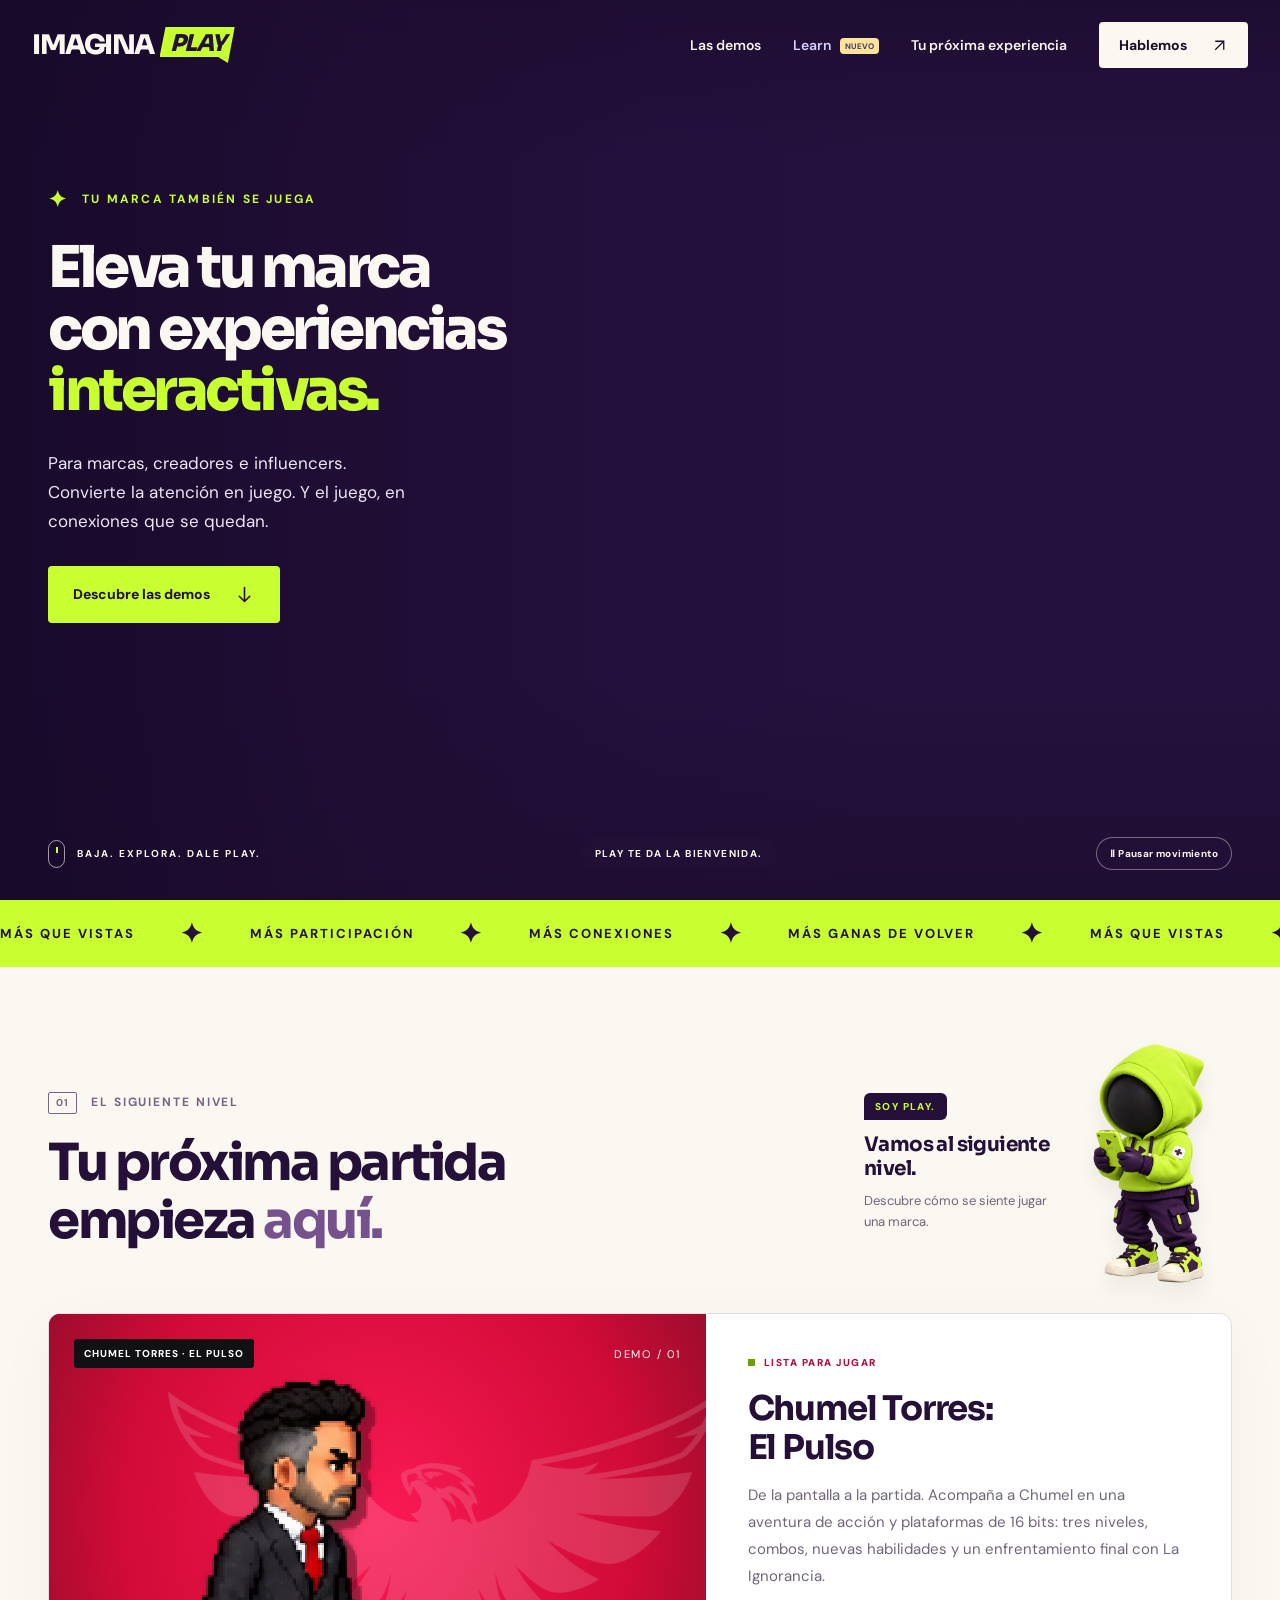
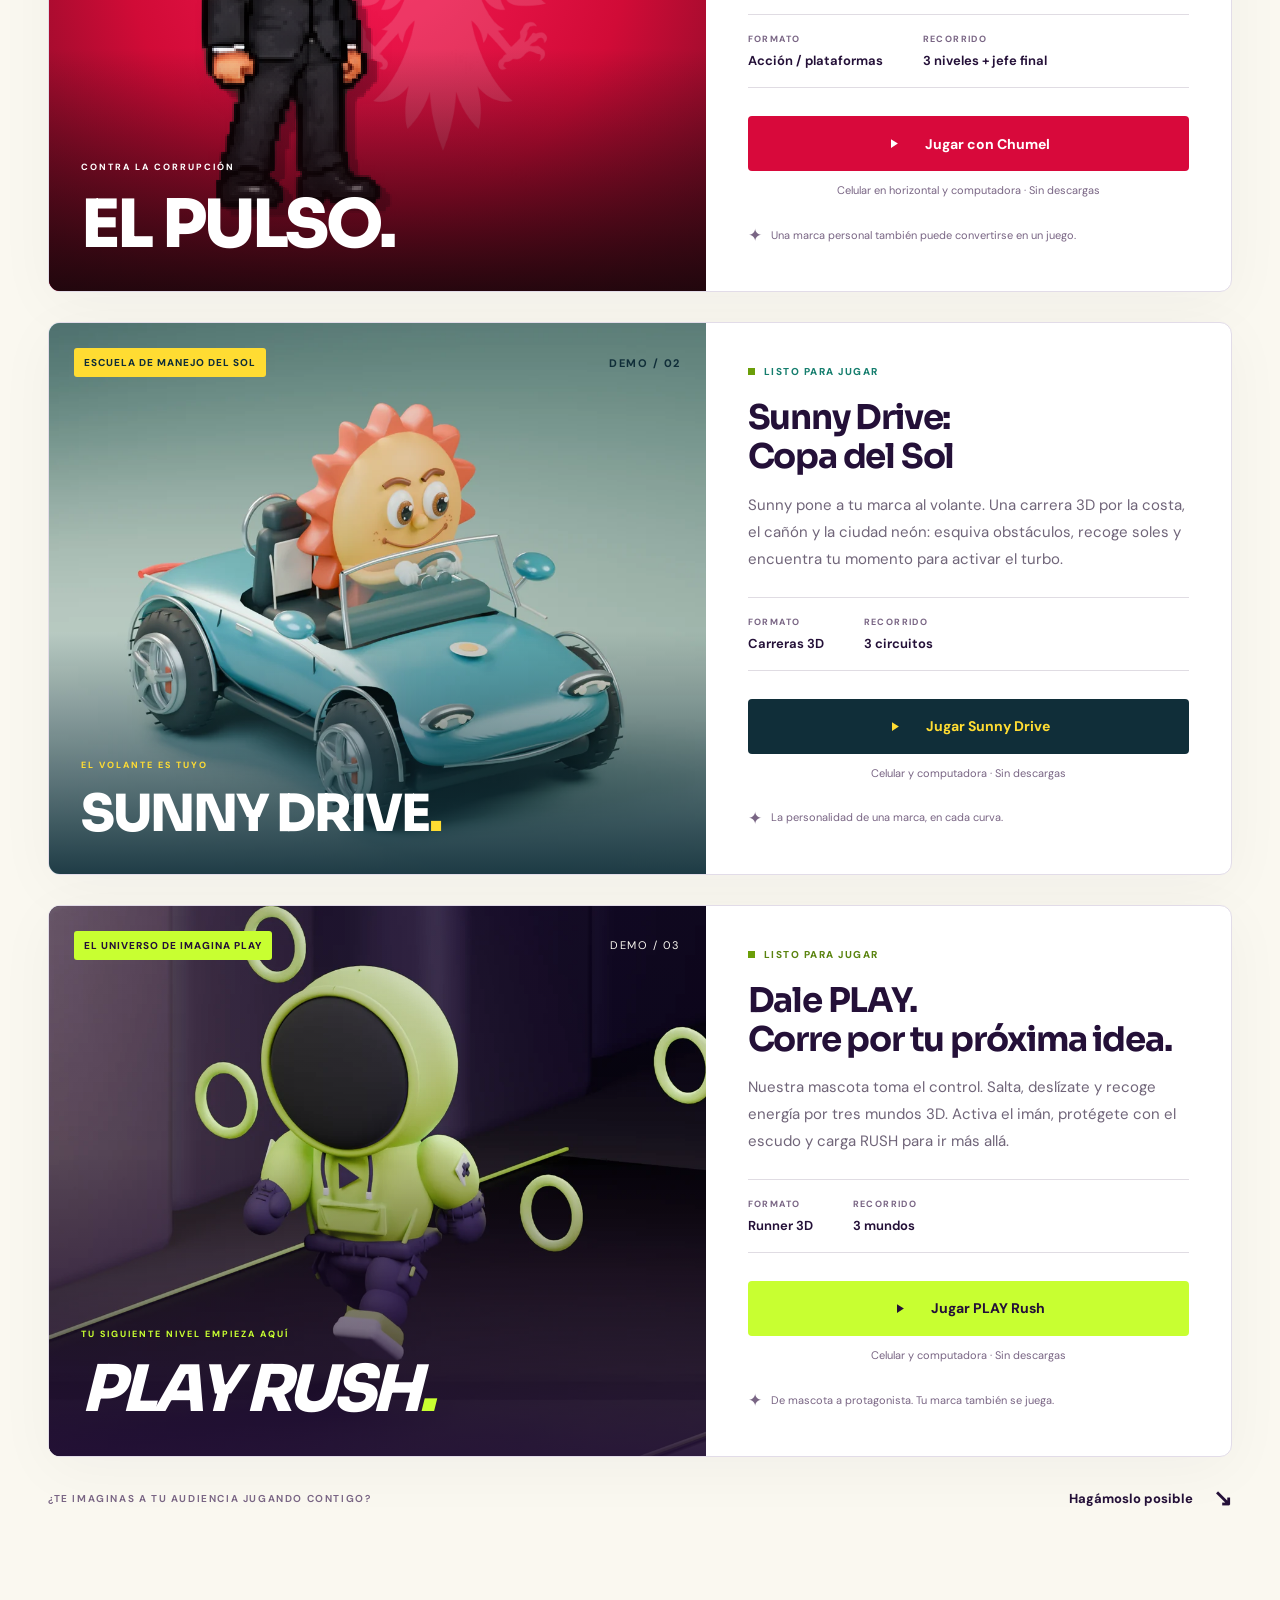
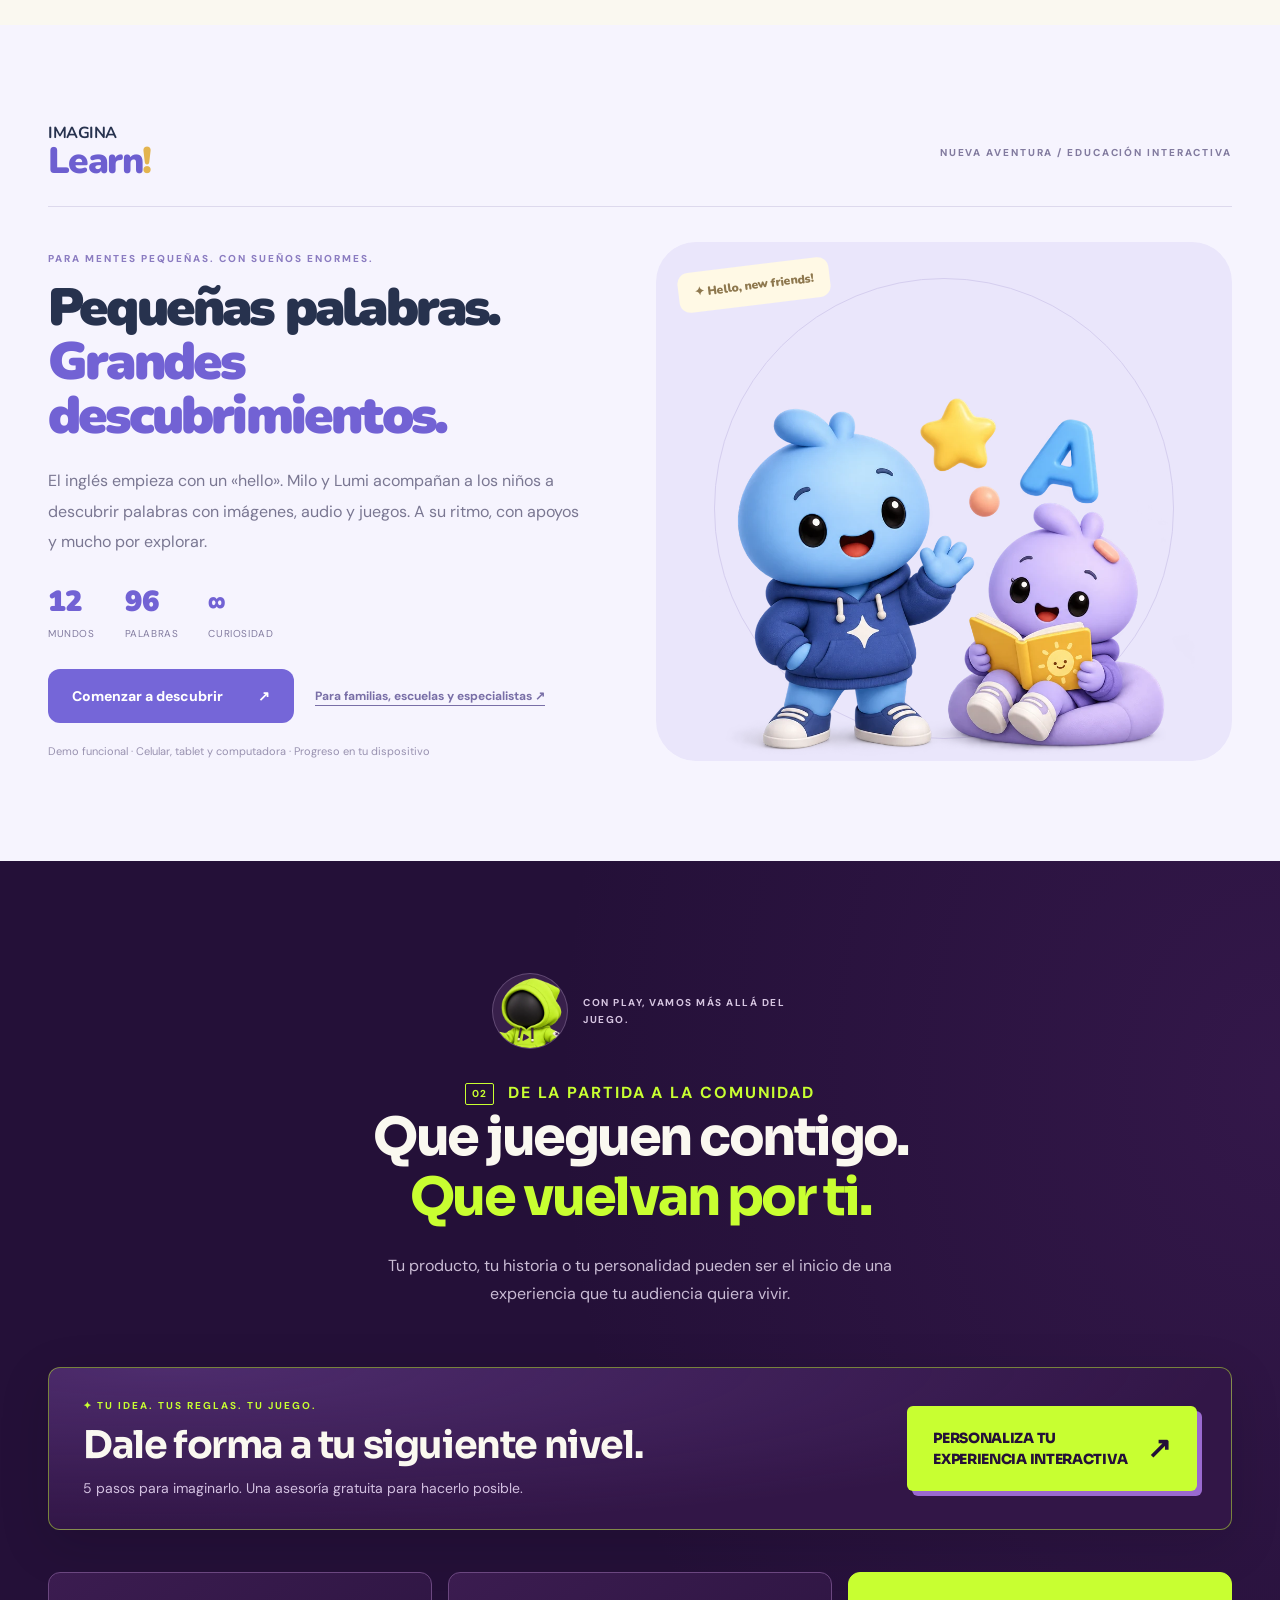
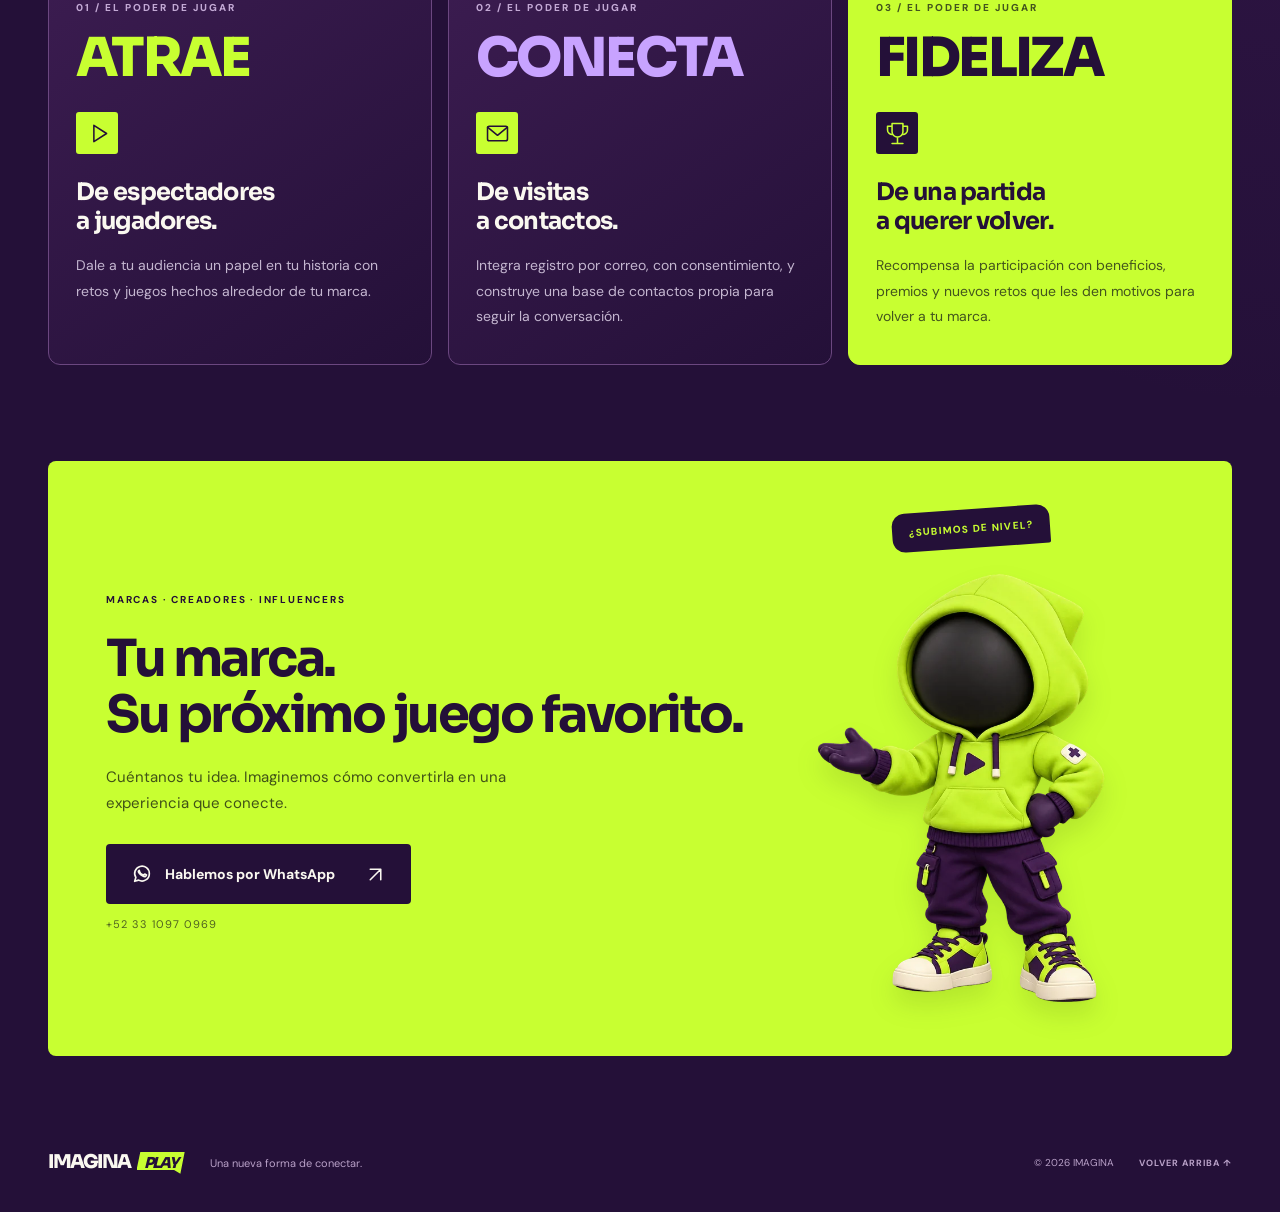
<file: index.html>
<!doctype html>
<html lang="es-MX">
<head>
  <meta charset="utf-8"><meta name="viewport" content="width=device-width, initial-scale=1">
  <meta name="theme-color" content="#241038">
  <meta name="description" content="Eleva tu marca con experiencias interactivas. Videojuegos para marcas, creadores e influencers que convierten la atención en participación y comunidad.">
  <meta property="og:title" content="IMAGINA PLAY — Tu marca también se juega">
  <meta property="og:description" content="Experiencias interactivas para marcas, creadores e influencers. Descubre las demos y lleva tu próxima idea al juego.">
  <meta property="og:type" content="website"><meta property="og:url" content="https://imagina-play.github.io/">
  <meta property="og:locale" content="es_MX"><meta property="og:site_name" content="IMAGINA PLAY">
  <meta property="og:image" content="https://imagina-play.github.io/assets/share-play.jpg">
  <meta property="og:image:width" content="1200"><meta property="og:image:height" content="675">
  <meta property="og:image:alt" content="Play te da la bienvenida a IMAGINA PLAY, bajo una consola gigante en una ciudad de formas suaves.">
  <meta name="twitter:card" content="summary_large_image">
  <title>IMAGINA PLAY — Experiencias que conectan</title>
  <link rel="icon" type="image/svg+xml" href="assets/favicon.svg">
  <link rel="stylesheet" href="styles.css">
  <link rel="stylesheet" href="play.css">
  <link rel="stylesheet" href="interactive.css">
  <link rel="stylesheet" href="sunny-card.css">
  <link rel="stylesheet" href="rush-card.css">
  <link rel="stylesheet" href="chumel-card.css">
  <link rel="stylesheet" href="learn-section.css">
  <script src="site-config.js?v=chumel-1" defer></script><script src="script.js?v=chumel-1" defer></script><script src="interactive.js" defer></script>
</head>
<body>
  <a class="skip-link" href="#contenido">Saltar al contenido</a>
  <header class="site-header"><div class="nav-shell">
    <a class="brand" href="#inicio" aria-label="Imagina Play, inicio"><span class="brand-name">IMAGINA</span><span class="brand-play">PLAY</span></a>
    <nav class="desktop-nav" aria-label="Navegación principal"><a href="#demos">Las demos</a><a class="learn-nav" href="#learn">Learn <span>NUEVO</span></a><a href="#conexion">Tu próxima experiencia</a></nav>
    <a class="nav-contact whatsapp-link" href="https://wa.me/523310970969" target="_blank" rel="noopener noreferrer">Hablemos <svg viewBox="0 0 24 24" aria-hidden="true"><path d="M6 18 18 6M6 6h12v12"/></svg></a>
    <button class="menu-toggle" aria-label="Abrir menú" aria-expanded="false" aria-controls="mobile-nav"><span></span><span></span></button>
  </div><nav class="mobile-nav" id="mobile-nav" aria-label="Navegación móvil" hidden><a href="#demos">Las demos</a><a class="learn-nav" href="#learn">Learn <span>NUEVO</span></a><a href="#conexion">Tu próxima experiencia</a><a class="whatsapp-link" href="https://wa.me/523310970969" target="_blank" rel="noopener noreferrer">Escríbenos por WhatsApp ↗</a></nav></header>
  <main id="contenido">
    <section class="hero" id="inicio" aria-labelledby="hero-title">
      <picture class="hero-art"><source media="(max-width: 600px)" srcset="assets/hero-play-mobile.webp"><img src="assets/hero-play.webp" alt="Play, la mascota de capucha lima y rostro negro mate, te recibe bajo una consola gigante en una ciudad futurista de formas suaves." width="1672" height="941" fetchpriority="high" decoding="async"></picture><video class="hero-video" id="hero-video" muted loop playsinline preload="none" aria-hidden="true" disablepictureinpicture></video><div class="hero-shade"></div>
      <div class="hero-content page-width"><p class="eyebrow hero-eyebrow"><span aria-hidden="true">✦</span> TU MARCA TAMBIÉN SE JUEGA</p><h1 id="hero-title">Eleva tu marca <br> con experiencias <br> <span>interactivas.</span></h1><p class="hero-copy">Para marcas, creadores e influencers. <br> Convierte la atención en juego. Y el juego, en conexiones que se quedan.</p><a class="button button-lime" href="#demos">Descubre las demos <svg viewBox="0 0 24 24" aria-hidden="true"><path d="M12 4v16m-6-6 6 6 6-6"/></svg></a></div>
      <div class="hero-bottom page-width"><a class="scroll-cue" href="#demos"><span class="scroll-track" aria-hidden="true"><i></i></span> BAJA. EXPLORA. DALE PLAY.</a><span class="hero-coordinate">PLAY TE DA LA BIENVENIDA.</span><button type="button" class="motion-toggle" id="motion-toggle" aria-pressed="false">Ⅱ Pausar movimiento</button></div>
    </section>
    <div class="marquee-strip" aria-hidden="true"><div class="marquee-track"><div class="marquee-group"><b>MÁS QUE VISTAS</b><i>✦</i><b>MÁS PARTICIPACIÓN</b><i>✦</i><b>MÁS CONEXIONES</b><i>✦</i><b>MÁS GANAS DE VOLVER</b><i>✦</i></div><div class="marquee-group"><b>MÁS QUE VISTAS</b><i>✦</i><b>MÁS PARTICIPACIÓN</b><i>✦</i><b>MÁS CONEXIONES</b><i>✦</i><b>MÁS GANAS DE VOLVER</b><i>✦</i></div></div></div>
    <section class="demos-section section-pad" id="demos" aria-labelledby="demos-title"><div class="page-width">
      <div class="section-intro"><div><p class="eyebrow"><span class="section-number">01</span> EL SIGUIENTE NIVEL</p><h2 id="demos-title">Tu próxima partida<br> empieza <em>aquí.</em></h2></div><div class="play-demo-guide"><div class="play-guide-copy"><span class="play-signature">SOY PLAY.</span><p>Vamos al siguiente nivel.</p><span>Descubre cómo se siente jugar una marca.</span></div><img class="play-gaming" src="assets/play-jugando.webp" alt="Play jugando con su consola portátil." width="600" height="800" loading="lazy" decoding="async"></div></div>
      <article class="demo-feature chumel-demo" id="demo-chumel"><div class="demo-cover"><div class="pulso-cover-art" role="img" aria-label="Chumel en pixel art, protagonista de El Pulso: Contra la Corrupción, con la identidad roja, blanca y negra del juego."><img class="pulso-watermark" src="games/chumel/assets/pulso-eagle.webp" alt="" loading="lazy" decoding="async" width="1536" height="1024"><div class="pulso-character" aria-hidden="true"></div></div><div class="cover-shade"></div><div class="cover-top"><span class="pill">CHUMEL TORRES · EL PULSO</span><span class="cover-index">DEMO / 01</span></div><div class="cover-title"><span>CONTRA LA CORRUPCIÓN</span><strong>EL PULSO<span class="lime-period">.</span></strong></div></div><div class="demo-info"><div class="demo-status is-ready"><span class="status-square"></span><span id="demo-status-label">LISTO PARA JUGAR</span></div><h3>Chumel Torres:<br>El Pulso</h3><p class="demo-description">De la pantalla a la partida. Acompaña a Chumel en una aventura de acción y plataformas de 16 bits: tres niveles, combos, nuevas habilidades y un enfrentamiento final con La Ignorancia.</p><dl class="game-facts"><div><dt>FORMATO</dt><dd>Acción / plataformas</dd></div><div><dt>RECORRIDO</dt><dd>3 niveles + jefe final</dd></div></dl><a class="button demo-play" id="play-chumel" href="games/chumel/" aria-describedby="demo-availability"><svg viewBox="0 0 24 24" aria-hidden="true"><path d="m8 5 11 7-11 7Z"/></svg><span>Jugar con Chumel</span></a><p class="demo-availability" id="demo-availability">Celular en horizontal y computadora · Sin descargas</p><div class="demo-footnote"><span aria-hidden="true">✦</span> Una marca personal también puede convertirse en un juego.</div></div></article>
      <article class="demo-feature sunny-demo"><div class="demo-cover"><img src="games/sunny-drive/sunny-cover-v4.webp" alt="Sunny, la mascota de Escuela de Manejo del Sol, sentado al volante de su convertible turquesa modelado en 3D." width="1200" height="900" loading="lazy" decoding="async"><div class="cover-shade"></div><div class="cover-top"><span class="pill">ESCUELA DE MANEJO DEL SOL</span><span class="cover-index">DEMO / 02</span></div><div class="cover-title"><span>EL VOLANTE ES TUYO</span><strong>SUNNY DRIVE<span class="lime-period">.</span></strong></div></div><div class="demo-info"><div class="demo-status is-ready"><span class="status-square"></span><span>LISTO PARA JUGAR</span></div><h3>Sunny Drive:<br>Copa del Sol</h3><p class="demo-description">Sunny pone a tu marca al volante. Una carrera 3D por la costa, el cañón y la ciudad neón: esquiva obstáculos, recoge soles y encuentra tu momento para activar el turbo.</p><dl class="game-facts"><div><dt>FORMATO</dt><dd>Carreras 3D</dd></div><div><dt>RECORRIDO</dt><dd>3 circuitos</dd></div></dl><a class="button button-dark demo-play" href="games/sunny-drive/"><svg viewBox="0 0 24 24" aria-hidden="true"><path d="m8 5 11 7-11 7Z"/></svg><span>Jugar Sunny Drive</span></a><p class="demo-availability">Celular y computadora · Sin descargas</p><div class="demo-footnote"><span aria-hidden="true">✦</span> La personalidad de una marca, en cada curva.</div></div></article>
      <article class="demo-feature rush-demo"><div class="demo-cover"><img src="games/play-rush/play-cover.webp" alt="Play, con capucha lima y rostro negro mate, corriendo entre fichas de energía por una ciudad 3D." width="1200" height="900" loading="lazy" decoding="async"><div class="cover-shade"></div><div class="cover-top"><span class="pill">EL UNIVERSO DE IMAGINA PLAY</span><span class="cover-index">DEMO / 03</span></div><div class="cover-title"><span>TU SIGUIENTE NIVEL EMPIEZA AQUÍ</span><strong>PLAY RUSH<span class="lime-period">.</span></strong></div></div><div class="demo-info"><div class="demo-status is-ready"><span class="status-square"></span><span>LISTO PARA JUGAR</span></div><h3>Dale PLAY.<br>Corre por tu próxima idea.</h3><p class="demo-description">Nuestra mascota toma el control. Salta, deslízate y recoge energía por tres mundos 3D. Activa el imán, protégete con el escudo y carga RUSH para ir más allá.</p><dl class="game-facts"><div><dt>FORMATO</dt><dd>Runner 3D</dd></div><div><dt>RECORRIDO</dt><dd>3 mundos</dd></div></dl><a class="button demo-play" href="games/play-rush/"><svg viewBox="0 0 24 24" aria-hidden="true"><path d="m8 5 11 7-11 7Z"/></svg><span>Jugar PLAY Rush</span></a><p class="demo-availability">Celular y computadora · Sin descargas</p><div class="demo-footnote"><span aria-hidden="true">✦</span> De mascota a protagonista. Tu marca también se juega.</div></div></article>
      <div class="demo-after"><span>¿TE IMAGINAS A TU AUDIENCIA JUGANDO CONTIGO?</span><a href="#conexion">Hagámoslo posible <span aria-hidden="true">↘</span></a></div>
    </div></section>
    <section class="learn-showcase" id="learn" aria-labelledby="learn-title"><div class="page-width"><div class="learn-heading"><a class="learn-lockup" href="learn/" aria-label="Entrar a IMAGINA Learn"><b>IMAGINA</b>Learn<i>!</i></a><span>NUEVA AVENTURA / EDUCACIÓN INTERACTIVA</span></div><div class="learn-content"><div><p class="learn-eyebrow">PARA MENTES PEQUEÑAS. CON SUEÑOS ENORMES.</p><h2 id="learn-title">Pequeñas palabras.<br><em>Grandes descubrimientos.</em></h2><p class="learn-description">El inglés empieza con un «hello». Milo y Lumi acompañan a los niños a descubrir palabras con imágenes, audio y juegos. A su ritmo, con apoyos y mucho por explorar.</p><div class="learn-metrics"><div><b>12</b><span>MUNDOS</span></div><div><b>96</b><span>PALABRAS</span></div><div><b>∞</b><span>CURIOSIDAD</span></div></div><div class="learn-actions"><a class="learn-open" href="learn/">Comenzar a descubrir <span aria-hidden="true">↗</span></a><a class="learn-for-adults" href="learn/#families">Para familias, escuelas y especialistas ↗</a></div><p class="learn-note">Demo funcional · Celular, tablet y computadora · Progreso en tu dispositivo</p></div><div class="learn-visual"><span class="learn-tag">✦ Hello, new friends!</span><img src="learn/assets/milo-lumi.webp" alt="Milo y Lumi, los nuevos compañeros de IMAGINA Learn." width="1100" height="733" loading="lazy" decoding="async"></div></div></div></section>
    <section class="connection-section section-pad" id="conexion" aria-labelledby="connection-title"><div class="page-width">
      <div class="connection-heading"><div class="play-community"><span class="play-avatar"><img src="assets/play-presentando.webp" alt="Play, tu compañero de juego." width="600" height="800" loading="lazy" decoding="async"></span><span>CON PLAY, VAMOS MÁS ALLÁ DEL JUEGO.</span></div><p class="eyebrow"><span class="section-number">02</span> DE LA PARTIDA A LA COMUNIDAD</p><h2 id="connection-title">Que jueguen contigo.<br> <span>Que vuelvan por ti.</span></h2><p>Tu producto, tu historia o tu personalidad pueden ser el inicio de una experiencia que tu audiencia quiera vivir.</p></div>
      <aside class="personalize-banner" aria-labelledby="personalize-title"><div><p class="eyebrow">✦ TU IDEA. TUS REGLAS. TU JUEGO.</p><h3 id="personalize-title">Dale forma a tu siguiente nivel.</h3><p>5 pasos para imaginarlo. Una asesoría gratuita para hacerlo posible.</p></div><button type="button" class="button button-lime personalize-button" data-open-experience>PERSONALIZA TU<br> EXPERIENCIA INTERACTIVA <span aria-hidden="true">↗</span></button></aside>
      <div class="benefits">
        <article><span class="benefit-index"><small>01 / EL PODER DE JUGAR</small>ATRAE</span><div class="benefit-icon" aria-hidden="true"><svg viewBox="0 0 32 32"><path d="m12 7 14 9-14 9Z"/></svg></div><h3>De espectadores<br> a jugadores.</h3><p>Dale a tu audiencia un papel en tu historia con retos y juegos hechos alrededor de tu marca.</p></article>
        <article><span class="benefit-index"><small>02 / EL PODER DE JUGAR</small>CONECTA</span><div class="benefit-icon" aria-hidden="true"><svg viewBox="0 0 32 32"><rect x="5" y="8" width="22" height="16" rx="2"/><path d="m5 9 11 9L27 9"/></svg></div><h3>De visitas<br> a contactos.</h3><p>Integra registro por correo, con consentimiento, y construye una base de contactos propia para seguir la conversación.</p></article>
        <article><span class="benefit-index"><small>03 / EL PODER DE JUGAR</small>FIDELIZA</span><div class="benefit-icon" aria-hidden="true"><svg viewBox="0 0 32 32"><path d="M10 5h12v9a6 6 0 0 1-12 0ZM10 8H5v4a5 5 0 0 0 6 5M22 8h5v4a5 5 0 0 1-6 5M16 20v7M10 27h12"/></svg></div><h3>De una partida<br> a querer volver.</h3><p>Recompensa la participación con beneficios, premios y nuevos retos que les den motivos para volver a tu marca.</p></article>
      </div>
      <div class="contact-panel"><div class="contact-copy"><p class="eyebrow">MARCAS · CREADORES · INFLUENCERS</p><h2>Tu marca.<br> Su próximo <em>juego favorito.</em></h2><p>Cuéntanos tu idea. Imaginemos cómo convertirla en una experiencia que conecte.</p><a class="button button-dark whatsapp-link contact-cta" href="https://wa.me/523310970969" target="_blank" rel="noopener noreferrer"><svg viewBox="0 0 24 24" aria-hidden="true"><path d="M20 11.6a8 8 0 0 1-11.7 7.1L4 20l1.3-4.2A8 8 0 1 1 20 11.6Z"/><path d="M9 8c.5 3 2 4.5 5 5l1-1 2 1c-.5 2-2 2.5-4.5 1S8 11 8 9Z"/></svg>Hablemos por WhatsApp<svg viewBox="0 0 24 24" aria-hidden="true"><path d="M6 18 18 6M6 6h12v12"/></svg></a><span class="contact-number">+52 33 1097 0969</span></div><div class="contact-graphic"><span class="play-invitation">¿SUBIMOS DE NIVEL?</span><img src="assets/play-presentando.webp" alt="Play te invita a crear tu próxima experiencia interactiva." width="600" height="800" loading="lazy" decoding="async"></div></div>
    </div></section>
  </main>
  <footer class="site-footer page-width"><a class="brand" href="#inicio" aria-label="Imagina Play, volver al inicio"><span class="brand-name">IMAGINA</span><span class="brand-play">PLAY</span></a><p>Una nueva forma de conectar.</p><span>© <span id="year">2026</span> IMAGINA</span><a href="#inicio" class="back-top">VOLVER ARRIBA ↑</a></footer>
  <dialog class="game-dialog" id="game-dialog" aria-labelledby="game-title"><div class="game-dialog-header"><div><span class="eyebrow">IMAGINA PLAY / DEMO</span><h2 id="game-title">Chumel Torres</h2></div><button class="dialog-close" type="button" aria-label="Cerrar juego">×</button></div><div class="game-frame-wrap" id="game-frame-wrap"></div><p class="game-dialog-note">Los controles e instrucciones se muestran dentro del juego.</p></dialog>
  <dialog id="experience-dialog" class="quiz-dialog" aria-labelledby="quiz-heading"><div class="quiz-shell"><header class="quiz-header"><div><p>IMAGINA PLAY / TU SIGUIENTE NIVEL</p><h2 id="quiz-heading">Personaliza tu experiencia</h2></div><button type="button" class="quiz-close" id="quiz-close" aria-label="Cerrar formulario">×</button></header><progress class="quiz-progress" id="quiz-progress" max="5" value="1" aria-label="Progreso del formulario"></progress><form id="experience-form" novalidate><div class="quiz-body"><div class="quiz-status" id="quiz-status" aria-live="polite">PASO 1 DE 5</div><section class="quiz-stage" aria-labelledby="quiz-title-0"><h3 id="quiz-title-0" tabindex="-1">¿Tu marca tiene personaje o mascota interactiva?</h3><p>Toda gran aventura empieza con alguien que la haga suya.</p><fieldset class="quiz-options mascot-options" aria-label="Personaje o mascota"><label class="quiz-option"><input type="radio" name="mascota" value="Sí"><span>Sí</span></label><label class="quiz-option"><input type="radio" name="mascota" value="No"><span>No</span></label><label class="quiz-option"><input type="radio" name="mascota" value="Quiero una"><span>Quiero una</span></label></fieldset></section>
<section class="quiz-stage" aria-labelledby="quiz-title-1" hidden><h3 id="quiz-title-1" tabindex="-1">¿De qué rubro es tu marca?</h3><p>Elige la opción que mejor describe tu universo.</p><fieldset class="quiz-options " aria-label="Rubro de tu marca"><label class="quiz-option"><input type="radio" name="rubro" value="Marca personal / influencer"><span>Marca personal / influencer</span></label><label class="quiz-option"><input type="radio" name="rubro" value="Alimentos y bebidas"><span>Alimentos y bebidas</span></label><label class="quiz-option"><input type="radio" name="rubro" value="Moda y accesorios"><span>Moda y accesorios</span></label><label class="quiz-option"><input type="radio" name="rubro" value="Belleza y cuidado personal"><span>Belleza y cuidado personal</span></label><label class="quiz-option"><input type="radio" name="rubro" value="Salud y bienestar"><span>Salud y bienestar</span></label><label class="quiz-option"><input type="radio" name="rubro" value="Deportes y fitness"><span>Deportes y fitness</span></label><label class="quiz-option"><input type="radio" name="rubro" value="Tecnología y software"><span>Tecnología y software</span></label><label class="quiz-option"><input type="radio" name="rubro" value="Educación y formación"><span>Educación y formación</span></label><label class="quiz-option"><input type="radio" name="rubro" value="Turismo y hotelería"><span>Turismo y hotelería</span></label><label class="quiz-option"><input type="radio" name="rubro" value="Entretenimiento y eventos"><span>Entretenimiento y eventos</span></label><label class="quiz-option"><input type="radio" name="rubro" value="Automotriz y movilidad"><span>Automotriz y movilidad</span></label><label class="quiz-option"><input type="radio" name="rubro" value="Inmobiliario y construcción"><span>Inmobiliario y construcción</span></label><label class="quiz-option"><input type="radio" name="rubro" value="Comercio y e-commerce"><span>Comercio y e-commerce</span></label><label class="quiz-option"><input type="radio" name="rubro" value="Servicios profesionales"><span>Servicios profesionales</span></label><label class="quiz-option"><input type="radio" name="rubro" value="Mascotas y animales"><span>Mascotas y animales</span></label></fieldset></section>
<section class="quiz-stage" aria-labelledby="quiz-title-2" hidden><h3 id="quiz-title-2" tabindex="-1">¿Qué tipo de videojuego te gustaría?</h3><p>Imagina a tu audiencia entrando en esta experiencia.</p><fieldset class="quiz-options two-cols" aria-label="Tipo de videojuego"><label class="quiz-option"><input type="radio" name="juego" value="Sidescroller / plataformas"><span>Sidescroller / plataformas</span></label><label class="quiz-option"><input type="radio" name="juego" value="Carreras"><span>Carreras</span></label><label class="quiz-option"><input type="radio" name="juego" value="Golfito / minigolf"><span>Golfito / minigolf</span></label><label class="quiz-option"><input type="radio" name="juego" value="Mundo abierto"><span>Mundo abierto</span></label><label class="quiz-option"><input type="radio" name="juego" value="Peleas"><span>Peleas</span></label><label class="quiz-option"><input type="radio" name="juego" value="Shooter"><span>Shooter</span></label><label class="quiz-option"><input type="radio" name="juego" value="Puzles / rompecabezas"><span>Puzles / rompecabezas</span></label><label class="quiz-option"><input type="radio" name="juego" value="Trivia / preguntas"><span>Trivia / preguntas</span></label><label class="quiz-option"><input type="radio" name="juego" value="Endless runner"><span>Endless runner</span></label><label class="quiz-option"><input type="radio" name="juego" value="Deportes"><span>Deportes</span></label></fieldset></section>
<section class="quiz-stage" aria-labelledby="quiz-title-3" hidden><h3 id="quiz-title-3" tabindex="-1">¿Qué recompensa te gustaría dar?</h3><p>Un buen motivo para jugar. Una gran razón para volver.</p><fieldset class="quiz-options two-cols" aria-label="Recompensa para usuarios"><label class="quiz-option"><input type="radio" name="recompensa" value="Código de descuento"><span>Código de descuento</span></label><label class="quiz-option"><input type="radio" name="recompensa" value="Puntos de lealtad"><span>Puntos de lealtad</span></label><label class="quiz-option"><input type="radio" name="recompensa" value="Producto o muestra gratis"><span>Producto o muestra gratis</span></label><label class="quiz-option"><input type="radio" name="recompensa" value="Contenido o acceso exclusivo"><span>Contenido o acceso exclusivo</span></label><label class="quiz-option"><input type="radio" name="recompensa" value="Participación en un sorteo"><span>Participación en un sorteo</span></label></fieldset></section>
<section class="quiz-stage" aria-labelledby="quiz-title-4" hidden><span class="quiz-gift">✦ ASESORÍA GRATUITA DESBLOQUEADA</span><h3 id="quiz-title-4" tabindex="-1">¡Felicidades!<br>Te ganaste una asesoría gratuita.</h3><p>Deja tu correo y te contactaremos para agendar tu asesoría por WhatsApp, correo o videollamada.</p><label class="quiz-field-label" for="quiz-email">¿Cuál es tu correo?</label><input class="quiz-email" id="quiz-email" name="correo" type="email" required autocomplete="email" inputmode="email" maxlength="254" placeholder="hola@tumarca.com" aria-describedby="quiz-error"><p class="quiz-contact-label">Prefiero mi asesoría por:</p><fieldset class="quiz-options quiz-contact-options" aria-label="Medio de contacto preferido"><label class="quiz-option"><input type="radio" name="contacto" value="WhatsApp" checked><span>WhatsApp</span></label><label class="quiz-option"><input type="radio" name="contacto" value="Correo"><span>Correo</span></label><label class="quiz-option"><input type="radio" name="contacto" value="Videollamada"><span>Videollamada</span></label></fieldset><label class="quiz-consent"><input type="checkbox" name="consentimiento" required><span>Acepto que IMAGINA PLAY use mi correo y estas respuestas para contactarme sobre esta asesoría.</span></label><p class="quiz-privacy">Al terminar podrás revisar tus respuestas y enviarlas por WhatsApp a IMAGINA PLAY.</p></section>
<section class="quiz-stage" aria-labelledby="quiz-title-5" hidden><span class="quiz-gift">✦ AHORA SÍ, DALE PLAY A TU IDEA</span><h3 id="quiz-title-5" tabindex="-1">Tu próxima experiencia<br>empieza con este mensaje.</h3><p>Revisa tu selección. Estamos listos para imaginarla contigo.</p><dl id="quiz-review" class="quiz-review"></dl><a id="quiz-whatsapp" class="button button-lime quiz-whatsapp" target="_blank" rel="noopener noreferrer">Enviar mis respuestas por WhatsApp ↗</a><p class="quiz-send-note">Se abrirá WhatsApp con tu correo y tus respuestas. Pulsa «Enviar» allí para que nos lleguen y podamos agendar tu asesoría.</p></section>
<p class="quiz-error" id="quiz-error" role="alert"></p></div><footer class="quiz-footer"><button type="button" class="quiz-back" id="quiz-back" hidden>← Atrás</button><button type="submit" class="button button-dark quiz-next" id="quiz-next">Siguiente →</button></footer></form></div></dialog>
</body></html>
</file>
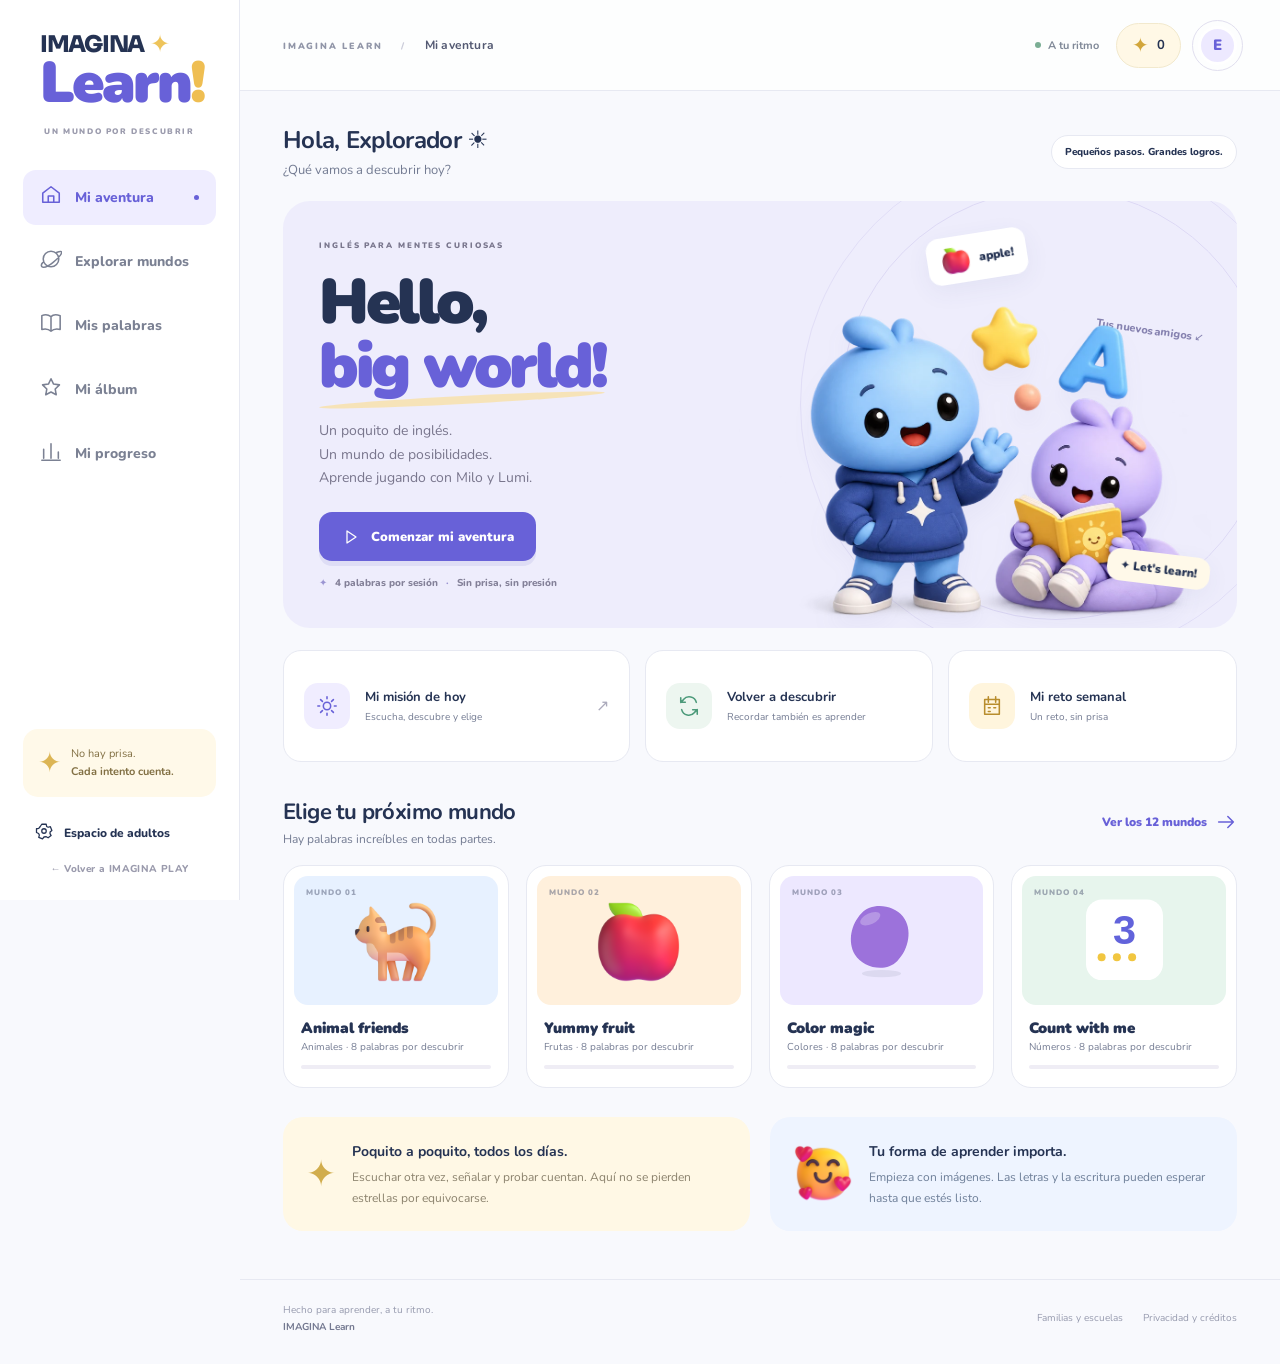
<file: learn/index.html>
<!doctype html>
<html lang="es-MX"><head><meta charset="utf-8"><meta name="viewport" content="width=device-width,initial-scale=1,viewport-fit=cover"><meta name="theme-color" content="#f8f9ff"><meta name="description" content="Pequeñas palabras. Grandes descubrimientos. Inglés para niños con imágenes, audio, juegos y práctica a su ritmo. Conoce IMAGINA Learn."><meta property="og:title" content="IMAGINA Learn · Un mundo por descubrir"><meta property="og:description" content="96 palabras, 12 mundos y dos nuevos amigos. Descubre una forma amable de aprender inglés jugando."><meta property="og:image" content="https://imagina-play.github.io/learn/assets/milo-lumi.webp"><meta property="og:type" content="website"><title>IMAGINA Learn · Pequeñas palabras, grandes descubrimientos</title><link rel="icon" href="assets/spark.svg" type="image/svg+xml"><link rel="stylesheet" href="learn.css?v=1"><link rel="preload" as="font" type="font/woff2" href="assets/nunito.woff2" crossorigin><link rel="preload" as="image" href="assets/milo-lumi.webp"><script src="core.js?v=1" defer></script><script src="lesson.js?v=1" defer></script><script src="app.js?v=1" defer></script></head>
<body><a class="skip" href="#main">Saltar al contenido</a><div class="app-shell"><aside class="sidebar"><a class="learn-brand" href="#home" aria-label="IMAGINA Learn, inicio"><span class="brand-imagina">IMAGINA<span class="brand-spark">✦</span></span><span class="brand-learn">Learn<span>!</span></span></a><p class="sidebar-caption">UN MUNDO POR DESCUBRIR</p><nav class="main-nav" aria-label="Tu aventura"><a href="#home" data-nav="home"><span data-icon="home"></span>Mi aventura</a><a href="#worlds" data-nav="worlds"><span data-icon="planet"></span>Explorar mundos</a><a href="#words" data-nav="words"><span data-icon="book"></span>Mis palabras</a><a href="#album" data-nav="album"><span data-icon="star"></span>Mi álbum</a><a href="#progress" data-nav="progress"><span data-icon="chart"></span>Mi progreso</a></nav><div class="sidebar-bottom"><div class="kind-note"><span>✦</span><p>No hay prisa.<br><strong>Cada intento cuenta.</strong></p></div><button class="adult-access" data-action="adult"><span data-icon="settings"></span>Espacio de adultos</button><a class="back-play" href="../">← Volver a IMAGINA PLAY</a></div></aside><div class="content-shell"><header class="topbar"><a class="mobile-brand" href="#home">IMAGINA <b>Learn!</b></a><div class="breadcrumb">IMAGINA LEARN <span>/</span> <b id="view-label">Mi aventura</b></div><div class="top-actions"><span class="local-tag"><i></i> A tu ritmo</span><button class="star-balance" data-action="album" aria-label="Ver mis estrellas"><span>✦</span><b id="stars">0</b></button><button class="profile-button" data-action="profile" aria-label="Cambiar explorador"><span id="profile-initial">E</span></button></div></header><main id="main" tabindex="-1"><div class="loading-card"><span class="loading-spark">✦</span><h1>Preparando tu aventura…</h1><p>Milo y Lumi ya vienen.</p></div></main><footer class="app-footer"><span>Hecho para aprender, a tu ritmo. <b>IMAGINA Learn</b></span><div><a href="#families">Familias y escuelas</a><button data-action="privacy">Privacidad y créditos</button></div></footer></div></div><nav class="bottom-nav" aria-label="Navegación móvil"><a href="#home" data-nav="home"><span data-icon="home"></span><small>Inicio</small></a><a href="#worlds" data-nav="worlds"><span data-icon="planet"></span><small>Mundos</small></a><a href="#words" data-nav="words"><span data-icon="book"></span><small>Palabras</small></a><a href="#album" data-nav="album"><span data-icon="star"></span><small>Álbum</small></a><button data-action="adult"><span data-icon="settings"></span><small>Adultos</small></button></nav><dialog id="modal" aria-labelledby="modal-title"><div id="modal-content"></div></dialog><dialog id="lesson" aria-labelledby="lesson-title"><div id="lesson-content"></div></dialog><div id="toast" role="status" aria-live="polite" hidden></div><audio id="vocabulary-audio" src="audio/vocabulary.mp3" preload="metadata"></audio><noscript><div class="noscript">Activa JavaScript para jugar con las palabras y guardar tu progreso.</div></noscript></body></html>
</file>
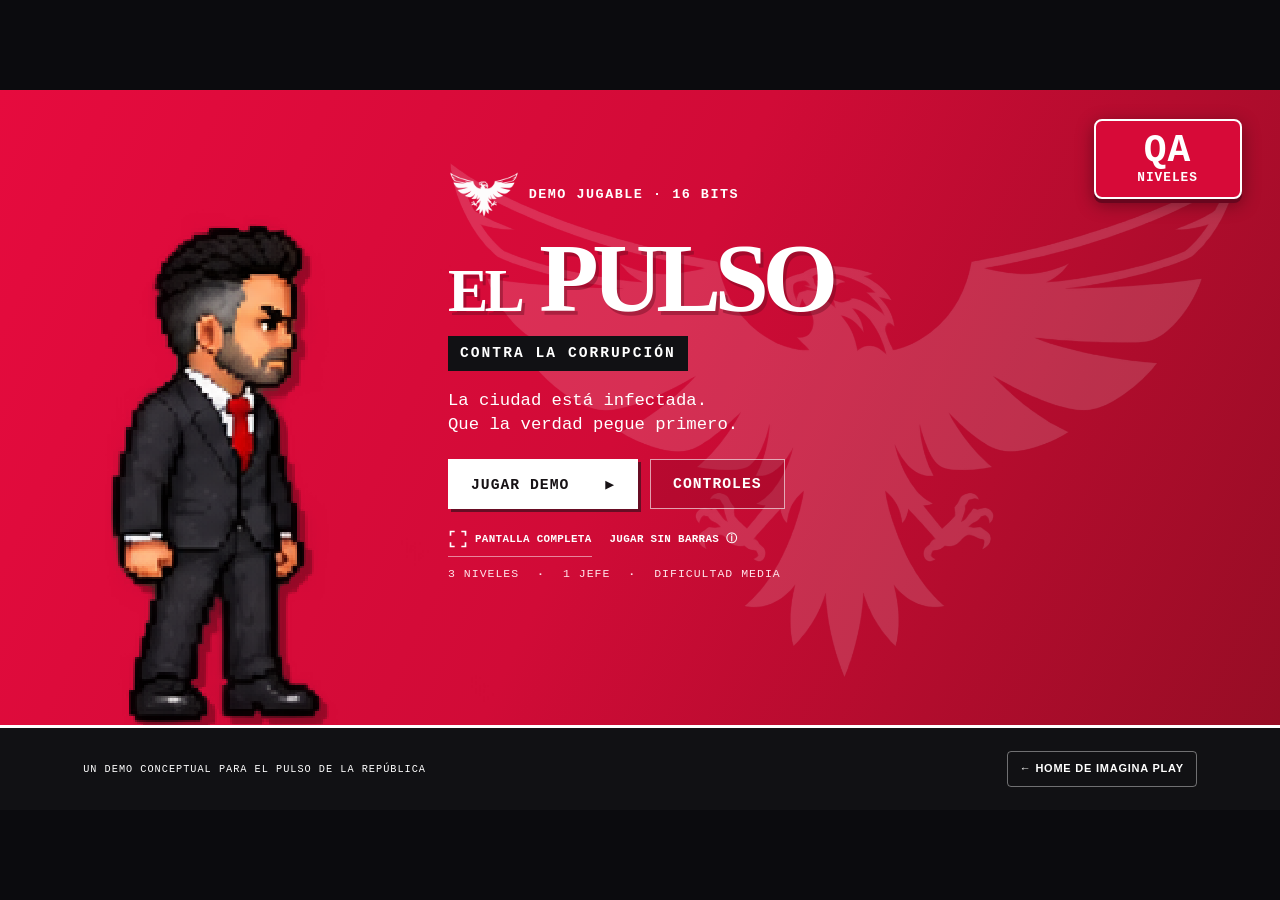
<file: games/chumel/index.html>
<!doctype html>
<html lang="es"><head><meta charset="utf-8"><meta name="viewport" content="width=device-width,initial-scale=1,maximum-scale=1,viewport-fit=cover"><meta name="theme-color" content="#111114"><meta name="apple-mobile-web-app-capable" content="yes"><meta name="apple-mobile-web-app-status-bar-style" content="black-translucent"><meta name="apple-mobile-web-app-title" content="El Pulso"><link rel="manifest" href="manifest.webmanifest?v=9"><link rel="apple-touch-icon" href="assets/app-icon.png?v=7"><meta name="description" content="El Pulso: Contra la Corrupción. Demo de acción retro con tres niveles, combos, doble salto, dash y parry. Juega en horizontal con controles táctiles o teclado."><title>El Pulso · Contra la Corrupción</title><link rel="icon" type="image/webp" href="assets/pulso-eagle.webp?v=4"><link rel="stylesheet" href="style.css?v=9"></head>
<body><main id="game" aria-label="El Pulso: Contra la Corrupción"><canvas id="screen" width="480" height="270" aria-label="Área de juego"></canvas><div class="vignette"></div><button id="qa-open" aria-label="Abrir modo QA" aria-controls="qa-panel" aria-expanded="false" disabled><b>QA</b><span>NIVELES</span></button>
<header id="hud" hidden><div class="player-hud"><div class="hud-name"><img class="hud-eagle" src="assets/pulso-eagle.webp?v=4" alt="El Pulso de la República"> CHUMEL <span id="weapon">PUÑOS</span></div><div id="hearts" aria-label="Salud"></div><div class="energy-track"><i id="energy"></i></div><div id="jump-status">↑ SALTO SIMPLE</div></div><div class="level-hud"><small id="qa-badge" hidden>QA</small><span id="level-count">01 / 03</span><strong id="level-name">LA CALLE NO CALLA</strong><div class="progress-track"><i id="progress"></i></div></div><div class="utility"><button type="button" data-fullscreen aria-label="Pantalla completa" aria-pressed="false"><svg viewBox="0 0 24 24" width="20" height="20" fill="none" stroke="currentColor" stroke-width="2" aria-hidden="true"><path d="M8 3H3v5m13-5h5v5M3 16v5h5m13-5v5h-5"/></svg></button><button id="pause" aria-label="Pausar juego">Ⅱ</button><button id="sound" aria-label="Activar o desactivar sonido">♪</button></div></header>
<div id="boss-hud" hidden><span>LA IGNORANCIA</span><div><i id="boss-health"></i></div></div><div id="notice" role="status" aria-live="polite"></div>
<section id="menu" class="overlay"><img class="brand-watermark" src="assets/pulso-eagle.webp?v=4" alt="" aria-hidden="true"><div class="menu-content"><div class="eyebrow"><img class="menu-eagle" src="assets/pulso-eagle.webp?v=4" alt="Águila de El Pulso de la República"> DEMO JUGABLE · 16 BITS</div><h1><span>EL</span> PULSO<span class="subtitle">CONTRA LA CORRUPCIÓN</span></h1><p class="intro-copy">La ciudad está infectada.<br>Que la verdad pegue primero.</p><div class="menu-actions"><button class="primary" id="start">JUGAR DEMO <span>▶</span></button><button class="secondary" id="how">CONTROLES</button></div><div class="display-options"><button type="button" data-fullscreen aria-pressed="false"><svg viewBox="0 0 24 24" width="20" height="20" fill="none" stroke="currentColor" stroke-width="2" aria-hidden="true"><path d="M8 3H3v5m13-5h5v5M3 16v5h5m13-5v5h-5"/></svg><span data-fullscreen-label>PANTALLA COMPLETA</span></button><button type="button" data-display-help>JUGAR SIN BARRAS <span aria-hidden="true">ⓘ</span></button></div><div class="menu-meta">3 NIVELES <b>·</b> 1 JEFE <b>·</b> DIFICULTAD MEDIA</div></div><div class="hero-art" aria-hidden="true"></div><div class="menu-footer"><span>UN DEMO CONCEPTUAL PARA EL PULSO DE LA REPÚBLICA</span><a class="imagina-home" href="../../#demos">← HOME DE IMAGINA PLAY</a></div></section>
<div id="unlock-banner" role="status" hidden><strong>↑↑ DOBLE SALTO DESBLOQUEADO</strong><span>Pulsa A y vuelve a pulsar A en el aire.<br>Teclado: Espacio dos veces.</span></div><section id="dialog" class="overlay dialog" hidden><div class="panel"><img class="dialog-eagle" src="assets/pulso-eagle.webp?v=4" alt="El Pulso de la República"><div class="eyebrow" id="dialog-eyebrow">PAUSA</div><h2 id="dialog-title">Toma aire.</h2><div id="dialog-body"></div><div class="dialog-actions" id="dialog-actions"></div><a class="imagina-home" href="../../#demos">← HOME DE IMAGINA PLAY</a></div></section>
<section id="qa-panel" class="overlay dialog qa-dialog" role="dialog" aria-modal="true" aria-labelledby="qa-title" hidden><div class="panel"><div class="eyebrow">MODO QA</div><h2 id="qa-title">Elige dónde probar.</h2><div class="qa-copy"><p>Acceso directo con salud completa y dificultad normal.</p><p>El doble salto se activa solo ante La Ignorancia.</p></div><div class="dialog-actions"><button data-qa-destination="0">1 · CALLE / PUÑOS</button><button data-qa-destination="1">2 · PALACIO / MACHETE</button><button data-qa-destination="2">3 · ARCHIVO / PLASMA</button><button data-qa-destination="boss">BOSS · LA IGNORANCIA</button><button id="qa-back" class="alt">VOLVER</button></div></div></section>
<div id="touch" hidden><div id="joystick" role="group" aria-label="Joystick de movimiento"><div class="joystick-cross">✛</div><i id="stick"></i></div><div class="combo-hints"><span>↓ + A <b>DASH</b></span><span>↓ + B <b>PARRY</b></span></div><div class="action-buttons"><button id="attack" aria-label="B: Atacar. Con joystick hacia abajo, parry."><b>B</b><span>ATAQUE</span></button><button id="jump" aria-label="A: Salto simple. Doble salto bloqueado hasta La Ignorancia. Con joystick hacia abajo, dash."><b>A</b><span>SALTO</span></button></div></div>
<section id="display-panel" class="overlay dialog display-dialog" role="dialog" aria-modal="true" aria-labelledby="display-title" hidden><div class="panel"><div class="eyebrow">MÁS JUEGO. MENOS DISTRACCIONES.</div><h2 id="display-title">Juega sin barras.</h2><p id="display-feedback" role="status" hidden></p><div class="display-guide"><div><b>ANDROID Y COMPUTADORA</b><p>Pulsa <strong>Pantalla completa</strong>. Para salir, vuelve a tocar el icono de las cuatro esquinas o usa Esc en tu computadora.</p></div><div><b>IPHONE Y IPAD</b><p>Abre esta página en <strong>Safari</strong>. Toca <strong>Compartir → Añadir a pantalla de inicio</strong>. Si aparece <strong>Abrir como app web</strong>, déjalo activado. Después abre <strong>El Pulso</strong> desde ese icono y gira tu celular.</p></div></div><p class="display-note">Si llegaste desde Instagram o WhatsApp, abre el enlace en tu navegador. La pantalla completa depende de lo que permita tu dispositivo. El acceso directo necesita conexión a internet.</p><div class="dialog-actions"><button id="display-back" type="button">VOLVER AL JUEGO</button></div></div></section><aside id="rotate"><span>↻</span><h2>Gira tu celular</h2><p>La corrupción se combate<br>en horizontal.</p><button class="secondary rotate-fullscreen" type="button" data-fullscreen aria-pressed="false"><svg viewBox="0 0 24 24" width="20" height="20" fill="none" stroke="currentColor" stroke-width="2" aria-hidden="true"><path d="M8 3H3v5m13-5h5v5M3 16v5h5m13-5v5h-5"/></svg><span data-fullscreen-label>PANTALLA COMPLETA</span></button><button class="display-link" type="button" data-display-help>Cómo jugar sin barras</button><a class="imagina-home" href="../../#demos">← HOME DE IMAGINA PLAY</a></aside><div id="loading">PREPARANDO LA CIUDAD…</div></main><script src="engine.js?v=8"></script><script src="game.js?v=9"></script></body></html>
</file>
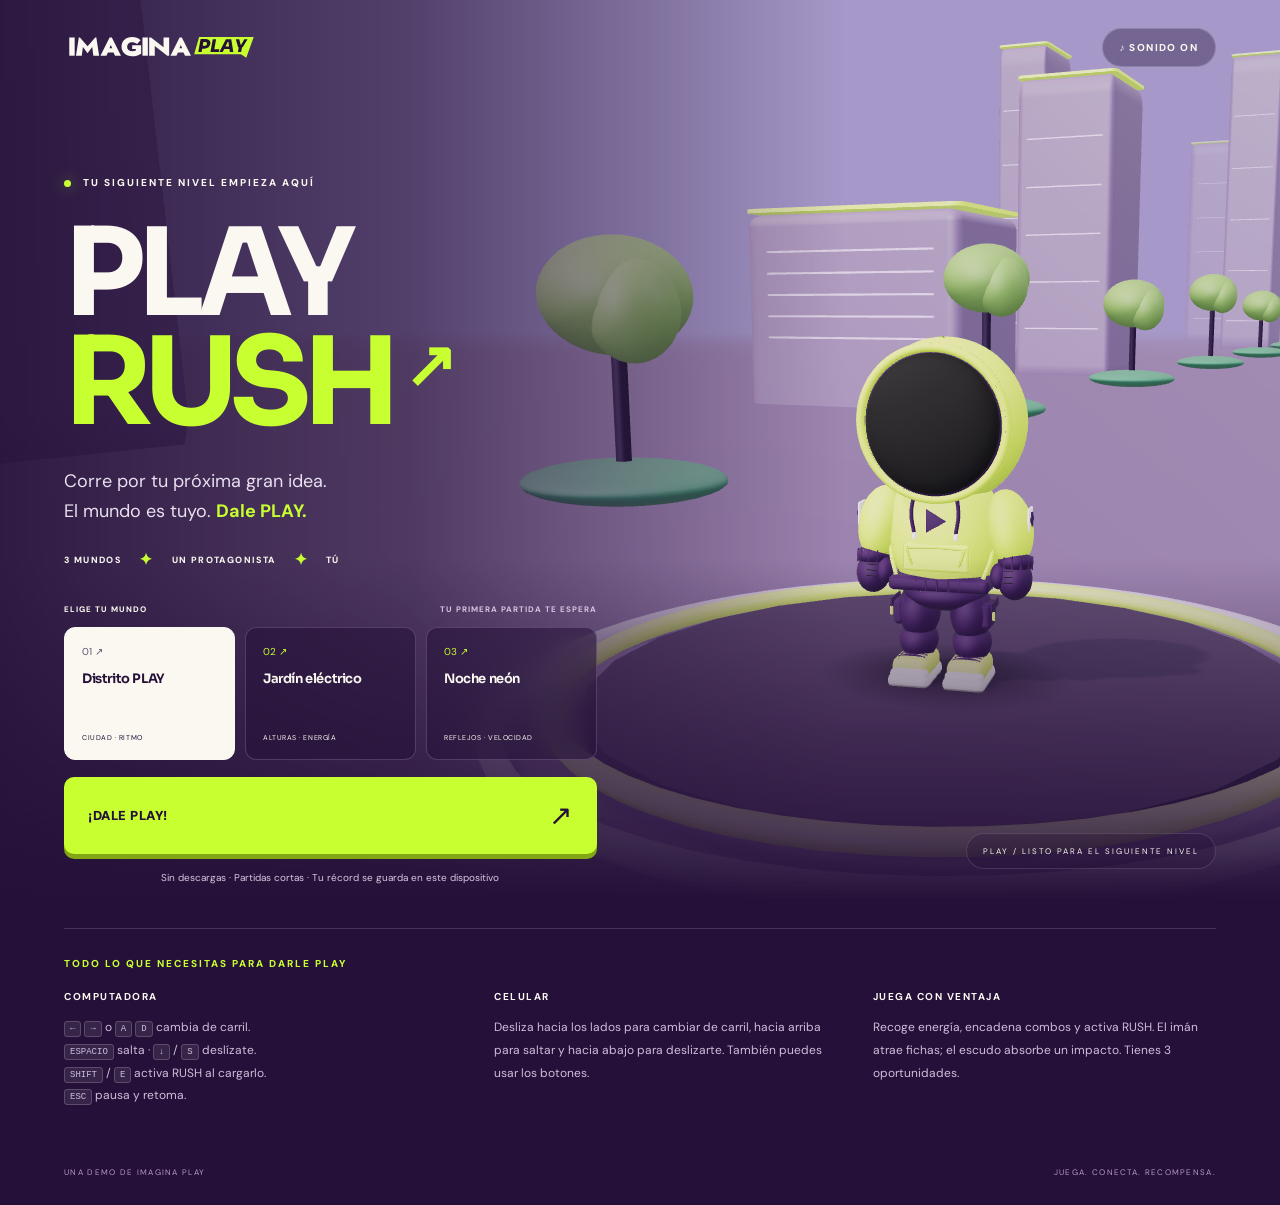
<file: games/play-rush/index.html>
<!doctype html>
<html lang="es-MX"><head><meta charset="utf-8"><meta name="viewport" content="width=device-width,initial-scale=1,viewport-fit=cover"><meta name="theme-color" content="#241038"><meta name="description" content="Corre, salta y dale PLAY a tu siguiente nivel. Un runner 3D de IMAGINA PLAY."><title>PLAY Rush — IMAGINA PLAY</title><link rel="icon" href="icon.svg"><link rel="stylesheet" href="game.css"><script src="game.js" defer></script></head>
<body><canvas id="world" aria-label="Mundo tridimensional de PLAY Rush"></canvas><div class="vignette"></div><div id="flash" aria-hidden="true"></div>
<header class="topbar"><a class="brand" href="../../" aria-label="Volver al Home de IMAGINA PLAY"><img src="imagina-play.svg" width="197" height="36" alt="IMAGINA PLAY"></a><div class="top-actions"><button id="sound" type="button" aria-pressed="true">♪ <span>SONIDO ON</span></button><button id="pause" type="button" hidden aria-label="Pausar partida">Ⅱ</button></div></header>
<main id="intro"><div class="intro-layout"><div class="intro-copy"><p class="eyebrow"><span class="live-dot"></span> TU SIGUIENTE NIVEL EMPIEZA AQUÍ</p><h1>PLAY<br><em>RUSH<span>↗</span></em></h1><p class="intro-description">Corre por tu próxima gran idea.<br>El mundo es tuyo. <strong>Dale PLAY.</strong></p><div class="intro-facts"><span>3 MUNDOS</span><i>✦</i><span>UN PROTAGONISTA</span><i>✦</i><span>TÚ</span></div></div><div id="intro-visual" aria-hidden="true"><span class="visual-caption">PLAY / LISTO PARA EL SIGUIENTE NIVEL</span></div>
<section class="launch-panel" aria-label="Configura tu partida"><div class="choice-heading"><span>ELIGE TU MUNDO</span><span id="best">TU PRIMERA PARTIDA TE ESPERA</span></div><div class="world-choices"><button class="world-choice active" data-world="0" aria-pressed="true"><small>01 ↗</small><strong>Distrito PLAY</strong><span>CIUDAD · RITMO</span></button><button class="world-choice" data-world="1" aria-pressed="false"><small>02 ↗</small><strong>Jardín eléctrico</strong><span>ALTURAS · ENERGÍA</span></button><button class="world-choice" data-world="2" aria-pressed="false"><small>03 ↗</small><strong>Noche neón</strong><span>REFLEJOS · VELOCIDAD</span></button></div><button id="start" class="primary" disabled><span id="start-label">PREPARANDO A PLAY…</span><b>↗</b></button><p id="loading-note" role="status">Cargando el mundo 3D. Será solo un momento.</p></section>
<section class="controls-guide"><p class="eyebrow">TODO LO QUE NECESITAS PARA DARLE PLAY</p><div class="guide-columns"><p><strong>COMPUTADORA</strong><kbd>←</kbd> <kbd>→</kbd> o <kbd>A</kbd> <kbd>D</kbd> cambia de carril.<br><kbd>ESPACIO</kbd> salta · <kbd>↓</kbd> / <kbd>S</kbd> deslízate.<br><kbd>SHIFT</kbd> / <kbd>E</kbd> activa RUSH al cargarlo.<br><kbd>ESC</kbd> pausa y retoma.</p><p><strong>CELULAR</strong>Desliza hacia los lados para cambiar de carril, hacia arriba para saltar y hacia abajo para deslizarte. También puedes usar los botones.</p><p><strong>JUEGA CON VENTAJA</strong>Recoge energía, encadena combos y activa RUSH. El imán atrae fichas; el escudo absorbe un impacto. Tienes 3 oportunidades.</p></div></section></div><footer class="intro-footer">UNA DEMO DE IMAGINA PLAY <span>JUEGA. CONECTA. RECOMPENSA.</span></footer></main>
<section id="hud" hidden aria-label="Información de la partida"><div class="hud-top"><div class="score"><small>PUNTOS</small><strong id="score">0</strong><span id="combo"></span></div><div class="run-progress"><span id="world-name">DISTRITO PLAY</span><div><i id="progress-fill"></i></div><small id="distance">0 / 1000 M</small></div><div class="lives"><small>OPORTUNIDADES</small><strong id="hearts" aria-label="3 oportunidades">● ● ●</strong><span id="coins">✦ 0</span></div></div><div id="announcement" role="status" aria-live="polite"></div><div id="power-status"></div><div class="rush-wrap"><button id="rush" type="button" aria-label="Activar RUSH"><span>↗</span><strong>RUSH</strong><small id="rush-percent">45%</small><i id="rush-fill"></i></button><span class="desktop-rush-key">SHIFT / E</span></div><div class="touch-controls"><button data-action="left" aria-label="Cambiar al carril izquierdo">←</button><button data-action="right" aria-label="Cambiar al carril derecho">→</button><span></span><button data-action="slide" aria-label="Deslizarse">↓</button><button data-action="jump" aria-label="Saltar">↑</button></div><div id="countdown" aria-live="assertive"></div><p class="race-hint" id="race-hint">ESPACIO / DESLIZA ARRIBA PARA SALTAR</p></section>
<dialog id="pause-dialog" aria-labelledby="pause-title"><p class="eyebrow">TÓMATE UN RESPIRO</p><h2 id="pause-title">El siguiente<br>nivel te espera.</h2><button id="resume" class="primary">SEGUIR JUGANDO <b>↗</b></button><button class="secondary" id="restart-pause">Empezar otra vez</button><button class="text-button" id="choose-pause">Elegir otro mundo</button><a class="home-link" href="../../">← Home de IMAGINA PLAY</a></dialog>
<dialog id="results" aria-labelledby="result-title"><div class="results-grid"><section class="result-main"><a class="home-link" href="../../">← HOME DE IMAGINA PLAY</a><p id="result-world" class="eyebrow">DISTRITO PLAY</p><h2 id="result-title">Tu marca.<br>Sin límites.</h2><p id="result-copy">Un mundo de posibilidades acaba de comenzar.</p><div class="stats"><div><strong id="result-score">0</strong><span>PUNTOS</span></div><div><strong id="result-coins">0</strong><span>ENERGÍA</span></div><div><strong id="result-combo">0</strong><span>MEJOR COMBO</span></div></div><p id="record-note"></p><button class="primary" id="next">SIGUIENTE MUNDO <b>↗</b></button><div class="result-actions"><button id="retry" class="secondary">Mejorar mi partida</button><button id="choose" class="text-button">Elegir mundo</button></div></section><aside class="result-cta"><img src="imagina-play.svg" width="210" height="40" alt="IMAGINA PLAY"><p class="eyebrow">DE MASCOTA A PROTAGONISTA</p><h3>Tu audiencia<br>también puede<br><em>jugar tu marca.</em></h3><p>PLAY te trajo hasta aquí. Imagina lo que tu personaje puede hacer por tu comunidad: retos, recompensas y nuevas razones para volver.</p><a id="whatsapp" class="primary" href="https://wa.me/523310970969?text=Hola%20IMAGINA%20PLAY%2C%20prob%C3%A9%20PLAY%20Rush%20y%20quiero%20crear%20una%20experiencia%20para%20mi%20marca." target="_blank" rel="noopener noreferrer">CREA TU EXPERIENCIA <b>↗</b></a><small>Platiquemos por WhatsApp con IMAGINA PLAY.</small></aside></div></dialog>
<div id="error" hidden role="alert"><h2>Vamos a intentarlo de nuevo.</h2><p id="error-message">No se pudo cargar el mundo 3D.</p><button class="primary" onclick="location.reload()">VOLVER A CARGAR ↗</button><a href="../../">← Volver al Home</a></div><noscript>Activa JavaScript para jugar PLAY Rush. <a href="../../">Volver al Home</a>.</noscript></body></html>
</file>
<file: styles.css>
@font-face{font-family:Display;src:url('assets/display-latin.woff2') format('woff2');font-weight:100 800;font-display:swap}
@font-face{font-family:Body;src:url('assets/body-latin.woff2') format('woff2');font-weight:100 900;font-display:swap}
:root{--lime:#c8ff31;--violet:#241038;--ink:#190d27;--cream:#faf8f0;--muted:#706579;--line:#e0dce3;--display:Display,'Arial Black',sans-serif;--body:Body,Arial,sans-serif}
*,*::before,*::after{box-sizing:border-box}html{scroll-padding-top:40px}body{margin:0;background:var(--violet);color:var(--cream);font-family:var(--body);font-size:16px;-webkit-font-smoothing:antialiased}button,a{-webkit-tap-highlight-color:transparent;touch-action:manipulation}button{font:inherit;cursor:pointer}a{color:inherit;text-decoration:none}img{display:block;max-width:100%}svg{display:block}button:focus-visible,a:focus-visible{outline:3px solid #ae79ff;outline-offset:5px}::selection{background:var(--lime);color:var(--violet)}[hidden]{display:none!important}.page-width{width:min(1312px,calc(100% - 96px));margin-inline:auto}.section-pad{padding:112px 0}.skip-link{position:fixed;top:8px;left:8px;z-index:1000;background:var(--lime);color:var(--violet);padding:12px;transform:translateY(-200%)}.skip-link:focus{transform:translateY(0)}
.site-header{position:absolute;inset:0 0 auto;z-index:20;padding:22px 0}.nav-shell{width:min(1392px,calc(100% - 64px));margin:auto;display:flex;align-items:center;justify-content:space-between;gap:32px}.brand{display:inline-flex;align-items:center;gap:6px;font-family:var(--display);font-weight:900;white-space:nowrap;line-height:1}.brand-name{font-size:27px;letter-spacing:-1.5px}.brand-play{display:inline-block;background:var(--lime);color:var(--violet);font-size:23px;padding:5px 10px 8px;clip-path:polygon(8% 0,100% 0,91% 100%,78% 83%,0 83%);font-style:italic;letter-spacing:-1.2px}.desktop-nav{display:flex;gap:32px;margin-left:auto;font-weight:600;font-size:14px}.desktop-nav a{padding:12px 0;transition:color .2s}.desktop-nav a:hover{color:var(--lime)}.nav-contact{display:flex;gap:24px;align-items:center;background:var(--cream);color:var(--ink);padding:14px 20px;border-radius:4px;font-weight:700;font-size:14px;transition:background .2s}.nav-contact:hover{background:var(--lime)}.nav-contact svg{width:17px;height:17px;fill:none;stroke:currentColor;stroke-width:1.8}.menu-toggle{display:none;border:0;background:transparent;color:var(--cream);width:44px;height:44px;padding:10px}.menu-toggle span{display:block;background:currentColor;height:2px;margin:6px 0}.mobile-nav{background:var(--ink);padding:16px 24px;position:absolute;left:0;right:0;top:80px;border-bottom:1px solid #5b406d}.mobile-nav a{display:block;padding:16px;font-weight:600}
.hero{min-height:790px;height:100svh;max-height:1100px;position:relative;overflow:hidden;isolation:isolate;background:#25113d}.hero-art,.hero-art img,.hero-shade{position:absolute;inset:0;width:100%;height:100%}.hero-art{z-index:-3}.hero-art img{object-fit:cover;object-position:65% 57%}.hero-shade{z-index:-2;background:linear-gradient(90deg,rgba(23,10,42,.88) 0%,rgba(30,12,49,.76) 25%,rgba(32,12,56,.3) 47%,transparent 72%),linear-gradient(0deg,rgba(22,9,36,.7),transparent 26%,transparent 83%,rgba(20,8,35,.38))}.hero-content{padding-top:clamp(162px,21vh,235px);padding-bottom:150px}.eyebrow{font-size:12px;line-height:1.6;letter-spacing:1.9px;font-weight:700;text-transform:uppercase;display:flex;gap:14px;align-items:center;margin:0 0 26px}.hero-eyebrow{color:var(--lime);letter-spacing:2.2px}.hero-eyebrow>span{font-size:22px;line-height:1}.hero h1{font-family:var(--display);font-weight:800;font-size:clamp(48px,4.5vw,76px);line-height:1.07;letter-spacing:-3.5px;margin:0;max-width:780px}.hero h1 span{color:var(--lime)}.hero-copy{font-size:17px;line-height:1.7;font-weight:400;color:#eee5f7;max-width:445px;margin:27px 0 30px}.button{display:inline-flex;align-items:center;justify-content:center;gap:24px;min-height:55px;padding:17px 24px;border:1px solid transparent;border-radius:4px;font-weight:750;font-size:14px;transition:transform .2s,background .2s,box-shadow .2s}.button svg{width:21px;height:21px;fill:none;stroke:currentColor;stroke-width:1.8;stroke-linecap:round;stroke-linejoin:round}.button:hover:not(:disabled){transform:translateY(-3px);box-shadow:0 7px 0 rgba(0,0,0,.14)}.button-lime{background:var(--lime);color:var(--violet)}.button-dark{background:var(--violet);color:var(--cream)}.button-dark:hover:not(:disabled){background:#3a1c53}.button:disabled{cursor:not-allowed;background:#e2dde6;color:#75647f;border-color:#d6cfdd}.hero-bottom{position:absolute;left:0;right:0;bottom:30px;display:flex;justify-content:space-between;align-items:center;font-size:10px;font-weight:700;letter-spacing:2px}.scroll-cue{display:flex;align-items:center;gap:12px}.scroll-track{display:inline-block;width:17px;height:28px;border:1px solid #ffffff99;border-radius:10px;position:relative}.scroll-track i{position:absolute;left:7px;top:6px;width:2px;height:6px;background:var(--lime);animation:scroll-down 1.8s infinite}.hero-coordinate{color:#d3bfdc;letter-spacing:2px}.marquee-strip{background:var(--lime);color:var(--violet);overflow:hidden;padding:19px 0;white-space:nowrap;font-size:13px;font-weight:850;letter-spacing:1.8px}.marquee-strip>div{display:flex;align-items:center;gap:40px;width:max-content;transform:translateX(-15px)}.marquee-strip span{font-size:23px;line-height:1}
.demos-section{background:var(--cream);color:var(--violet)}.section-intro{display:flex;justify-content:space-between;align-items:flex-end;gap:40px;margin-bottom:50px}.section-number{border:1px solid currentColor;display:inline-flex;align-items:center;justify-content:center;min-width:29px;height:22px;font-size:10px;letter-spacing:1px;border-radius:2px}.section-intro .eyebrow{margin-bottom:20px;color:#786585}.section-intro h2,.connection-heading h2{font-family:var(--display);font-size:clamp(36px,4vw,58px);font-weight:750;letter-spacing:-2.5px;line-height:1.14;margin:0}.section-intro h2 em{font-style:normal;color:#75518e}.section-intro>p{font-size:16px;line-height:1.7;color:var(--muted);margin:0 0 5px;max-width:320px}.demo-feature{display:grid;grid-template-columns:1.25fr 1fr;border:1px solid #e2dce8;background:white;border-radius:12px;overflow:hidden;box-shadow:0 12px 60px #2410380a}.demo-cover{position:relative;min-height:460px;background:#25103b;overflow:hidden;isolation:isolate}.demo-cover>img,.cover-shade{position:absolute;width:100%;height:100%;inset:0;object-fit:cover;z-index:-2;transition:transform .7s}.demo-feature:hover .demo-cover>img{transform:scale(1.035)}.cover-shade{background:linear-gradient(0deg,#15082af0,transparent 88%);z-index:-1}.cover-top{display:flex;justify-content:space-between;align-items:center;gap:16px;padding:25px}.pill{font-size:10px;font-weight:800;letter-spacing:1px;padding:8px 10px;border-radius:3px;background:var(--cream);color:var(--violet)}.cover-index{font-size:11px;letter-spacing:1.5px;color:var(--cream)}.cover-title{position:absolute;left:32px;bottom:33px}.cover-title>span{font-size:9px;letter-spacing:2px;font-weight:750;color:var(--lime)}.cover-title strong{display:block;margin-top:15px;font-family:var(--display);font-size:clamp(46px,5vw,70px);line-height:1.03;letter-spacing:-3px;font-weight:850;color:white}.lime-period{color:var(--lime)}.cover-badge{position:absolute;right:28px;bottom:36px;background:var(--lime);width:48px;height:48px;display:grid;place-items:center;border-radius:50%;transform:rotate(-9deg);color:var(--violet)}.cover-badge svg{width:22px;height:22px;fill:currentColor}.demo-info{padding:42px;display:flex;flex-direction:column;justify-content:center}.demo-status{display:flex;gap:9px;align-items:center;font-size:10px;letter-spacing:1.5px;font-weight:800;color:#715683}.status-square{width:7px;height:7px;background:#9771b0}.demo-status.is-ready .status-square{background:#6b9e09}.demo-info h3{font-family:var(--display);font-size:34px;letter-spacing:-1.2px;line-height:1.15;margin:20px 0 15px}.demo-description{color:var(--muted);font-size:15px;line-height:1.8;margin:0 0 24px}.game-facts{display:flex;gap:40px;margin:0 0 28px;padding:18px 0;border-top:1px solid var(--line);border-bottom:1px solid var(--line)}.game-facts dt{font-size:9px;letter-spacing:1.4px;color:#796584;font-weight:700;margin-bottom:7px}.game-facts dd{margin:0;font-size:13px;font-weight:650}.demo-play{align-self:stretch}.demo-play svg{fill:currentColor;stroke:none;width:15px;height:15px}.demo-availability{text-align:center;color:#796584;font-size:11px;margin:12px 0 0}.demo-footnote{display:flex;gap:9px;align-items:center;font-size:11px;color:#796584;line-height:1.6;margin-top:25px}.demo-footnote>span{font-size:17px}.demo-after{display:flex;justify-content:space-between;align-items:center;margin-top:26px;gap:20px}.demo-after>span{font-size:10px;letter-spacing:1.6px;color:#796584;font-weight:650}.demo-after>a{font-size:13px;font-weight:750;display:flex;gap:20px;align-items:center}.demo-after>a>span{font-size:23px}
.connection-section{background:var(--violet);background-image:radial-gradient(ellipse at 100% 12%,#74369430,transparent 40%);padding-bottom:64px}.connection-heading{max-width:850px;margin:0 auto 58px;text-align:center}.connection-heading .eyebrow{justify-content:center;color:var(--lime)}.connection-heading h2{font-size:clamp(38px,4.1vw,60px)}.connection-heading h2>span{color:var(--lime)}.connection-heading>p{font-size:16px;line-height:1.8;color:#c9bbd4;max-width:550px;margin:24px auto 0}.benefits{display:grid;grid-template-columns:repeat(3,1fr);border:1px solid #553665;border-radius:8px;margin-bottom:96px}.benefits article{padding:32px 36px 35px;position:relative}.benefits article+article{border-left:1px solid #553665}.benefit-index{font-size:10px;font-weight:700;letter-spacing:1.6px;color:#b9a2c9}.benefit-icon{height:42px;width:42px;background:var(--lime);color:var(--violet);display:grid;place-items:center;margin:28px 0 23px;border-radius:3px}.benefit-icon svg{height:29px;width:29px;fill:none;stroke:currentColor;stroke-width:1.7;stroke-linejoin:round;stroke-linecap:round}.benefits h3{font-family:var(--display);font-size:24px;line-height:1.2;letter-spacing:-.7px;margin:0 0 17px}.benefits p{color:#c4b6d0;font-size:14px;line-height:1.85;margin:0}.contact-panel{display:grid;grid-template-columns:1.4fr .7fr;gap:30px;align-items:center;background:var(--lime);color:var(--violet);padding:58px 58px 50px;border-radius:8px;overflow:hidden}.contact-copy .eyebrow{font-size:10px;letter-spacing:1.8px;margin-bottom:23px}.contact-copy h2{font-family:var(--display);font-size:clamp(38px,4vw,57px);letter-spacing:-2.5px;line-height:1.1;margin:0}.contact-copy h2 em{font-style:normal}.contact-copy>p:not(.eyebrow){max-width:400px;font-size:15px;line-height:1.7;margin:22px 0 28px;color:#405217}.contact-cta{gap:12px;min-height:60px}.contact-cta>svg:first-child{width:22px;height:22px}.contact-cta>svg:last-child{margin-left:18px}.contact-number{display:block;font-size:11px;letter-spacing:1px;margin-top:13px;color:#506321}.contact-graphic{display:flex;flex-direction:column;justify-content:center;align-items:center;gap:32px;transform:rotate(-7deg)}.big-play{display:block;font-family:var(--display);font-size:clamp(44px,5.4vw,85px);line-height:1;letter-spacing:-5px;font-weight:850;background:var(--violet);color:var(--lime);padding:30px 24px 44px;clip-path:polygon(7% 0,100% 0,91% 100%,79% 83%,0 83%);font-style:italic;white-space:nowrap}.big-play>span{display:block;text-align:right;font-size:52px;font-weight:400;line-height:.7;margin:12px 10px 0 0}.contact-tag{font-size:10px;letter-spacing:2px;line-height:1.8;font-weight:750;text-align:center}.site-footer{display:flex;align-items:center;gap:25px;padding:32px 0 38px;color:#b8a0c7}.site-footer .brand-name{font-size:19px;color:var(--cream)}.site-footer .brand-play{font-size:15px;padding:3px 7px 4px}.site-footer p{font-size:11px;margin:0 auto 0 0}.site-footer>span{font-size:10px}.back-top{font-size:9px;font-weight:750;letter-spacing:1px}
.game-dialog{padding:0;width:min(1100px,95vw);max-height:95svh;border:1px solid #755a86;border-radius:12px;background:var(--violet);color:var(--cream);box-shadow:0 25px 150px #0009}.game-dialog::backdrop{background:#130820e8;backdrop-filter:blur(7px)}.game-dialog-header{display:flex;align-items:center;justify-content:space-between;padding:18px 24px;gap:25px}.game-dialog-header .eyebrow{font-size:9px;margin:0 0 4px;color:var(--lime)}.game-dialog-header h2{font-family:var(--display);font-size:22px;margin:0}.dialog-close{width:44px;height:44px;border:1px solid #725185;border-radius:5px;background:transparent;color:white;font-size:32px}.game-frame-wrap{aspect-ratio:16/9;background:#0c0712}.game-frame-wrap iframe{width:100%;height:100%;border:0;display:block}.game-dialog-note{font-size:12px;padding:0 24px;color:#c6b2d2}.game-loading{padding:28px;font-size:14px;color:#d4c1df}.game-error{padding:30px;line-height:1.8}
@keyframes scroll-down{0%,100%{transform:translateY(0);opacity:.5}50%{transform:translateY(7px);opacity:1}}
@media(min-width:1600px){.hero-content{padding-top:24vh}.hero h1{font-size:80px}}
@media(max-width:1100px){.page-width{width:calc(100% - 64px)}.hero{min-height:740px}.hero h1{font-size:60px;letter-spacing:-2.8px}.hero-shade{background:linear-gradient(90deg,#1c0c32e8,#1c0c3290 45%,transparent 85%),linear-gradient(0deg,#170925a0,transparent 40%)}.hero-copy{max-width:370px}.demo-info{padding:30px}.demo-cover{min-height:450px}.cover-title{left:25px}.cover-title strong{font-size:54px}.section-pad{padding:85px 0}.benefits article{padding:27px}.contact-panel{padding:44px}.contact-copy h2{font-size:43px}.big-play{font-size:60px}.site-footer{flex-wrap:wrap}}
@media(max-width:800px){.desktop-nav{display:none}.nav-shell{width:calc(100% - 40px);gap:16px}.nav-contact{margin-left:auto;padding:12px 15px;gap:14px}.menu-toggle{display:block}.page-width{width:calc(100% - 40px)}.hero{height:850px;min-height:850px;max-height:none}.hero-art{top:240px;height:610px;inset-inline:0}.hero-art img{object-position:68% 60%}.hero-shade{background:linear-gradient(180deg,#25113d 0%,#25113d 23%,#25113d00 69%,#17092595 100%)}.hero-content{padding-top:128px}.hero h1{font-size:clamp(39px,7vw,60px);line-height:1.08;letter-spacing:-2.1px;max-width:580px}.hero h1 br:nth-child(1){display:none}.hero-copy{font-size:15px;max-width:360px;line-height:1.6;margin:20px 0 24px}.hero-copy br{display:none}.hero-eyebrow{font-size:9px;letter-spacing:1.4px;margin-bottom:17px;gap:8px}.hero-bottom{bottom:24px}.hero-coordinate{display:none}.button{font-size:13px;min-height:52px;padding:15px 19px}.hero .button{box-shadow:0 4px 24px #24103880}.section-intro{gap:25px;margin-bottom:35px}.section-intro>p{font-size:14px;max-width:240px}.section-intro h2{font-size:40px;letter-spacing:-1.8px}.demo-feature{grid-template-columns:1fr}.demo-cover{min-height:390px}.demo-info{padding:30px}.demo-description{max-width:550px}.demo-info h3{font-size:30px;margin:16px 0 14px}.game-facts{gap:60px}.demo-footnote{margin-top:20px}.demo-after>span{max-width:220px;line-height:1.8}.benefits{grid-template-columns:1fr;margin-bottom:60px}.benefits article+article{border-left:0;border-top:1px solid #553665}.benefits article{padding:30px;display:grid;grid-template-columns:52px 1fr;column-gap:25px}.benefit-index{grid-column:1/-1;margin-bottom:23px}.benefit-icon{margin:0;grid-row:2/4}.benefits h3{font-size:25px;grid-column:2}.benefits h3 br{display:none}.benefits p{grid-column:2;max-width:550px}.contact-panel{padding:40px;grid-template-columns:1fr}.contact-graphic{display:none}.contact-copy h2{max-width:500px;font-size:48px}.contact-copy p{max-width:430px}.connection-heading h2{font-size:43px;letter-spacing:-1.9px}.connection-heading>p{font-size:15px}.section-pad{padding:70px 0}.site-footer p{display:none}.site-footer>span{margin-left:auto}.site-footer{padding:26px 0}.connection-section{padding-bottom:24px}}
@media(max-width:480px){.site-header{padding:20px 0}.brand-name{font-size:22px;letter-spacing:-1px}.brand-play{font-size:18px;padding:4px 7px 5px}.nav-contact{font-size:11px;padding:11px 12px;gap:10px}.nav-contact svg{width:14px}.nav-shell{gap:8px}.menu-toggle{width:35px;padding:7px}.hero{min-height:850px;height:calc(100svh + 40px);max-height:1000px}.hero-content{padding-top:122px}.hero h1{font-size:clamp(30px,9.5vw,43px);letter-spacing:-1.7px;max-width:370px}.hero h1 br:nth-child(1){display:initial}.hero-copy{max-width:320px;font-size:14px}.hero-art{top:300px;height:calc(100% - 300px)}.hero-art img{object-position:68% 58%}.hero-shade{background:linear-gradient(180deg,#25113d 0%,#25113d 29%,#25113d50 50%,transparent 66%,#170925a0 100%)}.hero-bottom{font-size:9px;letter-spacing:1.3px}.marquee-strip{padding:15px 0;font-size:11px;letter-spacing:1.5px}.section-intro{display:block}.section-intro h2{font-size:38px}.section-intro>p{margin-top:22px;max-width:none;font-size:14px}.section-intro>p br{display:none}.eyebrow{font-size:9px;letter-spacing:1.5px;gap:10px}.section-number{min-width:24px;font-size:9px;height:20px}.demo-cover{min-height:345px}.cover-top{padding:20px}.cover-title{left:23px;bottom:27px}.cover-title strong{font-size:clamp(42px,14vw,57px)}.cover-title>span{font-size:8px;letter-spacing:1.4px}.cover-badge{right:23px;bottom:27px;width:40px;height:40px}.demo-info{padding:26px}.demo-info h3{font-size:28px}.demo-description{font-size:14px}.game-facts{gap:42px}.demo-after{align-items:flex-start;gap:15px}.demo-after>span{font-size:8px;max-width:170px}.demo-after>a{font-size:11px;gap:10px;white-space:nowrap}.connection-heading h2{font-size:36px;letter-spacing:-1.5px}.connection-heading .eyebrow{letter-spacing:1px;font-size:8px}.connection-heading>p{font-size:14px}.connection-heading{margin-bottom:36px}.benefits article{padding:26px;grid-template-columns:39px 1fr;column-gap:18px}.benefit-icon{width:37px;height:37px}.benefit-icon svg{width:25px}.benefits h3{font-size:21px}.benefits p{font-size:13px;line-height:1.8}.contact-panel{padding:32px 24px}.contact-copy h2{font-size:40px;letter-spacing:-1.7px}.contact-copy .eyebrow{font-size:8px;letter-spacing:1px}.contact-copy>p:not(.eyebrow){font-size:14px}.contact-cta{width:100%;font-size:12px;gap:10px;padding:15px 12px}.contact-cta>svg:last-child{margin-left:0;width:17px}.contact-cta>svg:first-child{width:19px}.site-footer{gap:17px}.site-footer>span{font-size:9px}.back-top{display:block;flex-basis:100%;text-align:center;font-size:8px;margin-top:8px}.game-dialog-header{padding:14px}.game-frame-wrap{aspect-ratio:9/14;max-height:70svh}}
@media(prefers-reduced-motion:reduce){html{scroll-behavior:auto}*,*::before,*::after{animation:none!important;transition:none!important}}

@media(max-width:360px){.nav-contact{display:none}.menu-toggle{margin-left:auto}.contact-cta{flex-wrap:wrap}.contact-cta>svg:last-child{display:none}.connection-heading h2{font-size:30px}.contact-copy h2{font-size:35px}.benefits article{padding:22px 18px}.demo-info{padding:23px}.game-facts{gap:26px}.demo-after{flex-direction:column}}

.game-frame-wrap{position:relative}.game-loading{position:absolute;inset:0;margin:0;background:#0c0712;z-index:1}@media(max-width:360px){.cover-badge{display:none}}
</file>
<file: play.css>
/* Play acompaña las tres etapas de la landing. Assets WebP con alfa. */
.hero-art img{object-position:70% 54%}
.hero-shade{background:linear-gradient(90deg,#170a2aee 0%,#1e0c31c7 26%,#200c3840 50%,transparent 69%),linear-gradient(0deg,#16092466,transparent 25%,transparent 82%,#14082366)}
.hero-coordinate{color:var(--cream);background:#24103890;padding:10px 14px;border-radius:30px;letter-spacing:1.4px}
.section-intro{align-items:center}
.play-demo-guide{display:flex;align-items:center;justify-content:flex-end;gap:4px;flex:0 0 390px;margin:-40px -12px -24px 0}
.play-guide-copy{width:190px;position:relative;z-index:1}
.play-signature{display:inline-block;background:var(--violet);color:var(--lime);padding:7px 11px;border-radius:6px 6px 6px 0;font-size:10px;font-weight:800;letter-spacing:1.4px}
.play-guide-copy p{font-family:var(--display);font-size:20px;font-weight:700;line-height:1.2;letter-spacing:-.6px;margin:13px 0 10px}
.play-guide-copy>span:last-child{display:block;font-size:13px;line-height:1.6;color:var(--muted)}
.play-gaming{width:186px;height:248px;object-fit:contain;filter:drop-shadow(0 10px 10px #24103812)}
.play-community{display:flex;align-items:center;justify-content:center;gap:15px;margin:0 0 30px}
.play-community>span:last-child{font-size:10px;font-weight:700;letter-spacing:1.5px;max-width:205px;text-align:left;line-height:1.7;color:#d6c5e1}
.play-avatar{display:block;position:relative;width:76px;height:76px;border:1px solid #b9a2c955;border-radius:50%;overflow:hidden;background:#38204b;flex-shrink:0}
.play-avatar img{position:absolute;width:106px;max-width:none;height:auto;top:0;left:-21px}
.contact-panel{grid-template-columns:1.35fr .85fr;gap:20px;position:relative;padding-top:48px;padding-bottom:42px}
.contact-copy{position:relative;z-index:1}
.contact-graphic{display:flex;align-self:end;transform:none;gap:0;position:relative;min-width:0}
.contact-graphic img{width:min(100%,340px);height:auto;filter:drop-shadow(0 14px 12px #40521724)}
.play-invitation{display:inline-block;align-self:center;background:var(--violet);color:var(--lime);border-radius:13px 13px 2px 13px;padding:13px 17px;white-space:nowrap;font-size:10px;letter-spacing:1.3px;font-weight:800;transform:rotate(-4deg);margin:0 0 12px}
@media(min-width:801px) and (max-width:1100px){
 .play-demo-guide{flex-basis:315px;margin-right:-10px}
 .play-gaming{width:156px;height:208px}
 .play-guide-copy{width:153px}
 .play-guide-copy p{font-size:18px}
 .contact-panel{padding-inline:38px}
 .contact-copy h2{font-size:40px}
 .contact-graphic img{width:260px}
}
@media(max-width:800px){
 .hero-art img{object-position:77% 58%}
 .hero-shade{background:linear-gradient(180deg,#25113d 0%,#25113d 22%,#25113d00 67%,#17092580 100%)}
 .section-intro{display:grid;grid-template-columns:1fr auto;gap:15px}
 .play-demo-guide{flex-basis:auto;gap:0;margin:-20px -8px -15px 0;width:230px}
 .play-gaming{width:124px;height:166px}
 .play-guide-copy{width:106px}
 .play-guide-copy p{font-size:16px;letter-spacing:-.3px}
 .play-guide-copy>span:last-child{font-size:11px}
 .play-signature{font-size:9px;padding:6px 8px}
 .contact-panel{grid-template-columns:1fr .65fr;padding:38px 30px;gap:5px}
 .contact-copy h2{font-size:38px}
 .contact-graphic{display:flex;margin-right:-15px}
 .contact-graphic img{width:230px;max-width:none}
 .play-invitation{font-size:8px;letter-spacing:.8px;padding:11px}
 .contact-cta{gap:9px;padding-inline:14px;font-size:12px}
 .contact-cta>svg:last-child{margin-left:0}
}
@media(max-width:600px){
 .hero-art img{object-position:78% 58%}
 .hero-shade{background:linear-gradient(180deg,#25113d 0%,#25113d 29%,#25113d50 49%,transparent 68%,#17092580 100%)}
 .section-intro{grid-template-columns:1fr;gap:24px;margin-bottom:25px}
 .play-demo-guide{width:100%;justify-content:flex-start;gap:25px;margin:0;flex-direction:row-reverse}
 .play-gaming{width:122px;height:163px}
 .play-guide-copy{width:auto;max-width:190px;flex:1}
 .play-guide-copy p{font-size:20px;max-width:190px}
 .play-guide-copy>span:last-child{font-size:13px}
 .play-signature{font-size:9px}
 .play-community{gap:12px;margin-bottom:24px}
 .play-community>span:last-child{font-size:9px;letter-spacing:1px;max-width:180px}
 .play-avatar{width:65px;height:65px}
 .play-avatar img{width:93px;left:-19px}
 .contact-panel{display:flex;flex-direction:column;padding:32px 24px 18px;gap:25px}
 .contact-copy{width:100%}
 .contact-copy h2{font-size:40px}
 .contact-graphic{align-self:center;width:100%;margin:0;flex-direction:row;justify-content:center;align-items:center;gap:0}
 .contact-graphic img{width:174px;max-width:65%;flex-shrink:0;order:1}
 .play-invitation{font-size:9px;letter-spacing:.5px;padding:12px;white-space:normal;line-height:1.6;width:105px;order:0}
}
@media(max-width:360px){
 .play-demo-guide{gap:15px}
 .play-gaming{width:99px;height:132px}
 .play-guide-copy p{font-size:18px}
 .play-guide-copy>span:last-child{font-size:12px}
 .contact-copy h2{font-size:35px}
 .contact-graphic img{width:145px}
 .play-invitation{padding:10px;font-size:8px;width:90px}
}
</file>
<file: interactive.css>
/* Animated hero and experience builder. */
.hero-video{position:absolute;inset:0;width:100%;height:100%;object-fit:cover;object-position:70% 54%;z-index:-3;opacity:0;transition:opacity .7s;pointer-events:none}
.hero-video.is-playing{opacity:1}
.hero-art{z-index:-4}
.hero-bottom{gap:15px;flex-wrap:wrap}
.motion-toggle{border:1px solid #faf8f066;border-radius:30px;padding:9px 13px;background:#241038cc;color:var(--cream);font-size:10px;letter-spacing:.4px}
.motion-toggle:hover{border-color:var(--lime);color:var(--lime)}
.marquee-strip{padding:20px 0}
.marquee-strip .marquee-track{gap:0;transform:none;animation:brand-marquee 30s linear infinite}
.marquee-group{display:flex;align-items:center;gap:45px;flex-shrink:0;padding-right:45px}
.marquee-group b{font-size:13px;letter-spacing:2px;white-space:nowrap}
.marquee-group i{font-size:27px;font-style:normal;line-height:1}
@keyframes brand-marquee{to{transform:translateX(-50%)}}
.motion-paused .marquee-track{animation-play-state:paused}
.motion-paused .scroll-track i{animation-play-state:paused}
.benefits{border:0;gap:16px;background:transparent}
.benefits article{padding:30px 27px 34px;border:1px solid #6b4780;border-radius:12px;overflow:hidden;display:flex;flex-direction:column;align-items:flex-start;background:linear-gradient(145deg,#3b1c50,#241038)}
.benefits article+article{border:1px solid #6b4780}
.benefit-index{display:block;font-family:var(--display);font-size:clamp(28px,4.2vw,61px);font-weight:800;letter-spacing:-2.6px;line-height:1.05;color:var(--lime);margin:0 0 20px}
.benefit-index small{display:block;font-family:var(--body);font-size:10px;letter-spacing:2px;color:#c3a9d5;margin-bottom:16px}
.benefits article:nth-child(2) .benefit-index{color:#c8a3ff}
.benefits article:nth-child(3){background:var(--lime);border-color:var(--lime);color:var(--violet)}
.benefits article:nth-child(3) .benefit-index{color:var(--violet)}
.benefits article:nth-child(3) .benefit-index small,.benefits article:nth-child(3) p{color:#43551d}
.benefits article:nth-child(3) .benefit-icon{background:var(--violet);color:var(--lime)}
.benefit-icon{margin:6px 0 24px}
.benefits h3{font-size:24px}
.personalize-banner{display:grid;grid-template-columns:1fr auto;align-items:center;gap:28px;margin:0 0 42px;padding:30px 34px;border:1px solid #c8ff3177;border-radius:12px;background:radial-gradient(ellipse at 10% 0,#9f6dde40,transparent 70%),#321647;position:relative;box-shadow:0 14px 50px #0c041326}
.personalize-banner .eyebrow{color:var(--lime);font-size:10px;margin:0 0 10px;letter-spacing:2px}
.personalize-banner h3{font-family:var(--display);font-size:clamp(25px,3vw,38px);letter-spacing:-1.4px;line-height:1.12;margin:0 0 10px}
.personalize-banner p:last-child{margin:0;font-size:14px;color:#d3c0e1;line-height:1.6}
.personalize-button{font-family:var(--display);font-weight:800;max-width:310px;text-align:left;gap:20px;line-height:1.5;letter-spacing:-.3px;padding:20px 25px;box-shadow:5px 5px 0 #9a6ad0;border-radius:6px}
.personalize-button span{font-size:29px}
.quiz-dialog{padding:0;width:min(820px,calc(100% - 32px));max-height:min(850px,calc(100svh - 32px));border:1px solid #a784c0;border-radius:20px;background:var(--cream);color:var(--violet);overflow:hidden;box-shadow:0 32px 120px #0009}
.quiz-dialog::backdrop{background:#150720dd;backdrop-filter:blur(9px)}
.quiz-shell{display:flex;flex-direction:column;max-height:inherit}
.quiz-header{display:flex;align-items:center;justify-content:space-between;gap:20px;background:var(--violet);color:var(--cream);padding:22px 30px}
.quiz-header p{color:var(--lime);font-size:10px;font-weight:800;letter-spacing:2px;margin:0 0 7px}
.quiz-header h2{font-family:var(--display);font-size:22px;letter-spacing:-.7px;margin:0}
.quiz-close{background:#ffffff0b;border:1px solid #a184b3;border-radius:50%;color:var(--cream);font-size:27px;width:42px;height:42px;flex-shrink:0}
.quiz-progress{appearance:none;width:100%;height:5px;border:0;display:block;flex-shrink:0;background:#5b3d6d}
.quiz-progress::-webkit-progress-bar{background:#5b3d6d}.quiz-progress::-webkit-progress-value{background:var(--lime)}.quiz-progress::-moz-progress-bar{background:var(--lime)}
#experience-form{display:flex;flex-direction:column;min-height:0}
.quiz-body{padding:27px 32px;overflow-y:auto;overscroll-behavior:contain;min-height:0}
.quiz-status{font-size:10px;font-weight:800;letter-spacing:1.8px;color:#75518e;margin-bottom:17px}
.quiz-stage h3{font-family:var(--display);font-size:clamp(25px,3.3vw,35px);font-weight:800;letter-spacing:-1.2px;line-height:1.15;margin:0 0 11px;outline:none}
.quiz-stage>p{font-size:14px;line-height:1.6;color:#706079;margin:0 0 22px}
.quiz-options{border:0;padding:0;margin:0;display:grid;grid-template-columns:repeat(3,minmax(0,1fr));gap:10px;min-width:0}
.quiz-options.two-cols{grid-template-columns:repeat(2,minmax(0,1fr))}
.quiz-option{position:relative;display:block;cursor:pointer}
.quiz-option input{position:absolute;opacity:0;inset:0;pointer-events:none}
.quiz-option>span{display:flex;align-items:center;justify-content:space-between;gap:12px;height:100%;min-height:57px;padding:13px 14px;background:#fff;border:1px solid #d9cede;border-radius:8px;font-size:13px;font-weight:650;line-height:1.35;transition:background .15s,border-color .15s}
.quiz-option>span::after{content:'';border:1.5px solid #b2a0bd;border-radius:50%;width:15px;height:15px;flex-shrink:0}
.quiz-option input:checked+span{border-color:var(--violet);background:var(--lime);box-shadow:inset 0 0 0 1px var(--violet)}
.quiz-option input:checked+span::after{background:var(--violet);border:3px solid var(--lime);outline:1.5px solid var(--violet)}
.quiz-option input:focus-visible+span{outline:3px solid #8257c0;outline-offset:3px}
.quiz-option:hover>span{border-color:#8257c0}
.mascot-options .quiz-option>span{min-height:125px;flex-direction:column;align-items:flex-start;font-family:var(--display);font-size:21px;font-weight:750}
.quiz-field-label{display:block;font-weight:750;font-size:14px;margin:0 0 9px}
.quiz-email{font:inherit;width:100%;border:1px solid #bba9c6;border-radius:8px;padding:17px;background:white;color:var(--violet);margin-bottom:22px}
.quiz-email:focus-visible{outline:3px solid #8257c0;outline-offset:2px}.quiz-email[aria-invalid=true]{border-color:#a72354}
.quiz-contact-label{font-weight:700;font-size:13px;margin:0 0 10px}
.quiz-consent{display:flex;align-items:flex-start;gap:10px;font-size:12px;line-height:1.6;margin-top:21px;color:#64516f}
.quiz-consent input{margin-top:3px;width:18px;height:18px;flex-shrink:0;accent-color:var(--violet)}
.quiz-privacy{font-size:11px!important;line-height:1.6!important;margin:10px 0 0!important}
.quiz-gift{display:inline-flex;background:var(--lime);color:var(--violet);font-size:10px;font-weight:850;letter-spacing:1.6px;padding:8px 12px;border-radius:30px;margin-bottom:15px}
.quiz-error{color:#a72354;font-size:13px;line-height:1.5;min-height:20px;margin:16px 0 0}
.quiz-footer{display:flex;justify-content:space-between;align-items:center;gap:18px;border-top:1px solid #e1d9e7;padding:18px 32px;background:var(--cream);flex-shrink:0}
.quiz-back{border:0;background:none;color:var(--violet);padding:13px 0;font-weight:700;font-size:13px}
.quiz-next{margin-left:auto}
.quiz-review{display:grid;grid-template-columns:1fr 1fr;gap:0 25px;margin:20px 0 25px}
.quiz-review>div{border-bottom:1px solid #d9cede;padding:13px 0;min-width:0}
.quiz-review dt{font-size:10px;text-transform:uppercase;letter-spacing:1px;color:#7a6488;margin-bottom:7px}
.quiz-review dd{margin:0;font-size:14px;font-weight:700;overflow-wrap:anywhere}
.quiz-whatsapp{width:100%;text-align:center;font-size:15px}
.quiz-send-note{margin-top:14px!important;font-size:12px!important}
@media(max-width:1100px){.benefits article{padding:25px 20px}.benefit-index{font-size:3.9vw;letter-spacing:-1.8px}.personalize-banner{padding:26px;gap:24px}.personalize-button{max-width:275px;font-size:13px}}
@media(max-width:800px){.hero-video{top:240px;height:610px;object-position:77% 58%}.hero-coordinate{display:none}.benefits{gap:14px}.benefits article{padding:30px}.benefit-index{font-size:clamp(44px,10vw,65px);letter-spacing:-3px}.benefits h3{font-size:25px}.benefits p{max-width:550px}.benefit-icon{margin:0 0 22px}.personalize-banner{grid-template-columns:1fr}.personalize-button{max-width:none;justify-content:space-between}.quiz-header{padding:20px 24px}.quiz-body{padding:24px}.quiz-footer{padding:16px 24px}}
@media(max-width:600px){.hero-video{object-position:50% 58%}.quiz-options{grid-template-columns:1fr 1fr}.mascot-options{grid-template-columns:1fr}.mascot-options .quiz-option>span{min-height:68px;flex-direction:row;align-items:center;font-size:18px}.quiz-contact-options{grid-template-columns:1fr}.quiz-header h2{font-size:18px}.quiz-option>span{font-size:12px;padding:12px;gap:8px}.quiz-body{padding:23px 20px}.quiz-footer{padding:16px 20px}.quiz-review{grid-template-columns:1fr}.quiz-dialog{width:calc(100% - 20px);max-height:calc(100svh - 20px);border-radius:14px}.quiz-header{padding:18px 20px}.quiz-stage h3{font-size:27px}.personalize-banner{padding:25px 23px}.hero-bottom{gap:14px}.motion-toggle{font-size:9px;padding:8px 10px}.scroll-cue{font-size:8px;letter-spacing:.9px}.scroll-track{display:none}}
@media(max-width:480px){.hero-video{top:300px;height:calc(100% - 300px)}.benefits article{padding:27px}.benefit-index{font-size:clamp(37px,11.5vw,53px);letter-spacing:-2.5px}.benefits h3{font-size:23px}.marquee-group{gap:30px;padding-right:30px}.marquee-group b{font-size:11px}.marquee-strip{padding:17px 0}.personalize-button{font-size:12px;padding:18px}.personalize-banner h3{font-size:28px}.quiz-options.two-cols{grid-template-columns:1fr}.quiz-next{font-size:12px;padding:14px 17px}}
@media(prefers-reduced-motion:reduce){.hero-video{transition:none}.marquee-strip .marquee-track{animation:none}}
</file>
<file: sunny-card.css>
.sunny-demo{margin-bottom:28px}.sunny-demo .demo-cover{background:#68aca9}.sunny-demo .demo-cover>img{object-position:50% 35%}.sunny-demo .cover-shade{background:linear-gradient(0deg,#102e39e8,transparent 44%)}.sunny-demo .cover-title strong{font-size:clamp(34px,4vw,57px);letter-spacing:-2px}.sunny-demo .cover-title>span,.sunny-demo .lime-period{color:#ffdc32}.sunny-demo .pill{background:#ffdc32;color:#102e39}.sunny-demo .cover-index{color:#102e39;font-weight:750}.sunny-demo .demo-status{color:#167e6e}.sunny-demo .status-square{background:#169477}.sunny-demo .button{background:#102e39;color:#ffdc32}.sunny-demo .button:hover{background:#17676c;color:white}@media(max-width:480px){.sunny-demo .cover-title strong{font-size:36px}.sunny-demo .pill{font-size:8px}.sunny-demo .cover-index{font-size:9px}.sunny-demo .demo-cover{min-height:325px}}
</file>
<file: rush-card.css>
.rush-demo{margin-top:30px}.rush-demo+.demo-feature{margin-top:30px}.rush-demo .demo-cover{background:#241038}.rush-demo .demo-cover>img{object-position:50% 35%}.rush-demo .cover-shade{background:linear-gradient(180deg,#24103822,transparent 45%,#241038e0 100%)}.rush-demo .demo-status{color:#5b8410}.rush-demo .status-square{background:#82a90a}.rush-demo .pill{background:#c8ff31;color:#241038}.rush-demo .demo-play{background:#c8ff31;color:#241038}.rush-demo .demo-play:hover{background:#b9f126}.rush-demo .cover-title strong{font-style:italic;letter-spacing:-3.5px}
</file>
<file: chumel-card.css>
.chumel-demo{margin-bottom:30px}.chumel-demo .demo-cover{background:#cf0936;min-height:500px}.pulso-cover-art{position:absolute;inset:0;background:radial-gradient(ellipse at 50% 35%,#fa1a55 0,#d10b37 55%,#750d25 100%);overflow:hidden;z-index:-2}.pulso-cover-art .pulso-watermark{position:absolute;inset:5% -5% auto auto;width:90%;height:80%;object-fit:contain;opacity:.15}.pulso-character{position:absolute;left:0;bottom:13%;height:83%;aspect-ratio:1;background-image:url('games/chumel/assets/player.webp');background-size:600% 400%;background-position:0 0;image-rendering:pixelated;filter:drop-shadow(10px 8px 0 #59071e88)}.chumel-demo .cover-shade{background:linear-gradient(0deg,#19060be8,transparent 42%)}.chumel-demo .cover-title strong{font-size:clamp(48px,5.2vw,76px);letter-spacing:-3px}.chumel-demo .cover-title>span,.chumel-demo .lime-period{color:#fff}.chumel-demo .pill{background:#111114;color:#fff}.chumel-demo .cover-index{color:white}.chumel-demo .demo-status{color:#b40936}.chumel-demo .status-square{background:#e60b3e}.chumel-demo .demo-play{background:#d8093b;color:#fff}.chumel-demo .demo-play:hover{background:#ac052d}.chumel-demo .demo-play:focus-visible{outline:3px solid #241038;outline-offset:4px}@media(max-width:800px){.chumel-demo .demo-cover{min-height:400px}.pulso-character{left:8%;height:83%}}@media(max-width:480px){.chumel-demo .demo-cover{min-height:365px}.pulso-character{left:-5%;height:87%}.chumel-demo .pill{font-size:8px}.chumel-demo .cover-title strong{font-size:55px}.chumel-demo .cover-index{font-size:9px}}
</file>
<file: learn-section.css>
@font-face{font-family:LearnNunito;src:url('learn/assets/nunito.woff2') format('woff2');font-weight:200 1000;font-display:swap}
.desktop-nav .learn-nav,.mobile-nav .learn-nav{color:#d8d0ff}.learn-nav span{display:inline-block;background:#ffe398;color:#443e79;border-radius:4px;padding:3px 5px;margin-left:6px;font-size:8px;vertical-align:middle;font-weight:800}
.learn-showcase{background:#f6f4fe;color:#27324e;padding:100px 0;overflow:hidden}.learn-showcase .learn-heading{display:flex;justify-content:space-between;align-items:center;gap:25px;border-bottom:1px solid #ddd9ed;padding-bottom:26px;margin-bottom:35px}.learn-showcase .learn-lockup{font:900 37px/1 LearnNunito,sans-serif;letter-spacing:-1.6px;color:#6d5fd0}.learn-showcase .learn-lockup b{font-family:inherit;color:#27324e;font-size:16px;letter-spacing:-.5px;display:block;margin-bottom:2px}.learn-showcase .learn-lockup i{color:#e3b44f;font-style:normal}.learn-showcase .learn-heading>span{font-size:10px;font-weight:800;letter-spacing:1.9px;color:#827b9f}.learn-showcase .learn-content{display:grid;grid-template-columns:1fr 1fr;align-items:center;gap:32px}.learn-showcase h2{font:1000 clamp(37px,4.1vw,66px)/1.03 LearnNunito,sans-serif;letter-spacing:-2.8px;margin:16px 0 23px}.learn-showcase h2 em{color:#7262d4;font-style:normal}.learn-showcase .learn-eyebrow{color:#8b7cc1;font-size:10px;font-weight:800;letter-spacing:2px}.learn-showcase .learn-description{max-width:540px;font-size:16px;line-height:1.9;color:#7a7792}.learn-showcase .learn-metrics{display:flex;gap:30px;margin:25px 0}.learn-showcase .learn-metrics b{font:1000 29px LearnNunito,sans-serif;display:block;color:#7262d4}.learn-showcase .learn-metrics span{font-size:10px;letter-spacing:.6px;color:#827b9f}.learn-showcase .learn-actions{display:flex;align-items:center;gap:21px;flex-wrap:wrap;margin-top:27px}.learn-showcase .learn-open{background:#7566d8;color:white;padding:18px 24px;border-radius:12px;font-weight:800;font-size:14px;display:inline-flex;gap:35px;align-items:center;transition:transform .2s}.learn-showcase .learn-open:hover{transform:translateY(-3px);background:#6253c3}.learn-showcase .learn-for-adults{font-size:12px;font-weight:700;color:#796fa7;text-decoration:underline;text-underline-offset:5px}.learn-showcase .learn-visual{position:relative;border-radius:40px;background:#eae6fb;padding:20px 0 0;align-self:stretch;display:grid;align-items:end;isolation:isolate}.learn-showcase .learn-visual:before{content:'';position:absolute;width:80%;aspect-ratio:1;border:1px solid #d5ceef;border-radius:50%;z-index:-1;left:10%;top:7%}.learn-showcase .learn-visual img{width:100%;height:auto;display:block}.learn-showcase .learn-tag{position:absolute;left:22px;top:23px;font:900 12px LearnNunito,sans-serif;background:#fff9e5;color:#8e784e;border-radius:11px;padding:12px 16px;transform:rotate(-7deg)}.learn-showcase .learn-note{font-size:11px;color:#9992b0;margin:19px 0 0;line-height:1.7}
@media(max-width:800px){.learn-showcase{padding:64px 0}.learn-showcase .learn-content{grid-template-columns:1fr;gap:28px}.learn-showcase .learn-heading>span{font-size:8px;max-width:150px;line-height:1.9;text-align:right}.learn-showcase h2{font-size:clamp(39px,8vw,60px);letter-spacing:-1.6px}.learn-showcase .learn-visual{min-height:300px;max-width:570px;width:100%;margin:auto;padding:30px 0 0}.learn-showcase .learn-description{font-size:14px}.learn-showcase .learn-metrics{gap:30px}.learn-showcase .learn-open{width:100%;justify-content:space-between}.learn-showcase .learn-actions{gap:19px}.learn-showcase .learn-note{font-size:10px}}
</file>
<file: learn/learn.css>
@font-face{font-family:Nunito;src:url('assets/nunito.woff2') format('woff2');font-weight:200 1000;font-display:swap}@font-face{font-family:Imagina;src:url('../assets/display-latin.woff2') format('woff2');font-weight:100 900;font-display:swap}
:root{--ink:#253353;--muted:#737b92;--purple:#6861d8;--purple-dark:#514abb;--line:#e7e9f2;--paper:#f8f9fd;--lavender:#efedff;--yellow:#ffda76;--mint:#def2e6;--radius:24px;--shadow:0 12px 38px #30325b09;font-family:Nunito,Arial,sans-serif;color:var(--ink);background:var(--paper);font-synthesis:none}
*{box-sizing:border-box}body{margin:0}button,input,select,textarea{font:inherit}button,a{-webkit-tap-highlight-color:transparent;touch-action:manipulation}button{cursor:pointer;color:inherit}a{color:inherit;text-decoration:none}button,input,select{outline-offset:5px}button:focus-visible,a:focus-visible{outline:3px solid #7067e4;outline-offset:5px}button:disabled{cursor:default;opacity:.55}img{max-width:100%;height:auto;display:block}svg{width:22px;height:22px;flex-shrink:0}[hidden]{display:none!important}::selection{background:#ffe3a0}.skip{position:fixed;left:16px;top:-100px;z-index:100;background:var(--purple);color:white;padding:14px}.skip:focus{top:10px}.app-shell{max-width:1920px;margin:auto;display:grid;grid-template-columns:240px minmax(0,1fr)}.sidebar{height:100dvh;position:sticky;top:0;border-right:1px solid var(--line);background:white;padding:32px 23px 24px;display:flex;flex-direction:column}.learn-brand{display:block;width:max-content;margin-left:17px;line-height:.93}.brand-imagina{font:800 23px/1 Imagina,Arial,sans-serif;letter-spacing:-1.3px;display:block}.brand-spark{color:#eec45b;margin-left:6px;font-size:24px}.brand-learn{font-size:58px;font-weight:1000;letter-spacing:-3px;color:var(--purple)}.brand-learn>span{color:#efbe52}.sidebar-caption{font-size:8px;letter-spacing:1.6px;margin:16px 0 33px;text-align:center;font-weight:900;color:#9b9bad}.main-nav{display:grid;gap:9px}.main-nav a{display:flex;align-items:center;gap:13px;border-radius:13px;padding:14px 17px;font-weight:800;font-size:14px;color:#7b8193;transition:background .2s,color .2s}.main-nav a.active{background:var(--lavender);color:var(--purple)}.main-nav a:hover{background:#f4f4fb;color:var(--purple)}.main-nav a.active::after{content:'';width:5px;height:5px;background:var(--purple);border-radius:50%;margin-left:auto}.sidebar-bottom{margin-top:auto;padding-top:25px}.kind-note{display:flex;align-items:center;gap:10px;background:#fff9e9;border-radius:15px;padding:15px;color:#827044}.kind-note>span{font-size:28px;color:#dcb554}.kind-note p{font-size:11px;line-height:1.6;margin:0}.adult-access{display:flex;align-items:center;gap:11px;background:none;border:0;font-size:12px;font-weight:800;padding:23px 12px 16px;width:100%}.adult-access svg{width:18px}.back-play{font-size:10px;font-weight:800;display:block;color:#9b9bad;text-align:center;letter-spacing:.4px}.content-shell{min-width:0}.topbar{height:91px;border-bottom:1px solid var(--line);display:flex;align-items:center;justify-content:space-between;padding:0 43px;background:#ffffffc9;gap:15px}.breadcrumb{font-size:9px;letter-spacing:1.8px;color:#9196a8;font-weight:900}.breadcrumb span{margin:0 14px;color:#cccdda}.breadcrumb b{color:#545a73;letter-spacing:.2px;font-size:12px}.top-actions{display:flex;align-items:center;gap:17px}.local-tag{display:flex;align-items:center;gap:7px;color:#808998;font-size:11px;font-weight:700}.local-tag i{width:6px;height:6px;background:#7bae94;border-radius:50%}.star-balance{background:#fff8e6;border:1px solid #f2e9cd;border-radius:24px;padding:8px 15px;display:flex;gap:8px;align-items:center;font-size:13px}.star-balance span{color:#d2a63b;font-size:20px}.profile-button{width:39px;height:39px;background:#ede9ff;color:var(--purple);border:3px solid white;outline:1px solid #e1dfef;border-radius:50%;font-size:15px;font-weight:900}.mobile-brand,.bottom-nav{display:none}#main{max-width:1450px;margin:auto;padding:34px 43px 48px;min-height:calc(100vh - 175px)}.section-eyebrow{font-size:10px;letter-spacing:2px;font-weight:900;text-transform:uppercase;color:var(--purple);display:flex;gap:8px;align-items:center}.greeting{display:flex;justify-content:space-between;align-items:center;margin:0 0 22px;gap:15px}.greeting h1{font-size:24px;line-height:1.3;margin:0;letter-spacing:-.7px}.greeting p{font-size:13px;color:var(--muted);margin:5px 0 0}.tiny-pill{border:1px solid var(--line);background:white;border-radius:22px;padding:9px 13px;font-size:10px;font-weight:800;white-space:nowrap}.hero-learn{position:relative;display:grid;grid-template-columns:1.02fr 1fr;min-height:397px;border-radius:27px;background:#eeedfc;overflow:hidden;isolation:isolate;padding:38px 36px}.hero-learn::before{content:'';position:absolute;width:430px;height:430px;border:1px solid #ddd9f5;border-radius:50%;right:-35px;top:-13px;z-index:-1}.hero-learn::after{content:'';position:absolute;width:510px;height:510px;border:1px solid #e1def7;border-radius:50%;right:-75px;top:-53px;z-index:-1}.hero-copy{position:relative;z-index:2}.hero-copy .section-eyebrow{font-size:8px;margin:0 0 18px;letter-spacing:1.9px}.hero-copy h2{font-size:clamp(40px,4.9vw,75px);font-weight:1000;letter-spacing:-3.5px;line-height:1.02;margin:0}.hero-copy h2 em{font-style:normal;color:var(--purple);position:relative;white-space:nowrap}.hero-copy h2 em:after{content:'';height:8px;background:#ffda7680;border-radius:50%;position:absolute;left:0;right:0;bottom:5px;z-index:-1;transform:rotate(-3deg)}.hero-copy>p{font-size:14px;line-height:1.7;max-width:295px;color:#79768d;margin:20px 0 22px}.primary-btn,.soft-btn,.outline-btn{display:inline-flex;justify-content:center;align-items:center;gap:12px;min-height:49px;padding:13px 21px;font-weight:900;border:1px solid transparent;border-radius:13px;font-size:13px;transition:transform .18s,box-shadow .18s}.primary-btn{background:var(--purple);color:white;box-shadow:0 5px 0 #514cb91a}.primary-btn:hover{background:var(--purple-dark);transform:translateY(-2px);box-shadow:0 7px 15px #6154ce26}.primary-btn svg{width:18px;height:18px}.soft-btn{background:var(--lavender);color:var(--purple)}.outline-btn{border-color:var(--line);background:white}.outline-btn:hover{border-color:#a7a1e5}.hero-small{display:flex;align-items:center;gap:8px;font-size:10px;font-weight:800;color:#838098;margin-top:15px}.hero-small>span{color:#9b95d2}.hero-mascots{position:absolute;right:-8px;bottom:3px;width:53%;z-index:1;pointer-events:none;animation:bob 6s ease-in-out infinite}.hero-mascots img{width:100%;filter:drop-shadow(0 15px 10px #5d60a00b)}.floating-word{position:absolute;display:flex;align-items:center;gap:8px;padding:8px 13px;border-radius:13px;background:white;box-shadow:0 7px 24px #45487910;font-size:12px;font-weight:900;transform:rotate(-9deg);right:22%;top:32px;z-index:2}.floating-word img{width:31px;height:31px;object-fit:contain}.floating-word.second{top:auto;bottom:43px;right:27px;transform:rotate(7deg);background:#fff9e9}.hero-signature{position:absolute;right:33px;top:122px;font-size:11px;color:#8682b0;transform:rotate(8deg);font-weight:800}.session-cards{display:grid;grid-template-columns:1.2fr 1fr 1fr;gap:15px;margin:22px 0 35px}.session-card{background:white;border:1px solid var(--line);border-radius:18px;padding:20px;display:flex;align-items:center;gap:15px;text-align:left;min-height:112px;transition:transform .2s,box-shadow .2s}.session-card:hover{transform:translateY(-3px);box-shadow:var(--shadow)}.session-card .tile-icon{width:46px;height:46px;display:grid;place-items:center;border-radius:14px;background:#f0edff;flex-shrink:0;color:var(--purple)}.session-card:nth-child(2) .tile-icon{background:#edf6f0;color:#4c9a7a}.session-card:nth-child(3) .tile-icon{background:#fff5dd;color:#b88d2d}.session-card b{font-size:13px;display:block}.session-card small{display:block;font-size:10px;color:var(--muted);margin-top:4px}.session-card .chevron{margin-left:auto;color:#acabbc}.section-heading{display:flex;justify-content:space-between;align-items:center;margin:31px 0 18px;gap:15px}.section-heading h2{font-size:22px;letter-spacing:-.6px;margin:0}.section-heading p{margin:4px 0 0;font-size:12px;color:var(--muted)}.text-link{color:var(--purple);font-size:12px;font-weight:900;background:none;border:0;padding:9px 0;display:inline-flex;align-items:center;gap:8px}.world-grid{display:grid;grid-template-columns:repeat(4,minmax(0,1fr));gap:17px}.world-card{border:1px solid var(--line);background:white;border-radius:20px;padding:10px;text-align:left;min-width:0;transition:transform .2s,box-shadow .2s}.world-card:hover{transform:translateY(-5px);box-shadow:var(--shadow)}.world-art{border-radius:14px;height:129px;position:relative;display:grid;place-items:center;background:var(--world);overflow:hidden}.world-art>img{width:93px;height:93px;object-fit:contain;transition:transform .3s}.world-card:hover .world-art>img{transform:rotate(-7deg) scale(1.07)}.world-art>.world-number{position:absolute;left:12px;top:11px;font-size:8px;letter-spacing:1px;font-weight:900;color:#52597680}.world-card .world-name{display:block;font-size:15px;font-weight:1000;padding:13px 7px 0}.world-card .world-sub{display:block;font-size:10px;color:var(--muted);padding:2px 7px 11px}.world-progress{height:4px;background:#efedf5;border-radius:8px;margin:0 7px 8px;overflow:hidden}.world-progress i{height:100%;display:block;background:#aca3ed;border-radius:8px}.home-bottom{display:grid;grid-template-columns:1fr 1fr;gap:20px;margin-top:29px}.tip-card,.gentle-card{border-radius:20px;padding:23px;display:flex;gap:16px;align-items:center;background:#fff8e5}.tip-card>span{font-size:36px;color:#d1ad4d}.tip-card strong,.gentle-card strong{font-size:14px}.tip-card p,.gentle-card p{font-size:12px;line-height:1.7;color:#8b826d;margin:5px 0 0}.gentle-card{background:#eef4ff}.gentle-card p{color:#6e7f99}.gentle-card img{width:60px;height:60px;object-fit:contain}.app-footer{max-width:1450px;margin:auto;padding:23px 43px 30px;border-top:1px solid var(--line);font-size:10px;color:#969aae;display:flex;justify-content:space-between;gap:14px}.app-footer>span b{display:block;color:#737890;margin-top:3px}.app-footer>div{display:flex;gap:20px;align-items:center}.app-footer button{background:none;border:0;color:inherit;font-size:10px;padding:0}.page-title{margin:8px 0 26px}.page-title h1{font-size:38px;letter-spacing:-1.7px;line-height:1.15;margin:10px 0}.page-title p{color:var(--muted);font-size:14px;line-height:1.7;max-width:650px;margin:9px 0}.worlds-banner{border-radius:22px;padding:24px 28px;background:var(--lavender);display:flex;align-items:center;gap:18px;margin-bottom:27px}.worlds-banner svg{width:35px;height:35px;color:var(--purple)}.worlds-banner p{margin:0;font-size:13px;line-height:1.6}.worlds-banner strong{display:block}.filters{display:flex;flex-wrap:wrap;gap:9px;margin-bottom:23px}.chip{border:1px solid var(--line);background:white;border-radius:22px;padding:10px 16px;font-size:12px;font-weight:800}.chip.selected{background:var(--purple);color:white;border-color:var(--purple)}.search-box{display:flex;align-items:center;gap:10px;background:white;border:1px solid var(--line);border-radius:13px;padding:0 15px;max-width:450px;margin:0 0 20px}.search-box input{background:none;border:0;min-height:48px;width:100%;min-width:0;font-size:14px;color:var(--ink)}.word-grid{display:grid;grid-template-columns:repeat(4,1fr);gap:17px}.word-card{background:white;border:1px solid var(--line);border-radius:19px;padding:18px;text-align:center;position:relative}.word-card .word-image{width:100px;height:100px;object-fit:contain;margin:6px auto 10px}.word-card h3{font-size:20px;margin:0}.word-card p{font-size:12px;color:var(--muted);margin:2px 0 13px}.word-card .listen-small{background:var(--lavender);color:var(--purple);border:0;border-radius:50%;width:38px;height:38px;display:inline-grid;place-items:center}.word-card .listen-small svg{width:18px}.word-mark{position:absolute;right:13px;top:13px;color:#69a78b;font-size:10px}.empty-state{background:white;border:1px dashed #d4d0e6;border-radius:22px;text-align:center;padding:50px 28px}.empty-state>img{width:100px;height:100px;margin:auto;object-fit:contain}.empty-state h2{font-size:25px}.empty-state p{font-size:14px;color:var(--muted);line-height:1.7;max-width:500px;margin:0 auto 24px}.stat-grid{display:grid;grid-template-columns:repeat(4,1fr);gap:16px;margin:24px 0}.stat-card{background:white;border:1px solid var(--line);border-radius:19px;padding:23px}.stat-card strong{font-size:34px;color:var(--purple);letter-spacing:-1px;display:block}.stat-card span{font-size:11px;font-weight:800;color:#8b8da0}.chart-panel,.white-panel{padding:28px;border:1px solid var(--line);border-radius:22px;background:white;margin:20px 0}.chart-panel h2,.white-panel h2{font-size:21px;margin:0 0 5px}.chart-panel p,.white-panel>p{font-size:12px;color:var(--muted);line-height:1.7}.week-chart{display:grid;grid-template-columns:repeat(7,1fr);align-items:end;gap:14px;height:175px;margin-top:30px}.day-bar{display:flex;flex-direction:column;align-items:center;justify-content:flex-end;gap:7px;height:100%;font-size:11px;color:#8c8ea4}.day-bar i{display:block;width:min(38px,100%);background:#c1b9f4;border-radius:8px 8px 4px 4px;min-height:5px}.day-bar.today i{background:var(--purple)}.day-bar b{font-size:12px;color:var(--ink)}.progress-row{display:grid;grid-template-columns:35px 1fr 140px 70px;align-items:center;gap:13px;padding:16px 0;border-bottom:1px solid var(--line);font-size:13px}.progress-row img{width:30px;height:30px;object-fit:contain}.progress-row:last-child{border:0}.progress-row .world-progress{margin:0}.progress-row>small{font-size:11px;text-align:right;color:var(--muted)}.album-hero{padding:30px;border-radius:24px;background:#fff6db;display:flex;align-items:center;gap:25px}.album-hero img{width:85px;height:85px;object-fit:contain}.album-hero h2{font-size:27px;margin:0 0 7px}.album-hero p{font-size:13px;line-height:1.6;color:#91816a;margin:0}.sticker-grid{display:grid;grid-template-columns:repeat(3,1fr);gap:20px;margin-top:25px}.sticker{padding:28px;border:1px solid var(--line);background:white;border-radius:22px;text-align:center}.sticker .sticker-art{height:110px;display:grid;place-items:center}.sticker img{height:92px;width:92px;object-fit:contain}.sticker.locked img{filter:grayscale(1);opacity:.24}.sticker h3{font-size:17px;margin:15px 0 5px}.sticker p{font-size:12px;line-height:1.6;color:var(--muted);margin:0}.sticker .badge{display:inline-flex;align-items:center;gap:6px;border-radius:20px;background:#e7f4eb;color:#4c8564;padding:6px 11px;font-size:9px;font-weight:900;margin-top:15px}.sticker.locked .badge{background:#f1f2f6;color:#9499aa}.family-hero{background:#efedff;border-radius:28px;padding:42px;position:relative;overflow:hidden;min-height:390px}.family-hero h1{font-size:45px;letter-spacing:-2px;max-width:500px;line-height:1.12;margin:15px 0}.family-hero p{max-width:450px;font-size:14px;color:#77768e;line-height:1.8}.family-hero img{position:absolute;right:-50px;width:43%;bottom:-10px;opacity:.95}.family-hero .family-copy{position:relative;z-index:1}.audience-grid{display:grid;grid-template-columns:1fr 1fr;gap:21px;margin-top:26px}.audience-card{padding:30px;background:white;border:1px solid var(--line);border-radius:23px}.audience-card h2{font-size:24px;margin:13px 0}.audience-card p,.audience-card li{font-size:13px;line-height:1.85;color:var(--muted)}.audience-card ul{padding-left:18px;margin:20px 0}.audience-card .icon-disc{background:var(--lavender);border-radius:15px;display:grid;place-items:center;width:46px;height:46px;color:var(--purple)}.method-grid{display:grid;grid-template-columns:repeat(4,1fr);gap:20px;margin:25px 0}.method-grid article{border-top:2px solid #ddd7f5;padding-top:20px}.method-grid b{font-size:29px;color:#aaa2de}.method-grid h3{font-size:15px}.method-grid p{font-size:12px;line-height:1.7;color:var(--muted)}.faq-list details{background:white;border:1px solid var(--line);border-radius:13px;padding:18px 22px;margin:10px 0}.faq-list summary{font-weight:900;cursor:pointer;font-size:14px}.faq-list p{font-size:13px;line-height:1.8;color:var(--muted)}.source-note{font-size:11px!important;line-height:1.8;color:var(--muted)}.source-note a{text-decoration:underline;text-underline-offset:3px}.contact-box{background:#253353;color:white;border-radius:24px;padding:32px;margin-top:26px}.contact-box h2{margin:0 0 12px;font-size:26px}.contact-box p{color:#cbd0e1;line-height:1.8;font-size:13px}.contact-box .primary-btn{background:#ffda76;color:#433b25}
/* Dialogs are real, keyboard-accessible dialogs, with comfortable touch targets. */
dialog{color:var(--ink);border:0;padding:0;border-radius:27px;width:min(700px,calc(100% - 28px));max-height:calc(100dvh - 28px);box-shadow:0 28px 120px #25243b33;background:#fff;overscroll-behavior:contain}dialog::backdrop{background:#24213b75;backdrop-filter:blur(8px)}.modal-inner{padding:30px}.modal-top{display:flex;align-items:flex-start;justify-content:space-between;gap:20px;margin-bottom:22px}.modal-top h2{font-size:27px;letter-spacing:-.8px;margin:3px 0 6px;line-height:1.2}.modal-top p{font-size:12px;color:var(--muted);line-height:1.6;margin:0}.icon-btn{border:1px solid var(--line);border-radius:50%;background:white;width:40px;height:40px;display:inline-grid;place-items:center;flex-shrink:0}.icon-btn svg{width:19px;height:19px}.modal-copy{font-size:14px;line-height:1.8;color:#737b92}.modal-copy h3{color:var(--ink);font-size:16px;margin-top:23px}.modal-copy a{color:var(--purple);text-decoration:underline}.modal-copy small{font-size:11px}.modal-actions{display:flex;gap:10px;justify-content:flex-end;margin-top:26px;flex-wrap:wrap}.field{display:block;margin:18px 0}.field>span,.field>label{display:block;font-size:12px;font-weight:900;margin-bottom:8px}.field input,.field select,.field textarea{width:100%;padding:13px 15px;border:1px solid #dcdce9;border-radius:12px;background:#fbfbfe;color:var(--ink);font-size:14px;min-height:48px}.field small{display:block;font-size:11px;color:var(--muted);line-height:1.6;margin-top:5px}.form-row{display:grid;grid-template-columns:1fr 1fr;gap:16px}.check-field{display:flex;align-items:center;gap:10px;margin:15px 0;font-size:13px}.check-field input{width:19px;height:19px;accent-color:var(--purple)}.notice{border-radius:13px;padding:15px 18px;font-size:12px;line-height:1.7;background:#f3f2fc;color:#7b7493}.notice.warning{background:#fff4da;color:#87723c}.error-text{color:#b15454;font-size:12px;line-height:1.6;min-height:16px}.profile-list{display:grid;gap:12px}.profile-option{display:flex;align-items:center;gap:14px;text-align:left;padding:16px;border:1px solid var(--line);border-radius:15px;background:#fff}.profile-option.active{border-color:#b0a7ef;background:#f6f4ff}.profile-option>b{width:40px;height:40px;border-radius:50%;background:var(--lavender);display:grid;place-items:center;color:var(--purple);font-size:20px}.profile-option strong{display:block}.profile-option small{font-size:11px;color:var(--muted)}.word-preview{text-align:center;border-radius:20px;padding:25px;background:var(--world);position:relative}.word-preview>img{height:165px;width:165px;object-fit:contain;margin:auto}.word-preview h3{font-size:38px;margin:12px 0 0;letter-spacing:-1px}.word-preview p{font-size:17px;margin:2px 0 12px;color:#777990}.audio-actions{display:flex;gap:10px;justify-content:center;flex-wrap:wrap}.audio-actions button{min-height:46px;padding:11px 15px;border-radius:13px;background:white;border:1px solid #e4e1f2;font-size:12px;font-weight:900;display:inline-flex;align-items:center;gap:8px}.audio-actions svg{width:19px}.word-sentence{font-size:17px;text-align:center;margin:20px 0 12px}.word-strip{display:flex;gap:8px;overflow:auto;padding:18px 0 10px}.word-strip button{min-width:65px;min-height:67px;padding:8px;border:1px solid var(--line);border-radius:12px;background:white}.word-strip button.active{border-color:var(--purple);background:var(--lavender)}.word-strip img{width:37px;height:37px;object-fit:contain;margin:auto}.word-strip small{display:block;font-size:9px;margin-top:2px}.adult-grid{display:grid;grid-template-columns:1fr 1fr;gap:12px}.adult-grid button{display:flex;flex-direction:column;align-items:flex-start;gap:12px;padding:22px;background:#f7f7fd;border:1px solid var(--line);border-radius:17px;text-align:left;font-size:14px;font-weight:900}.adult-grid button small{font-size:11px;color:var(--muted);font-weight:500}.gate-question{font-size:28px;letter-spacing:4px;font-weight:900;text-align:center;margin:25px 0 12px}.adult-grid svg{color:var(--purple)}.file-label{display:block;cursor:pointer}.file-label input{max-width:100%}.form-help{font-size:11px;color:var(--muted);line-height:1.7}
/* Focused, pressure-free learning stage. */
#lesson{width:min(1100px,calc(100% - 26px));background:#f8f9fd}#lesson-content{min-height:610px;position:relative}.lesson-top{padding:20px 25px;display:flex;align-items:center;gap:18px;background:white;border-bottom:1px solid var(--line)}.lesson-progress{height:7px;flex:1;background:#eceaf5;border-radius:20px;overflow:hidden}.lesson-progress i{height:100%;display:block;background:var(--purple);border-radius:20px;transition:width .3s}.lesson-counter{font-size:11px;font-weight:900;color:#8885a1;white-space:nowrap}.lesson-body{padding:25px 32px 16px;text-align:center;max-width:850px;margin:auto}.lesson-body .section-eyebrow{justify-content:center;font-size:9px}.lesson-body h2{font-size:31px;line-height:1.2;letter-spacing:-1px;margin:8px 0 9px}.lesson-sub{font-size:13px;line-height:1.6;color:var(--muted);margin:0 0 20px}.lesson-flash{display:grid;grid-template-columns:1fr 1fr;align-items:center;gap:30px;background:white;border:1px solid var(--line);padding:25px;border-radius:24px;text-align:left;max-width:620px;margin:22px auto}.lesson-flash .art-stage{border-radius:19px;background:var(--world);display:grid;place-items:center;min-height:210px}.lesson-flash img{width:160px;height:160px;object-fit:contain}.lesson-flash h3{font-size:43px;letter-spacing:-1.5px;margin:0;color:var(--purple)}.lesson-flash p{font-size:17px;color:var(--muted);margin:3px 0 19px}.lesson-flash .audio-actions{justify-content:flex-start}.sentence-button{border:0;background:none;display:inline-flex;align-items:center;gap:9px;color:#7f789d;font-size:13px;margin-top:18px;padding:0;text-align:left;line-height:1.6}.sentence-button svg{width:17px}.big-audio{display:inline-flex;align-items:center;justify-content:center;gap:13px;border:0;background:var(--purple);color:white;border-radius:16px;min-height:62px;padding:14px 27px;font-weight:900;font-size:18px}.big-audio svg{width:27px;height:27px}.question-options{display:grid;grid-template-columns:repeat(3,1fr);gap:17px;margin:26px auto 20px;max-width:690px}.answer-option{position:relative;background:white;border:2px solid #e7e6f0;border-bottom-width:5px;border-radius:21px;padding:21px 12px;transition:transform .2s,border-color .2s}.answer-option:not(:disabled):hover{transform:translateY(-3px);border-color:#bcb4f3}.answer-option img{height:130px;width:130px;object-fit:contain;margin:auto}.answer-option small{display:block;font-size:12px;font-weight:900;margin-top:9px;color:#858096}.answer-option.correct{border-color:#76bea0;background:#f1fcf5}.answer-option.incorrect{border-color:#e2b579;background:#fff9ed}.answer-option:disabled{opacity:1}.answer-option .answer-check{position:absolute;right:10px;top:10px;width:24px;height:24px;background:#70ae8d;color:white;border-radius:50%;display:grid;place-items:center;font-size:13px}.lesson-footer{display:flex;align-items:center;justify-content:space-between;gap:15px;padding:20px 30px 25px;max-width:850px;margin:auto}.lesson-footer .companion-hint{font-size:11px;line-height:1.6;color:#9792a9;display:flex;align-items:center;gap:9px}.mini-mascot{width:39px;height:39px;border-radius:50%;background:#e8e6fc;overflow:hidden;display:block}.mini-mascot img{max-width:none;width:105px;height:70px;object-fit:contain;transform:translate(-12px,0)}.mini-mascot.lumi img{transform:translate(-61px,-13px);width:121px;height:81px}.feedback{padding:14px 18px;border-radius:13px;background:#e8f7ee;color:#468768;font-size:14px;line-height:1.6;font-weight:800;margin:15px auto 0;max-width:630px;animation:reveal .25s ease}.feedback.gentle{background:#fff3d7;color:#8e7847}.write-art{height:95px;width:95px;object-fit:contain;margin:20px auto 10px}.letter-answer{min-height:68px;display:flex;flex-wrap:wrap;gap:6px;justify-content:center;align-items:center;padding:10px;margin:10px 0 18px}.letter-slot{min-width:39px;height:46px;border-bottom:3px solid #bab2e6;border-radius:9px;background:#efedfb;font-size:26px;font-weight:900;display:grid;place-items:center;color:var(--purple)}.letter-bank{display:flex;flex-wrap:wrap;justify-content:center;gap:9px;max-width:630px;margin:auto}.letter-tile{min-width:45px;height:51px;border:1px solid #dcd9ec;border-bottom-width:4px;background:white;border-radius:12px;font-size:23px;font-weight:900}.letter-tile:disabled{opacity:.24}.writing-input{display:block;width:min(100%,430px);font-size:29px;letter-spacing:2px;text-align:center;border:2px solid #c4beed;border-radius:16px;padding:15px;color:var(--purple);margin:15px auto;background:white}.writing-tools{display:flex;gap:15px;align-items:center;justify-content:center;flex-wrap:wrap;margin:18px 0}.writing-tools button{border:0;background:none;color:var(--purple);font-size:12px;font-weight:800;padding:7px}.hint-answer{color:#7d72b1;font-size:22px;letter-spacing:3px;margin:10px 0}.trace-wrap{border:1px solid #dedbea;border-radius:18px;position:relative;background:#fff;overflow:hidden;margin:20px auto;width:100%;max-width:600px}.trace-wrap canvas{display:block;touch-action:none;width:100%;height:190px}.trace-guide{position:absolute;inset:0;display:grid;place-items:center;font-size:clamp(38px,6vw,70px);font-weight:900;color:#dedbee;letter-spacing:3px;pointer-events:none}.result-body{padding:32px;text-align:center;max-width:740px;margin:auto}.result-body>.result-art{width:145px;height:115px;object-fit:contain;margin:auto;animation:celebrate .5s ease}.result-body h2{font-size:37px;letter-spacing:-1px;margin:17px 0 8px}.result-body>p{font-size:14px;color:var(--muted);line-height:1.8}.result-stats{display:flex;justify-content:center;gap:18px;margin:26px 0}.result-stats>div{background:white;border:1px solid var(--line);border-radius:15px;min-width:120px;padding:16px}.result-stats b{display:block;color:var(--purple);font-size:29px}.result-stats small{color:var(--muted);font-size:10px;font-weight:800}.result-words{display:flex;justify-content:center;gap:10px;flex-wrap:wrap;margin:20px 0}.result-words img{width:46px;height:46px;object-fit:contain}.lesson-exit{padding:55px 25px;text-align:center}.lesson-exit p{font-size:14px;color:var(--muted);line-height:1.8}.lesson-exit>div{display:flex;justify-content:center;gap:12px;margin-top:24px}.result-body .modal-actions{justify-content:center}#toast{position:fixed;bottom:24px;left:50%;transform:translateX(-50%);border-radius:13px;padding:14px 20px;max-width:calc(100% - 30px);font-size:13px;font-weight:800;background:#28324b;color:white;box-shadow:0 5px 20px #0002;z-index:1000}.loading-card{text-align:center;padding:100px 25px}.loading-spark{font-size:50px;color:var(--purple);display:block;animation:bob 2s infinite}.loading-card h1{font-size:25px}.loading-card p{color:var(--muted);font-size:14px}.noscript{position:fixed;inset:30%;padding:30px;background:white;box-shadow:0 0 0 100vmax #21213899;z-index:999}.no-motion *,body.no-motion *::before,body.no-motion *::after{animation:none!important;transition:none!important;scroll-behavior:auto!important}@keyframes bob{0%,100%{transform:translateY(0)}50%{transform:translateY(-7px)}}@keyframes reveal{from{opacity:0;transform:translateY(5px)}to{opacity:1;transform:none}}@keyframes celebrate{0%{transform:scale(.7) rotate(-12deg)}65%{transform:scale(1.1) rotate(5deg)}100%{transform:none}}
@media(min-width:1600px){.hero-learn{min-height:475px;padding:53px}.hero-mascots{max-width:590px}.world-art{height:160px}.hero-copy h2{font-size:79px}.hero-copy>p{font-size:17px;max-width:360px}}
@media(max-width:1200px){.app-shell{grid-template-columns:205px minmax(0,1fr)}.sidebar{padding:28px 15px}.learn-brand{margin-left:17px}.brand-learn{font-size:53px}.brand-imagina{font-size:21px}.main-nav a{font-size:12px;padding:13px 12px;gap:10px}#main{padding:30px}.topbar{padding:0 30px}.hero-learn{padding:30px;min-height:377px}.hero-copy h2{font-size:57px}.hero-mascots{width:53%;right:-30px}.hero-signature{display:none}.floating-word{right:17%;top:30px}.session-card{padding:16px;gap:10px}.session-card .tile-icon{width:36px;height:36px}.session-card b{font-size:11px}.session-card small{font-size:9px}.session-card .chevron{display:none}.world-grid{gap:13px}.world-art{height:116px}.world-card .world-name{font-size:13px}.world-card .world-sub{font-size:9px}.home-bottom{gap:15px}.tip-card,.gentle-card{padding:19px}.family-hero h1{font-size:39px;max-width:420px}.family-hero p{max-width:360px}.method-grid{grid-template-columns:1fr 1fr}.word-grid{grid-template-columns:repeat(3,1fr)}}
@media(max-width:960px){.app-shell{grid-template-columns:175px minmax(0,1fr)}.sidebar{padding:25px 10px}.brand-imagina{font-size:18px}.brand-learn{font-size:46px}.sidebar-caption{font-size:6px}.main-nav a{font-size:11px}.main-nav svg{width:19px}.main-nav a.active:after{display:none}.kind-note{padding:10px;gap:7px}.kind-note p{font-size:9px}.adult-access{font-size:10px;padding-inline:6px}.back-play{font-size:8px}#main{padding:25px}.topbar{height:78px;padding:0 25px}.breadcrumb{font-size:8px;letter-spacing:1px}.breadcrumb span{margin:0 8px}.breadcrumb b{font-size:10px}.local-tag{display:none}.hero-copy h2{font-size:48px}.hero-copy>p{font-size:12px;max-width:240px}.hero-learn{min-height:356px;padding:28px 24px}.hero-mascots{width:52%;right:-28px;bottom:12px}.floating-word{font-size:10px;padding:6px 10px;right:13%;top:25px}.floating-word.second{bottom:50px;right:12px}.hero-small{font-size:8px}.session-cards{gap:10px}.session-card{flex-direction:column;align-items:flex-start;gap:11px;min-height:136px}.world-grid{grid-template-columns:repeat(3,1fr)}.home-bottom{grid-template-columns:1fr}.stat-grid{grid-template-columns:repeat(2,1fr)}.sticker-grid{grid-template-columns:1fr 1fr}.family-hero{padding:30px}.family-hero img{opacity:.6;width:47%;right:-25px}.family-hero h1{max-width:370px}.audience-grid{grid-template-columns:1fr}.app-footer{padding:22px 25px;font-size:9px}.app-footer>div{gap:12px}.app-footer button{font-size:9px}}
@media(max-width:700px){.app-shell{display:block}.sidebar{display:none}.topbar{height:74px;padding:0 20px}.breadcrumb{display:none}.mobile-brand{display:block;font:800 13px Imagina,Arial,sans-serif;letter-spacing:-.5px}.mobile-brand b{font-family:Nunito,sans-serif;color:var(--purple);font-size:22px;letter-spacing:-1px;margin-left:5px}.top-actions{gap:12px}.star-balance{padding:5px 11px;font-size:11px}.profile-button{width:33px;height:33px;font-size:12px}#main{padding:23px 18px 30px}.greeting{margin-bottom:19px}.greeting h1{font-size:22px}.greeting p{font-size:11px}.tiny-pill{font-size:8px;padding:8px 10px}.hero-learn{grid-template-columns:1fr;min-height:554px;padding:27px 25px}.hero-copy h2{font-size:59px;letter-spacing:-3px;line-height:.99}.hero-copy>p{font-size:13px;max-width:245px;margin:18px 0}.hero-copy .section-eyebrow{font-size:8px;margin-bottom:17px}.hero-small{font-size:9px}.hero-mascots{width:78%;max-width:345px;right:-3px;bottom:0}.floating-word{top:auto;right:auto;left:24px;bottom:147px;transform:rotate(-8deg)}.floating-word.second{bottom:37px;right:16px;left:auto;z-index:2}.hero-learn::before{right:-110px;top:auto;bottom:-65px;width:355px;height:355px}.hero-learn::after{right:-145px;top:auto;bottom:-100px;width:425px;height:425px}.hero-mascots{animation:none}.session-cards{grid-template-columns:1fr 1fr;margin-top:18px;gap:12px}.session-card{min-height:118px;flex-direction:row;align-items:center;padding:16px;gap:14px}.session-card:first-child{grid-column:1/-1;min-height:91px}.session-card:not(:first-child){flex-direction:column;align-items:flex-start;gap:12px}.session-card .tile-icon{height:40px;width:40px}.session-card b{font-size:13px}.session-card small{font-size:10px}.session-card:first-child .chevron{display:block}.section-heading{margin-top:28px}.section-heading h2{font-size:21px}.section-heading p{font-size:11px}.text-link{font-size:11px}.world-grid{grid-template-columns:repeat(2,1fr);gap:13px}.world-art{height:125px}.world-art>img{height:90px;width:90px}.world-card .world-name{font-size:15px;padding-top:12px}.world-card .world-sub{font-size:10px}.tip-card,.gentle-card{padding:21px}.home-bottom{margin-top:24px}.app-footer{margin-bottom:78px;padding:20px 20px 25px;display:block;font-size:10px}.app-footer>div{margin-top:14px;gap:22px}.app-footer button{font-size:10px}.bottom-nav{display:flex;position:fixed;bottom:0;left:0;right:0;z-index:15;justify-content:space-around;background:#fffffff5;backdrop-filter:blur(12px);border-top:1px solid var(--line);padding:10px 8px calc(8px + env(safe-area-inset-bottom));gap:5px}.bottom-nav a,.bottom-nav button{width:20%;background:none;border:0;padding:4px 6px;color:#9c9aae;display:flex;flex-direction:column;align-items:center;gap:4px;border-radius:12px}.bottom-nav small{font-size:9px;font-weight:900}.bottom-nav svg{width:21px;height:21px}.bottom-nav .active{color:var(--purple);background:#f4f2ff}.page-title h1{font-size:32px}.page-title p{font-size:13px}.worlds-banner{padding:20px;gap:14px}.worlds-banner p{font-size:11px}.worlds-banner svg{width:28px}.word-grid{grid-template-columns:repeat(2,1fr);gap:13px}.word-card{padding:15px 10px}.word-card .word-image{height:87px;width:87px}.word-card h3{font-size:20px}.word-card p{font-size:11px}.chip{font-size:11px;padding:9px 13px}.filters{gap:7px}.stat-card{padding:20px}.stat-card strong{font-size:32px}.stat-card span{font-size:10px}.chart-panel,.white-panel{padding:22px}.progress-row{grid-template-columns:27px 1fr 65px;gap:10px;font-size:11px}.progress-row .world-progress{display:none}.week-chart{gap:10px}.sticker-grid{gap:13px}.sticker{padding:19px 13px}.sticker h3{font-size:15px}.sticker p{font-size:11px}.sticker img{height:80px;width:80px}.sticker .sticker-art{height:90px}.album-hero{padding:24px 20px;gap:17px}.album-hero h2{font-size:23px}.album-hero img{height:65px;width:65px}.album-hero p{font-size:11px}.family-hero{padding:29px 24px;min-height:540px}.family-hero h1{font-size:40px;max-width:100%;letter-spacing:-1.5px}.family-hero p{font-size:13px;max-width:100%}.family-hero img{opacity:1;width:74%;bottom:-10px;right:-10px}.family-hero .primary-btn{font-size:12px}.audience-card{padding:25px}.method-grid{gap:17px}.method-grid h3{font-size:14px}.method-grid p{font-size:11px}.contact-box{padding:26px}.contact-box h2{font-size:26px}.modal-inner{padding:24px 20px}.modal-top h2{font-size:25px}.form-row{grid-template-columns:1fr;gap:0}.modal-actions .primary-btn{flex:1}.modal-actions .outline-btn{flex:1}.word-preview{padding:20px}.word-preview>img{width:130px;height:130px}.word-preview h3{font-size:34px}.adult-grid{gap:10px}.adult-grid button{padding:17px;font-size:12px}.adult-grid button small{font-size:10px}.lesson-body{padding:25px 18px 13px}.lesson-body h2{font-size:27px}.lesson-sub{font-size:12px}.lesson-top{padding:15px;gap:12px}.lesson-counter{font-size:9px}#lesson{width:100%;max-width:none;height:100dvh;max-height:100dvh;border-radius:0}#lesson-content{min-height:100%;display:flex;flex-direction:column}.lesson-body{width:100%}.lesson-flash{gap:16px;padding:18px;grid-template-columns:1fr;text-align:center;margin:20px 0}.lesson-flash .art-stage{min-height:175px;max-height:190px}.lesson-flash img{width:145px;height:145px}.lesson-flash h3{font-size:39px}.lesson-flash p{font-size:16px;margin-bottom:14px}.lesson-flash .audio-actions{justify-content:center}.sentence-button{justify-content:center;margin-top:16px}.lesson-footer{width:100%;margin-top:auto;padding:18px 20px calc(20px + env(safe-area-inset-bottom));background:white;border-top:1px solid var(--line)}.lesson-footer .companion-hint{font-size:10px;max-width:140px}.question-options{gap:9px;margin-top:26px}.answer-option{padding:20px 5px;border-radius:15px;min-width:0}.answer-option img{width:80px;height:80px}.answer-option small{font-size:9px}.big-audio{min-height:61px;font-size:17px}.feedback{font-size:12px;padding:13px 15px}.letter-slot{min-width:29px;height:40px;font-size:22px}.letter-answer{gap:5px}.letter-tile{min-width:40px;height:47px;font-size:22px}.result-body{padding:34px 20px}.result-body h2{font-size:31px}.result-body>p{font-size:13px}.result-stats{gap:10px}.result-stats>div{padding:13px;min-width:95px}.result-stats b{font-size:26px}.result-stats small{font-size:9px}#toast{bottom:90px;font-size:12px;text-align:center}.chart-panel h2,.white-panel h2{font-size:20px}.lesson-exit{padding:50px 22px}.lesson-exit>div{flex-direction:column}.primary-btn,.soft-btn,.outline-btn{font-size:12px}}
@media(max-width:370px){.hero-copy h2{font-size:51px}.hero-learn{padding:25px 20px;min-height:545px}.tiny-pill{display:none}.world-card .world-name{font-size:13px}.hero-mascots{width:88%}.answer-option img{height:65px;width:65px}.lesson-footer .companion-hint{display:none}.lesson-footer{justify-content:center}.lesson-footer .primary-btn{width:100%}}
@media(prefers-reduced-motion:reduce){*,*::before,*::after{animation:none!important;transition:none!important;scroll-behavior:auto!important}}
@media print{.sidebar,.topbar,.bottom-nav,.app-footer,button,.filters,.search-box{display:none!important}.app-shell{display:block}#main{padding:15px}.white-panel,.chart-panel,.stat-card{break-inside:avoid}.app-shell{max-width:none}body{background:white}.chart-panel{box-shadow:none}}

.sr-only{position:absolute;width:1px;height:1px;padding:0;margin:-1px;overflow:hidden;clip:rect(0,0,0,0);white-space:nowrap;border:0}

@media(min-width:961px){.family-copy{max-width:57%}.family-hero h1{font-size:clamp(35px,3.2vw,45px)}}
@media(max-width:960px){.family-hero{padding-bottom:220px}.family-hero img{width:320px;max-width:85%;right:5px;bottom:0;opacity:1}.family-hero h1,.family-hero p{max-width:100%}}
</file>
<file: games/chumel/style.css>
*{box-sizing:border-box}html,body{margin:0;width:100%;height:100%;overflow:hidden;background:#080b12;color:#f9f3df;font-family:'Courier New',monospace;touch-action:none;overscroll-behavior:none}button{font:inherit;color:inherit;cursor:pointer;-webkit-tap-highlight-color:transparent}button:focus-visible{outline:3px solid #cafa6b;outline-offset:4px}[hidden]{display:none!important}body{display:grid;place-items:center}#game{position:relative;width:min(100vw,177.7778vh);height:min(100vh,56.25vw);overflow:hidden;background:#131624;isolation:isolate}canvas{display:block;width:100%;height:100%;image-rendering:pixelated}.vignette{position:absolute;inset:0;pointer-events:none;box-shadow:inset 0 0 80px #080b1260;z-index:1}.overlay{position:absolute;inset:0;z-index:5}#menu{background:linear-gradient(90deg,#091020f5 0%,#0b1725db 38%,#10172820 82%),linear-gradient(0deg,#081121 0%,transparent 70%)}.menu-content{position:absolute;left:6.5%;top:15%;z-index:2}.eyebrow{font-size:clamp(10px,1.05vw,15px);font-weight:bold;letter-spacing:2px;color:#cafa6b;display:flex;gap:9px;align-items:center}.eyebrow i{width:7px;height:7px;background:#cafa6b}h1{font-family:Impact,'Arial Narrow',sans-serif;font-size:clamp(44px,9.4vw,148px);line-height:.9;letter-spacing:1px;margin:24px 0 20px;text-shadow:4px 5px 0 #233241}h1>span:first-child{font-size:.37em;vertical-align:top;display:inline-block;padding-top:.09em}.subtitle{display:block;font-family:'Courier New',monospace;font-weight:900;font-size:.156em;line-height:2;letter-spacing:.2em;color:#f5bb69;text-shadow:none}.intro-copy{font-size:clamp(12px,1.35vw,21px);line-height:1.5;color:#dfdfda}.menu-actions{display:flex;gap:12px;margin-top:22px}.primary,.secondary,.dialog-actions button{font-size:clamp(12px,1.15vw,17px);font-weight:900;letter-spacing:1px;border:1px solid #cafa6b;padding:15px 22px;background:#cafa6b;color:#142021;box-shadow:3px 3px 0 #465d34}.primary span{padding-left:26px}.secondary{border-color:#ffffff45;background:#172532a0;color:#f0f0dc;box-shadow:none}.menu-meta{font-size:clamp(9px,.9vw,13px);letter-spacing:1px;color:#a7b3bb;margin-top:22px}.menu-meta b{color:#cafa6b;margin:0 10px}.hero-art{position:absolute;right:5%;top:16%;height:72%;width:35%;background-repeat:no-repeat;image-rendering:pixelated;filter:drop-shadow(8px 8px 0 #0005)}.menu-footer{position:absolute;bottom:5%;left:6.5%;right:5%;display:flex;justify-content:space-between;gap:20px;font-size:clamp(8px,.8vw,12px);letter-spacing:1px;color:#9db3bd}#hud{position:absolute;top:5%;left:4%;right:3%;z-index:3;display:flex;align-items:flex-start;justify-content:space-between;pointer-events:none;text-shadow:2px 2px #080b12}.hud-name{font-size:clamp(10px,1.15vw,17px);font-weight:bold}.hud-name span{font-size:.7em;background:#151b2bb8;border:1px solid #ffffff30;padding:3px 6px;margin-left:8px;color:#cafa6b}#hearts{display:flex;gap:4px;margin-top:7px}#hearts i{width:clamp(13px,1.7vw,25px);height:clamp(6px,.65vw,10px);background:#fc7978;box-shadow:0 2px #902d47}#hearts i.empty{background:#3a3546;box-shadow:none}.energy-track{height:3px;background:#182b3a;margin-top:7px}.energy-track i{display:block;height:100%;background:#79e8f2;width:100%}.level-hud{text-align:center;font-size:clamp(9px,.85vw,13px);letter-spacing:1px}.level-hud>span{color:#cafa6b}.level-hud strong{display:block;margin-top:4px}.progress-track{height:2px;background:#ffffff35;margin:8px auto 0;max-width:140px}.progress-track i{display:block;background:#cafa6b;height:100%;width:0}.utility{display:flex;gap:7px;pointer-events:auto}.utility button{background:#101b2990;border:1px solid #ffffff30;border-radius:5px;width:clamp(28px,3vw,44px);height:clamp(28px,3vw,44px);font-size:clamp(15px,1.5vw,23px)}#boss-hud{position:absolute;top:17%;left:30%;width:40%;z-index:3;text-align:center;font-size:clamp(10px,1vw,15px);letter-spacing:2px;text-shadow:1px 2px #000}#boss-hud>div{height:7px;background:#161322;border:1px solid #976291;margin-top:5px}#boss-health{display:block;height:100%;width:100%;background:#d780db}#notice{position:absolute;left:25%;right:25%;top:24%;text-align:center;z-index:3;color:#f3efc2;text-shadow:2px 2px #0c0d18;font-size:clamp(11px,1.1vw,17px);line-height:1.5;pointer-events:none}.dialog{display:grid;place-items:center;background:#09101de8;backdrop-filter:blur(4px)}.panel{width:min(78%,720px);max-height:94%;overflow:auto;text-align:center;padding:20px}.panel .eyebrow{justify-content:center}h2{font-size:clamp(22px,3.4vw,48px);margin:15px 0;color:#f4f0de;letter-spacing:-1px}#dialog-body{font-size:clamp(11px,1.15vw,17px);line-height:1.6;color:#c2cbd3}.control-grid{display:grid;grid-template-columns:repeat(3,1fr);gap:10px;margin:18px 0}.control-grid>div{background:#162432;padding:12px 8px;border:1px solid #ffffff1b}.control-grid b{display:block;color:#cafa6b;margin-bottom:6px}.control-grid span{font-size:.85em}.dialog-actions{display:flex;justify-content:center;gap:12px;margin-top:22px}.dialog-actions button{padding:12px 20px}.dialog-actions button.alt{background:transparent;color:#c3d0d5;border-color:#52606a;box-shadow:none}#touch{position:absolute;inset:0;pointer-events:none;z-index:4}#joystick{position:absolute;left:5%;bottom:6%;width:clamp(80px,12vw,160px);aspect-ratio:1;border:2px solid #fff4;border-radius:50%;background:#0b152520;pointer-events:auto;touch-action:none;display:grid;place-items:center}.joystick-cross{color:#ffffff2c;font-size:clamp(45px,7vw,100px);line-height:1}#stick{position:absolute;width:42%;height:42%;border:2px solid #ffffff88;border-radius:50%;background:#cbdce328;box-shadow:0 1px 15px #08121c40;pointer-events:none}.action-buttons{position:absolute;right:4%;bottom:6%;display:flex;gap:clamp(16px,2.5vw,38px);align-items:flex-end}.action-buttons button{pointer-events:auto;width:clamp(62px,8.3vw,120px);aspect-ratio:1;border:2px solid #ffffff66;border-radius:50%;background:#14212d35;display:flex;flex-direction:column;align-items:center;justify-content:center;touch-action:none;user-select:none}.action-buttons #attack{margin-bottom:15px;border-color:#ffd8a188}.action-buttons b{font-size:clamp(20px,2.5vw,36px);line-height:1.15}.action-buttons span{font-size:clamp(7px,.75vw,11px);letter-spacing:1px;opacity:.8}.action-buttons button.pressed{background:#cafa6b66;transform:scale(.96)}.combo-hints{position:absolute;bottom:6%;left:43%;font-size:clamp(8px,.75vw,12px);line-height:1.8;color:#d2dde080;text-shadow:1px 1px #08121c}.combo-hints span{display:block}.combo-hints b{color:#ecf8c799}#rotate{display:none;position:absolute;inset:0;z-index:10;background:#0d1725;text-align:center;align-items:center;justify-content:center;flex-direction:column}#rotate>span{font-size:80px;color:#cafa6b}#rotate p{line-height:1.6;color:#aebdca}#loading{position:absolute;inset:0;z-index:8;display:grid;place-items:center;background:#111e2a;color:#cafa6b;letter-spacing:2px;font-size:14px}@media(orientation:portrait) and (max-width:900px){#game{width:100vw;height:100dvh}#rotate{display:flex}}@media(max-height:480px){h1{margin:15px 0 12px}.menu-content{top:12%}.menu-actions{margin-top:15px}.primary,.secondary{padding:11px 16px}.menu-meta{margin-top:13px}.intro-copy{margin:8px 0}.menu-footer{bottom:4%}.panel{padding:10px}.control-grid{margin:10px 0}.control-grid>div{padding:7px}.dialog-actions{margin-top:12px}h2{margin:10px 0}}@media(prefers-reduced-motion:reduce){*{scroll-behavior:auto}}
.hero-art{right:3%;top:11%;height:77%;width:auto;aspect-ratio:1;background-image:url('assets/player.webp?v=3');background-size:600% 400%;background-position:0 0}
#game:has(#menu:not([hidden])) #notice{display:none}


/* El Pulso: crimson, white and black from the supplied brand references. */
:root{--pulso-red:#e60b3e;--pulso-dark-red:#8c0c23;--pulso-white:#fff;--pulso-black:#111114}
html,body{background:#0b0b0e;color:var(--pulso-white)}
button:focus-visible{outline-color:#fff}
#menu{background:linear-gradient(115deg,#e60b3e 0%,#d10b37 48%,#940d24 100%)}
.brand-watermark{position:absolute;right:1%;top:4%;width:63%;height:85%;object-fit:contain;opacity:.16;pointer-events:none}
.menu-content{top:12%;max-width:65%}
.menu-eagle{width:clamp(40px,5.6vw,80px);height:clamp(29px,4vw,56px);object-fit:contain}
.eyebrow{color:#fff;letter-spacing:1.5px}
h1{font-family:Rockwell,'Roboto Slab',Georgia,serif;font-weight:900;font-size:clamp(42px,8.7vw,134px);letter-spacing:-.065em;margin:15px 0 18px;text-shadow:3px 4px 0 #65091f66}
h1>span:first-child{font-size:.62em;vertical-align:baseline;padding:0;letter-spacing:-.06em}
.subtitle{display:table;margin-top:13px;background:var(--pulso-black);color:#fff;font-size:.15em;line-height:1.3;letter-spacing:.14em;padding:8px 12px;text-shadow:none}
.intro-copy{color:#fff;line-height:1.4}
.primary,.dialog-actions button{background:#fff;color:#171215;border-color:#fff;box-shadow:3px 3px 0 #670d24}
.secondary{background:#77051d40;color:#fff;border-color:#ffffff9c;box-shadow:none}
.menu-meta,.menu-meta b{color:#ffe3ea}
.hero-art{right:0;filter:drop-shadow(8px 8px 0 #55081580)}
.menu-footer{left:0;right:0;bottom:0;min-height:9%;padding:1.8% 6.5%;background:#111114;color:#fff;border-top:3px solid #fff;align-items:center}
.player-hud{padding:7px 9px;background:#101014ba;border-left:3px solid var(--pulso-red);margin:-7px 0 0 -9px}
.hud-name{display:flex;align-items:center;gap:5px}
.hud-eagle{width:clamp(22px,2.6vw,35px);height:clamp(16px,1.9vw,26px);object-fit:contain}
.hud-name span{color:#fff;background:#4c1424a8;border-color:#ffb5c55c;margin-left:3px}
#hearts i{background:#f52550;box-shadow:0 2px #760d25}
#hearts i.empty{background:#4b2730}
.energy-track{background:#591d2d}.energy-track i{background:#fff}
.level-hud>span{color:#ffd2dd}.progress-track i{background:var(--pulso-red)}
.utility button{background:#111114a0;border-color:#ffffff50}
#boss-hud>div{background:#201014;border-color:#e06080}#boss-health{background:#e60b3e}
#notice{color:#fff;text-shadow:1px 2px #111}
.dialog{background:#120b10ed}
.panel{background:#171318de;border-top:3px solid var(--pulso-red);box-shadow:0 12px 60px #0005}
.dialog-eagle{width:58px;height:34px;object-fit:contain;margin:0 auto 6px;display:block}
h2{color:#fff}#dialog-body{color:#eee6e9}
.control-grid>div{background:#291b22;border-color:#623342}.control-grid b{color:#fff}
.dialog-actions button.alt{color:#fff;border-color:#c98398}
#joystick{background:#170b121f}.action-buttons button{background:#21081030;color:#fff}
.action-buttons #attack{border-color:#ff9bb5ad}
.action-buttons button.pressed{background:#e60b3e80}
.combo-hints,.combo-hints b{color:#ffe9efa6}
#rotate,#loading{background:#1b1017;color:#fff}#rotate>span{color:#e60b3e}#rotate p{color:#fff}
@media(max-height:480px){.menu-content{top:8%}h1{margin:9px 0 12px}.subtitle{margin-top:8px;padding:5px 9px}.menu-actions{margin-top:13px}.menu-meta{margin-top:12px}.menu-eagle{height:27px}.menu-footer{font-size:8px;padding-top:1%;padding-bottom:1%}.dialog-eagle{width:42px;height:24px;margin-bottom:4px}.panel .eyebrow{font-size:10px}.panel{max-height:96%}}


#qa-open{position:absolute;top:19%;right:3%;z-index:12;display:flex;flex-direction:column;align-items:center;justify-content:center;gap:2px;width:clamp(96px,12vw,148px);min-height:clamp(54px,7vw,80px);border:2px solid #fff;border-radius:8px;background:#d70a38;color:#fff;box-shadow:0 4px 0 #68061e,0 5px 18px #0006;line-height:1}
#qa-open b{font-size:clamp(24px,3vw,38px);letter-spacing:1px}#qa-open span{font-size:clamp(10px,1vw,14px);font-weight:bold;letter-spacing:1px}#qa-open:active{transform:translateY(2px);box-shadow:0 2px 0 #68061e}#qa-open:disabled{opacity:.55;cursor:wait}
#qa-panel{z-index:11}.qa-dialog .panel{width:min(72%,720px);margin-right:12%}.qa-copy{font-size:clamp(11px,1.15vw,17px);line-height:1.4;color:#eee6e9}
#qa-badge{display:inline-block;margin-right:7px;padding:2px 5px;background:#e60b3e;color:#fff;font-weight:bold;letter-spacing:1px}
.qa-dialog .dialog-actions{display:grid;grid-template-columns:1fr 1fr;gap:10px}.qa-dialog .dialog-actions button{font-size:clamp(11px,1.1vw,16px);padding:12px 10px;letter-spacing:0}.qa-dialog .qa-copy p{margin:8px 0}.qa-dialog h2{margin:10px 0}
#jump-status{margin-top:7px;font-size:clamp(8px,.8vw,12px);letter-spacing:.5px;color:#ddd1d5}
#jump-status.unlocked{color:#fff;font-weight:bold;text-shadow:0 0 8px #e60b3e}
#jump.unlocked{border-color:#fff;box-shadow:0 0 0 3px #e60b3e66,inset 0 0 20px #e60b3e33}
#unlock-banner{position:absolute;top:27%;left:17%;right:17%;z-index:4;text-align:center;pointer-events:none;padding:13px 10px;background:#170a12e8;border-top:3px solid #e60b3e;border-bottom:1px solid #ffffff55;animation:unlock-reveal .35s ease-out}
#unlock-banner strong{display:block;font-size:clamp(12px,1.7vw,24px);color:#fff;margin-bottom:6px}
#unlock-banner span{font-size:clamp(11px,1.15vw,17px);line-height:1.5;color:#ffdae4}
@keyframes unlock-reveal{from{opacity:0;transform:translateY(8px)}to{opacity:1;transform:translateY(0)}}
@media(max-height:480px){.qa-dialog .dialog-eagle{display:none}.qa-dialog .panel{padding:10px 14px}.qa-dialog .dialog-actions{gap:7px;margin-top:10px}.qa-dialog .dialog-actions button{padding:9px 7px}.qa-dialog .qa-copy{font-size:11px}#unlock-banner{padding:9px 8px}}
@media(prefers-reduced-motion:reduce){#unlock-banner{animation:none}}

/* The visible viewport, including Safari toolbar changes, owns the game size. */
:root{--view-w:100vw;--view-h:100vh;--safe-top:env(safe-area-inset-top,0px);--safe-right:env(safe-area-inset-right,0px);--safe-bottom:env(safe-area-inset-bottom,0px);--safe-left:env(safe-area-inset-left,0px)}
@supports(height:100dvh){:root{--view-h:100dvh}}
html,body{overscroll-behavior:none;-webkit-text-size-adjust:100%}
body{width:var(--view-w);height:var(--view-h);padding:var(--safe-top) var(--safe-right) var(--safe-bottom) var(--safe-left);user-select:none;-webkit-user-select:none;-webkit-touch-callout:none}
#game{width:min(100%,calc((var(--view-h) - var(--safe-top) - var(--safe-bottom))*1.7777778));height:auto;max-height:100%;aspect-ratio:16/9}
.hero-art{left:-5%;right:auto;top:12%;height:77%;transform:none}
.menu-content{left:35%;max-width:59%;top:11%}
.menu-content h1{font-size:clamp(42px,7.6vw,117px)}
.brand-watermark{right:1%;width:66%;opacity:.15}
#game:has(#menu:not([hidden])) #qa-open{top:4%;right:3%}
@media(orientation:portrait) and (max-width:900px){#game{width:100%;height:100%;aspect-ratio:auto}#qa-panel .panel{width:94%;margin:0;max-height:76%;transform:translateY(12%)}#qa-open{top:3%;right:4%}}
@media(max-height:480px){.menu-content{top:8%}.menu-content h1{margin-top:12px}.menu-meta{font-size:9px;letter-spacing:0}.menu-meta b{margin:0 4px}.menu-actions{gap:8px}.menu-actions .primary,.menu-actions .secondary{padding:10px 12px;font-size:11px}.primary span{padding-left:10px}.menu-content .intro-copy{font-size:12px}}
@media(max-height:330px) and (orientation:landscape){.menu-content{top:5%}.intro-copy{display:none}.menu-content h1{font-size:clamp(38px,7vw,90px);margin:8px 0}.menu-meta{margin-top:8px}.menu-actions{margin-top:8px}.menu-eagle{height:22px}.eyebrow{font-size:9px}}

.qa-dialog #qa-back{grid-column:1 / -1}

/* Integration with the IMAGINA PLAY demo gallery. */
.imagina-home{color:#fff;text-decoration:none;font:700 11px/1.4 Arial,sans-serif;letter-spacing:.07em;display:inline-flex;align-items:center;justify-content:center;min-height:36px;padding:8px 12px;border:1px solid #ffffff66;border-radius:4px}
.imagina-home:hover{background:#fff;color:#171215}.imagina-home:focus-visible{outline:3px solid #c8ff31;outline-offset:3px}
.panel>.imagina-home{margin-top:20px}#rotate .imagina-home{margin-top:24px}.menu-footer .imagina-home{flex-shrink:0}
@media(max-height:480px){.menu-footer{min-height:11%;padding:3px 4%}.menu-footer>span{max-width:48%;font-size:7px;line-height:1.5}.menu-footer .imagina-home{font-size:8px;min-height:28px;padding:6px 8px}.panel>.imagina-home{margin-top:12px}}

/* Fullscreen controls and the standalone-app guide. */
html:fullscreen,html:-webkit-full-screen{background:#0b0b0e}
.display-options{display:flex;flex-wrap:wrap;align-items:center;gap:6px 18px;margin-top:12px}
.display-options button,.display-link{display:inline-flex;align-items:center;justify-content:center;gap:7px;min-height:36px;padding:5px 0;border:0;background:transparent;color:#fff;font-size:clamp(9px,.85vw,13px);font-weight:bold;letter-spacing:.03em}
.display-options button:hover,.display-link:hover{text-decoration:underline;text-underline-offset:4px}
.display-options button[data-fullscreen]{border-bottom:1px solid #ffffff80}
.display-options+.menu-meta{margin-top:10px}
.utility button[data-fullscreen]{display:grid;place-items:center}
.rotate-fullscreen{display:flex;align-items:center;gap:10px;margin-top:16px}
#rotate .display-link{margin-top:10px}
#display-panel{z-index:13;touch-action:pan-y}
#display-panel .panel{width:min(88%,760px);max-height:94%;padding:22px;overscroll-behavior:contain;touch-action:pan-y}
.display-guide{display:grid;grid-template-columns:1fr 1fr;gap:14px;text-align:left;margin-top:18px;font:14px/1.6 Arial,sans-serif}
.display-guide>div{padding:15px;background:#291b22;border:1px solid #623342}
.display-guide>div>b{font:700 12px/1.5 'Courier New',monospace;color:#ffb3c6}
.display-guide p{margin:8px 0 0}.display-note{font:12px/1.5 Arial,sans-serif;color:#d1c2c8}
#display-feedback{font:13px/1.5 Arial,sans-serif;color:#ffe0a3;border-left:3px solid #ffe0a3;padding:8px 12px;text-align:left;background:#ffe0a30d}
@media(max-height:480px){.display-options{margin-top:7px;gap:6px 12px}.display-options button{min-height:29px;font-size:9px}.display-options svg{width:16px;height:16px}.display-options+.menu-meta{margin-top:7px}#display-panel .panel{padding:12px 18px}#display-panel h2{font-size:26px;margin:8px 0}.display-guide{font-size:12px;margin-top:10px;gap:10px}.display-guide>div{padding:10px}.display-note{font-size:11px;margin:9px 0}.display-guide p{margin-top:5px}}
@media(max-height:330px) and (orientation:landscape){.display-options{margin-top:3px}.display-options button{min-height:24px}.display-options+.menu-meta{display:none}}
@media(orientation:portrait) and (max-width:900px){.display-guide{grid-template-columns:1fr}#display-panel .panel{width:92%;max-height:94%;padding:18px}.display-guide{font-size:14px}#display-panel h2{font-size:30px}.display-note{font-size:12px}}
</file>
<file: games/play-rush/game.css>
@font-face{font-family:Sora;src:url(display-latin.woff2) format('woff2');font-weight:100 800;font-display:swap}@font-face{font-family:DM;src:url(body-latin.woff2) format('woff2');font-weight:100 900;font-display:swap}
:root{--lime:#c8ff31;--violet:#241038;--cream:#faf8f0;--muted:#d0c0de}*{box-sizing:border-box}html,body{margin:0;min-height:100%;background:var(--violet);color:var(--cream);font-family:DM,Arial,sans-serif}button,a{-webkit-tap-highlight-color:transparent;touch-action:manipulation}button{cursor:pointer;font:inherit}a{color:inherit;text-decoration:none}button:focus-visible,a:focus-visible{outline:3px solid var(--lime);outline-offset:5px}button:disabled{cursor:wait;opacity:.65}[hidden]{display:none!important}#world{position:fixed;inset:0;width:100%;height:100%;display:block;touch-action:none}.vignette{position:fixed;inset:0;background:linear-gradient(90deg,#241038ea 0%,#241038ab 32%,#24103810 66%),linear-gradient(0deg,#241038 0%,transparent 38%);pointer-events:none}.topbar{position:relative;z-index:4;display:flex;align-items:center;justify-content:space-between;padding:28px 5vw;gap:18px}.brand img{width:195px;height:auto;display:block}.top-actions{display:flex;gap:10px}.top-actions button{border:1px solid #ffffff30;color:var(--cream);border-radius:30px;background:#24103860;padding:12px 17px;font-size:10px;letter-spacing:1.4px;font-weight:800;backdrop-filter:blur(14px)}#pause{font-size:17px;padding:8px 17px}.intro-layout{position:relative;z-index:2;display:grid;grid-template-columns:.95fr 1.05fr;max-width:1440px;margin:auto;padding:45px 5vw 40px;gap:34px 30px;pointer-events:none}.intro-layout button,.intro-layout a,.controls-guide{pointer-events:auto}.intro-copy{padding-top:25px}.eyebrow{font-size:10px;font-weight:800;letter-spacing:2px;line-height:1.6;display:flex;gap:12px;align-items:center}.live-dot{width:7px;height:7px;background:var(--lime);box-shadow:0 0 15px #c8ff3180;border-radius:50%}h1{font-family:Sora,Arial,sans-serif;font-size:clamp(85px,9.5vw,145px);line-height:.9;letter-spacing:-8px;margin:28px 0}h1 em{font-style:normal;color:var(--lime)}h1 em span{display:inline-block;font-size:.52em;vertical-align:top;margin:6px 0 0 12px;line-height:1}p{line-height:1.7}.intro-description{font-size:18px;color:#e8dfef;margin:22px 0}.intro-description strong{color:var(--lime)}.intro-facts{display:flex;align-items:center;gap:18px;font-size:9px;letter-spacing:1.4px;font-weight:800}.intro-facts i{color:var(--lime);font-size:16px;font-style:normal}#intro-visual{position:relative;min-height:410px;grid-row:span 2}.visual-caption{position:absolute;bottom:17px;right:0;font-size:8px;letter-spacing:2px;background:#24103855;padding:12px 16px;border:1px solid #ffffff22;border-radius:20px}.launch-panel{max-width:650px}.choice-heading{display:flex;justify-content:space-between;gap:10px;font-size:8px;letter-spacing:1px;font-weight:800;margin-bottom:13px}.choice-heading span:last-child{color:#d4c2df;text-align:right}.world-choices{display:grid;grid-template-columns:repeat(3,1fr);gap:10px}.world-choice{text-align:left;display:flex;flex-direction:column;gap:12px;min-height:133px;border:1px solid #b894d146;border-radius:11px;background:#24103890;color:var(--cream);padding:17px;backdrop-filter:blur(16px);transition:background .2s,transform .2s}.world-choice small{color:var(--lime);font-size:10px}.world-choice strong{font-family:Sora;font-size:13px;font-weight:650;letter-spacing:-.4px}.world-choice span{font-size:7px;letter-spacing:.55px;margin-top:auto}.world-choice.active{background:var(--cream);border-color:var(--cream);color:var(--violet)}.world-choice.active small{color:#645175}.world-choice:hover{transform:translateY(-3px)}.primary{width:100%;border:0;border-radius:10px;background:var(--lime);color:var(--violet);min-height:67px;padding:20px 24px;display:flex;align-items:center;justify-content:space-between;gap:20px;text-align:left;font-size:13px;font-weight:900;letter-spacing:.5px;box-shadow:0 5px 0 #82a615;transition:transform .18s}.primary b{font-size:28px;font-weight:500}.primary:hover{transform:translateY(-2px)}#start{margin-top:17px}#loading-note{font-size:10px;color:#d5c6df;text-align:center;margin:15px 0 0}.controls-guide{grid-column:1/-1;border-top:1px solid #b48dcd40;padding:27px 0 0;margin-top:8px}.controls-guide .eyebrow{color:var(--lime);margin-top:0}.guide-columns{display:grid;grid-template-columns:1.15fr 1fr 1fr;gap:35px}.guide-columns p{font-size:12px;color:#cebedb;margin:5px 0;line-height:1.9}.guide-columns strong{display:block;color:var(--cream);font-size:10px;letter-spacing:1.5px;margin-bottom:10px}kbd{background:#ffffff17;border:1px solid #ffffff2d;padding:2px 5px;border-radius:3px;font-size:9px}.intro-footer{position:relative;z-index:2;display:flex;justify-content:space-between;padding:15px 5vw 28px;font-size:8px;letter-spacing:1.3px;color:#b49bc6}.playing{overflow:hidden;overscroll-behavior:none}.playing .topbar{position:fixed;top:0;left:0;right:0;padding-top:max(20px,env(safe-area-inset-top))}.playing .vignette{background:linear-gradient(180deg,#10071e90,transparent 35%,transparent 72%,#10071e66)}#hud{position:fixed;inset:0;z-index:3;pointer-events:none}.hud-top{position:absolute;top:88px;left:5vw;right:5vw;display:grid;grid-template-columns:1fr 1.4fr 1fr;gap:25px;align-items:start}.score,.lives{display:flex;flex-direction:column;gap:5px}.score small,.lives small{font-size:8px;font-weight:800;letter-spacing:2px;color:#e4d8ef}.score strong{font-family:Sora;font-size:42px;font-weight:800;line-height:1}.score #combo{color:var(--lime);font-size:12px;font-weight:800}.lives{text-align:right}.lives strong{color:var(--lime);font-size:19px;letter-spacing:3px}.lives>span{font-weight:800;font-size:16px}.run-progress{text-align:center;padding-top:5px}.run-progress>span{font-size:9px;letter-spacing:2px;font-weight:800}.run-progress>div{height:5px;background:#ffffff25;border-radius:10px;overflow:hidden;margin:10px 0 8px}.run-progress i{display:block;height:100%;width:0;background:var(--lime);border-radius:10px}.run-progress small{font-size:8px;letter-spacing:1px;color:#e2d7eb}#announcement{position:absolute;top:26%;left:10%;right:10%;text-align:center;font-family:Sora;font-size:clamp(20px,3vw,34px);font-weight:800;letter-spacing:-1px;text-shadow:0 3px 18px #170924;transition:opacity .2s;opacity:0}#announcement.show{opacity:1}#power-status{position:absolute;bottom:130px;left:5vw;display:flex;gap:10px;font-size:11px;font-weight:800;color:var(--lime)}.rush-wrap{position:absolute;bottom:50px;right:5vw;text-align:center}#rush{position:relative;pointer-events:auto;width:90px;height:90px;overflow:hidden;border-radius:50%;border:2px solid #c8ff3160;background:#241038a8;color:var(--cream);display:flex;align-items:center;justify-content:center;flex-direction:column;isolation:isolate;box-shadow:0 4px 26px #1707275c}#rush>span{font-size:23px;line-height:1}#rush strong{font-family:Sora;font-size:13px}#rush small{font-size:9px;margin-top:3px}#rush i{position:absolute;bottom:0;left:0;right:0;background:#c8ff312e;z-index:-1;height:45%;transition:height .12s}#rush.ready{background:var(--lime);color:var(--violet);border-color:var(--cream);animation:ready-pulse 1.5s infinite}#rush.active{background:var(--cream);color:var(--violet)}.desktop-rush-key{display:block;font-size:8px;letter-spacing:1px;margin-top:10px}.touch-controls{display:none;position:absolute;bottom:max(22px,env(safe-area-inset-bottom));left:20px;right:20px;gap:9px;grid-template-columns:48px 48px 1fr 48px 48px}.touch-controls button{pointer-events:auto;border:1px solid #ffffff77;background:#24103880;color:var(--cream);backdrop-filter:blur(8px);border-radius:14px;height:48px;font-size:23px}#countdown{position:absolute;inset:0;display:grid;place-items:center;font-family:Sora;font-size:115px;font-weight:800;color:var(--lime);text-shadow:0 12px 50px #241038}.race-hint{position:absolute;bottom:44px;left:5vw;font-size:10px;letter-spacing:1.1px;color:var(--cream);max-width:70%}#flash{position:fixed;inset:0;z-index:7;pointer-events:none;box-shadow:inset 0 0 0 0 transparent;transition:box-shadow .12s}#flash.hit{box-shadow:inset 0 0 170px 20px #ed46808a}dialog{border:1px solid #ffffff25;border-radius:24px;background:var(--violet);color:var(--cream);box-shadow:0 30px 150px #0c041999;max-height:calc(100svh - 32px);overflow:auto}dialog::backdrop{background:#130a23a6;backdrop-filter:blur(14px)}#pause-dialog{width:min(460px,92vw);padding:35px}h2{font-family:Sora;font-size:40px;letter-spacing:-1.8px;line-height:1.12;margin:20px 0 24px}.secondary,.text-button{min-height:46px;font-size:12px;font-weight:750;color:inherit;border-radius:8px}.secondary{background:transparent;border:1px solid #ffffff40;padding:12px}.text-button{background:transparent;border:0;padding:12px}.home-link{font-size:10px;letter-spacing:1px;font-weight:800;display:block;margin-bottom:22px}#pause-dialog .secondary,#pause-dialog .text-button{width:100%;margin-top:12px}#pause-dialog .home-link{margin:24px 0 0;color:var(--lime)}#results{padding:24px;width:min(1050px,94vw);background:var(--cream);color:var(--violet)}.results-grid{display:grid;grid-template-columns:1fr 1fr;gap:28px}.result-main{padding:12px 7px}.result-main .eyebrow{color:#725688}.result-main h2{font-size:43px;margin-bottom:18px}.result-main>p:not(.eyebrow){font-size:14px;color:#715d7c;line-height:1.8}.stats{display:grid;grid-template-columns:repeat(3,1fr);border-block:1px solid #dacfdd;padding:22px 0;margin:25px 0 14px}.stats>div{text-align:center;display:flex;flex-direction:column;gap:10px}.stats>div+div{border-left:1px solid #dacfdd}.stats strong{font-family:Sora;font-size:26px;letter-spacing:-1px}.stats span{font-size:7px;letter-spacing:1.2px;font-weight:800}#record-note{min-height:35px;font-size:11px}.result-actions{display:grid;grid-template-columns:1fr 1fr;gap:9px;margin-top:15px}.result-actions .secondary{border-color:#dacfdd}.result-cta{padding:30px;background:var(--violet);color:var(--cream);border-radius:15px;display:flex;flex-direction:column;align-items:flex-start}.result-cta>img{width:195px;height:auto}.result-cta>.eyebrow{color:var(--lime);font-size:8px;margin:36px 0 12px;letter-spacing:1.2px}.result-cta h3{font-family:Sora;font-size:32px;letter-spacing:-1.3px;line-height:1.2;margin:0 0 16px}.result-cta h3 em{font-style:normal;color:var(--lime)}.result-cta>p:not(.eyebrow){color:#d4c1df;font-size:13px;line-height:1.9;margin-bottom:26px}.result-cta .primary{font-size:11px;min-height:68px;margin-top:auto}.result-cta>small{font-size:9px;color:#d4c1df;margin-top:14px}#error{position:fixed;inset:20% 10%;z-index:20;background:var(--violet);padding:35px;border-radius:20px;box-shadow:0 0 0 30vw #241038c0}#error a{display:block;padding-top:25px}.pickup{position:fixed;z-index:6;pointer-events:none;font-family:Sora;color:var(--lime);font-weight:800;font-size:20px;animation:pickup .65s forwards;text-shadow:0 2px 8px #241038}@keyframes pickup{to{transform:translateY(-80px) scale(1.15);opacity:0}}@keyframes ready-pulse{50%{box-shadow:0 0 28px #c8ff3160}}
@media(max-width:850px){.intro-layout{grid-template-columns:1fr 1fr;padding-top:20px;gap:20px}h1{font-size:90px;letter-spacing:-5px}.intro-facts{gap:8px;font-size:7px}.intro-description{font-size:15px}.world-choice{padding:12px;min-height:125px}.world-choice strong{font-size:11px}.world-choice span{font-size:6px}.guide-columns{gap:20px}.choice-heading{font-size:7px}.result-cta{padding:23px}.results-grid{gap:18px}}
@media(max-width:600px){.topbar{padding:22px}.brand img{width:165px}.top-actions button{font-size:8px;padding:11px 13px}.intro-layout{display:block;padding:16px 22px 20px}.intro-copy{padding-top:13px}.eyebrow{font-size:8px;letter-spacing:1.3px}h1{font-size:82px;letter-spacing:-5px;line-height:.91;margin:24px 0 22px}h1 br{display:none}h1 em{display:block}h1 em span{font-size:.56em}.intro-description{font-size:15px;margin:17px 0}.intro-facts{gap:13px;font-size:7px}.vignette{background:linear-gradient(180deg,#241038f2 0%,#241038be 27%,#2410380a 52%,#241038cf 78%,#241038 100%)}#intro-visual{min-height:355px;margin-top:-18px;pointer-events:none}.visual-caption{font-size:6px;bottom:18px;right:0}.launch-panel{position:relative;margin-top:0}.world-choice{min-height:124px;padding:13px 10px;border-radius:9px;gap:10px}.world-choice strong{font-size:11px;line-height:1.4}.world-choice span{font-size:6px;line-height:1.5}.choice-heading{font-size:7px}.world-choices{gap:8px}#start{min-height:70px;font-size:13px}.controls-guide{margin-top:35px;padding-top:23px}.guide-columns{grid-template-columns:1fr;gap:16px}.guide-columns p{font-size:12px}.guide-columns strong{font-size:9px;margin-bottom:5px}.intro-footer{padding:15px 22px 26px;font-size:6px;gap:15px}.hud-top{top:86px;left:20px;right:20px;gap:12px;grid-template-columns:.9fr 1.35fr .9fr}.score strong{font-size:29px}.score small,.lives small{font-size:6px;letter-spacing:1px}.lives strong{font-size:14px;letter-spacing:1px}.lives>span{font-size:12px}.run-progress>span{font-size:6px;letter-spacing:.6px}.run-progress small{font-size:6px}.score #combo{font-size:10px}.touch-controls{display:grid}.rush-wrap{bottom:95px;right:23px}#rush{width:73px;height:73px}#rush>span{font-size:20px}#rush strong{font-size:11px}.desktop-rush-key{display:none}#power-status{bottom:115px;left:22px;flex-direction:column;gap:6px;font-size:9px}.race-hint{bottom:80px;left:22px;font-size:7px;max-width:70%}#announcement{font-size:24px;top:25%}.playing .topbar{padding-inline:20px}.playing .brand img{width:135px}#results{padding:16px;border-radius:19px;max-height:calc(100svh - 24px)}.results-grid{grid-template-columns:1fr;gap:18px}.result-main{padding:5px}.result-main h2{font-size:35px}.result-main>p:not(.eyebrow){font-size:13px}.stats{padding:18px 0;margin:20px 0 10px}.stats strong{font-size:24px}.result-main .home-link{font-size:8px;margin-bottom:24px}.result-main .primary{min-height:61px;font-size:11px}.result-cta{padding:25px}.result-cta h3{font-size:30px}.result-cta>.eyebrow{margin-top:26px}.result-cta h3 br{display:none}.result-cta h3 em{display:block}.result-cta>.primary{margin-top:6px}.result-cta>p:not(.eyebrow){font-size:12px}#pause-dialog{padding:28px}h2{font-size:34px}}
@media(pointer:coarse) and (min-width:601px){.touch-controls{display:grid}.rush-wrap{bottom:100px}.race-hint{bottom:85px}}
@media(prefers-reduced-motion:reduce){*,*::before,*::after{animation:none!important;transition:none!important}}
</file>
